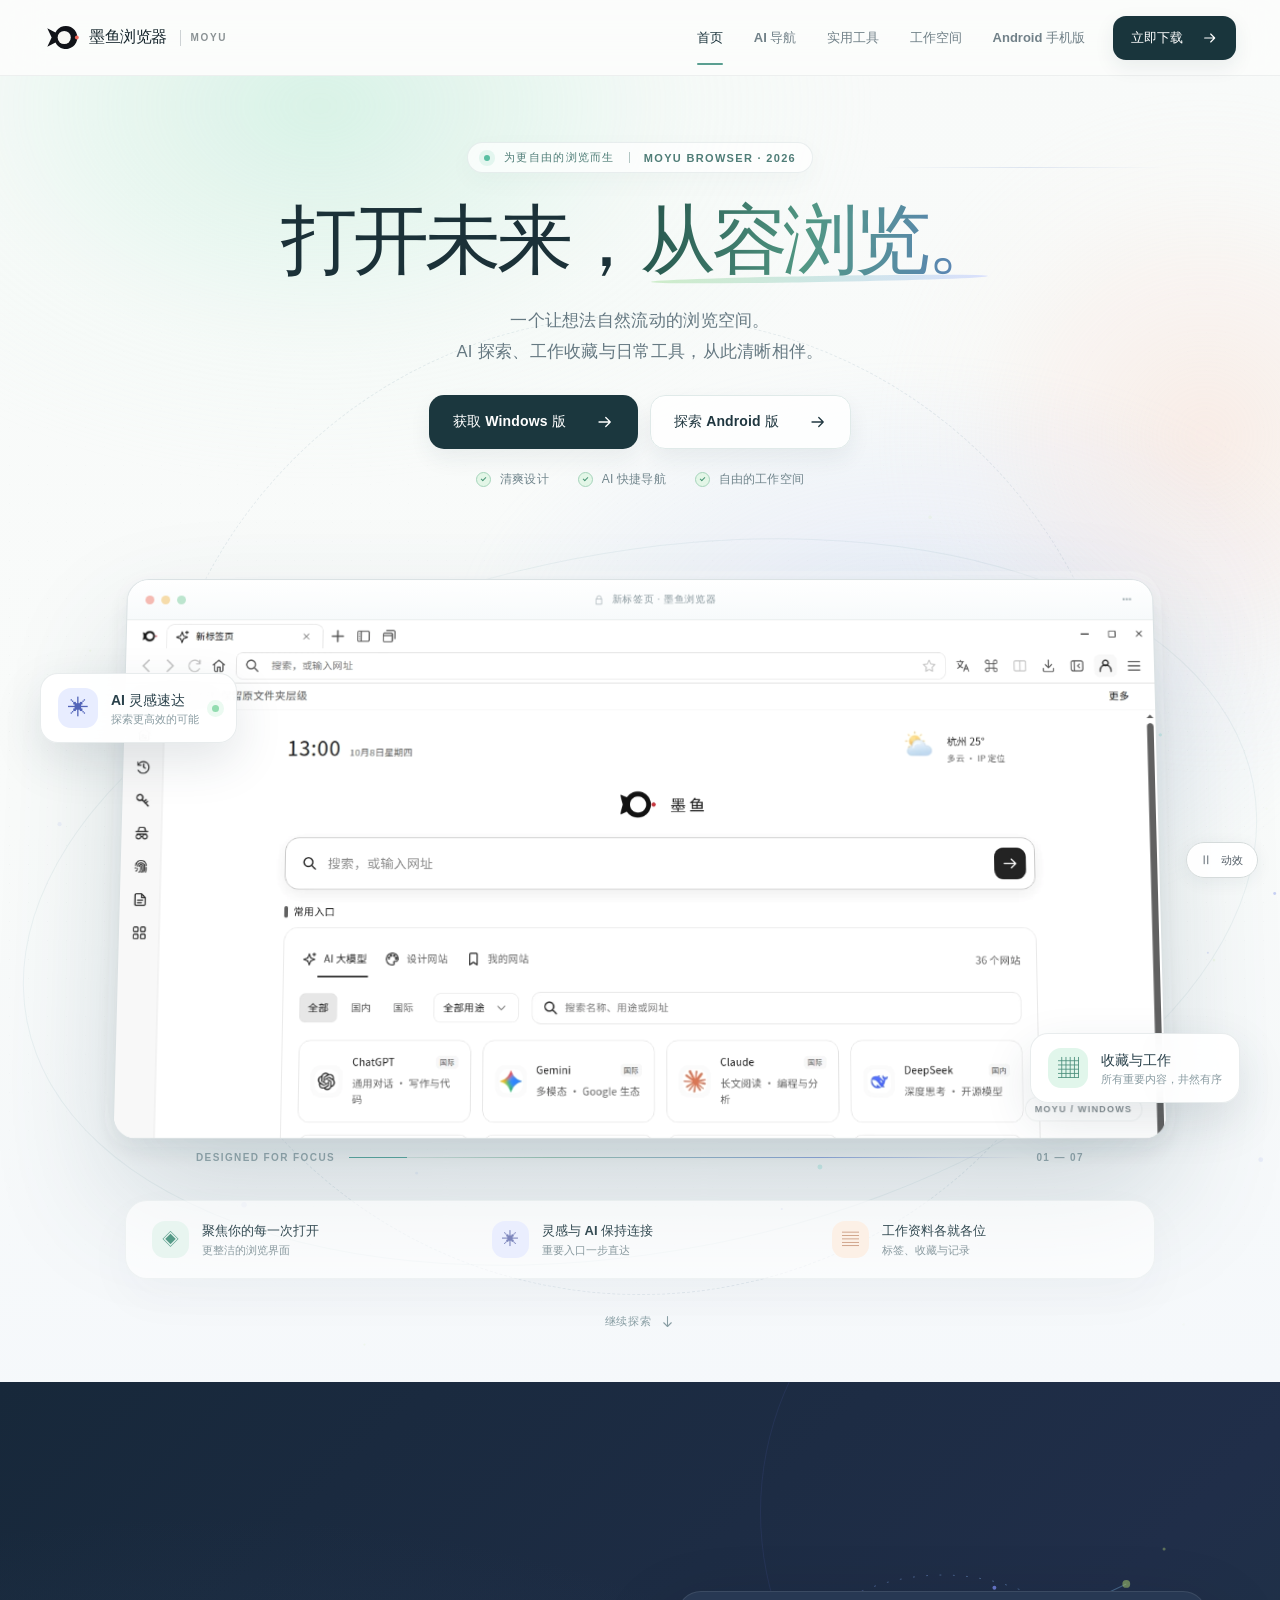
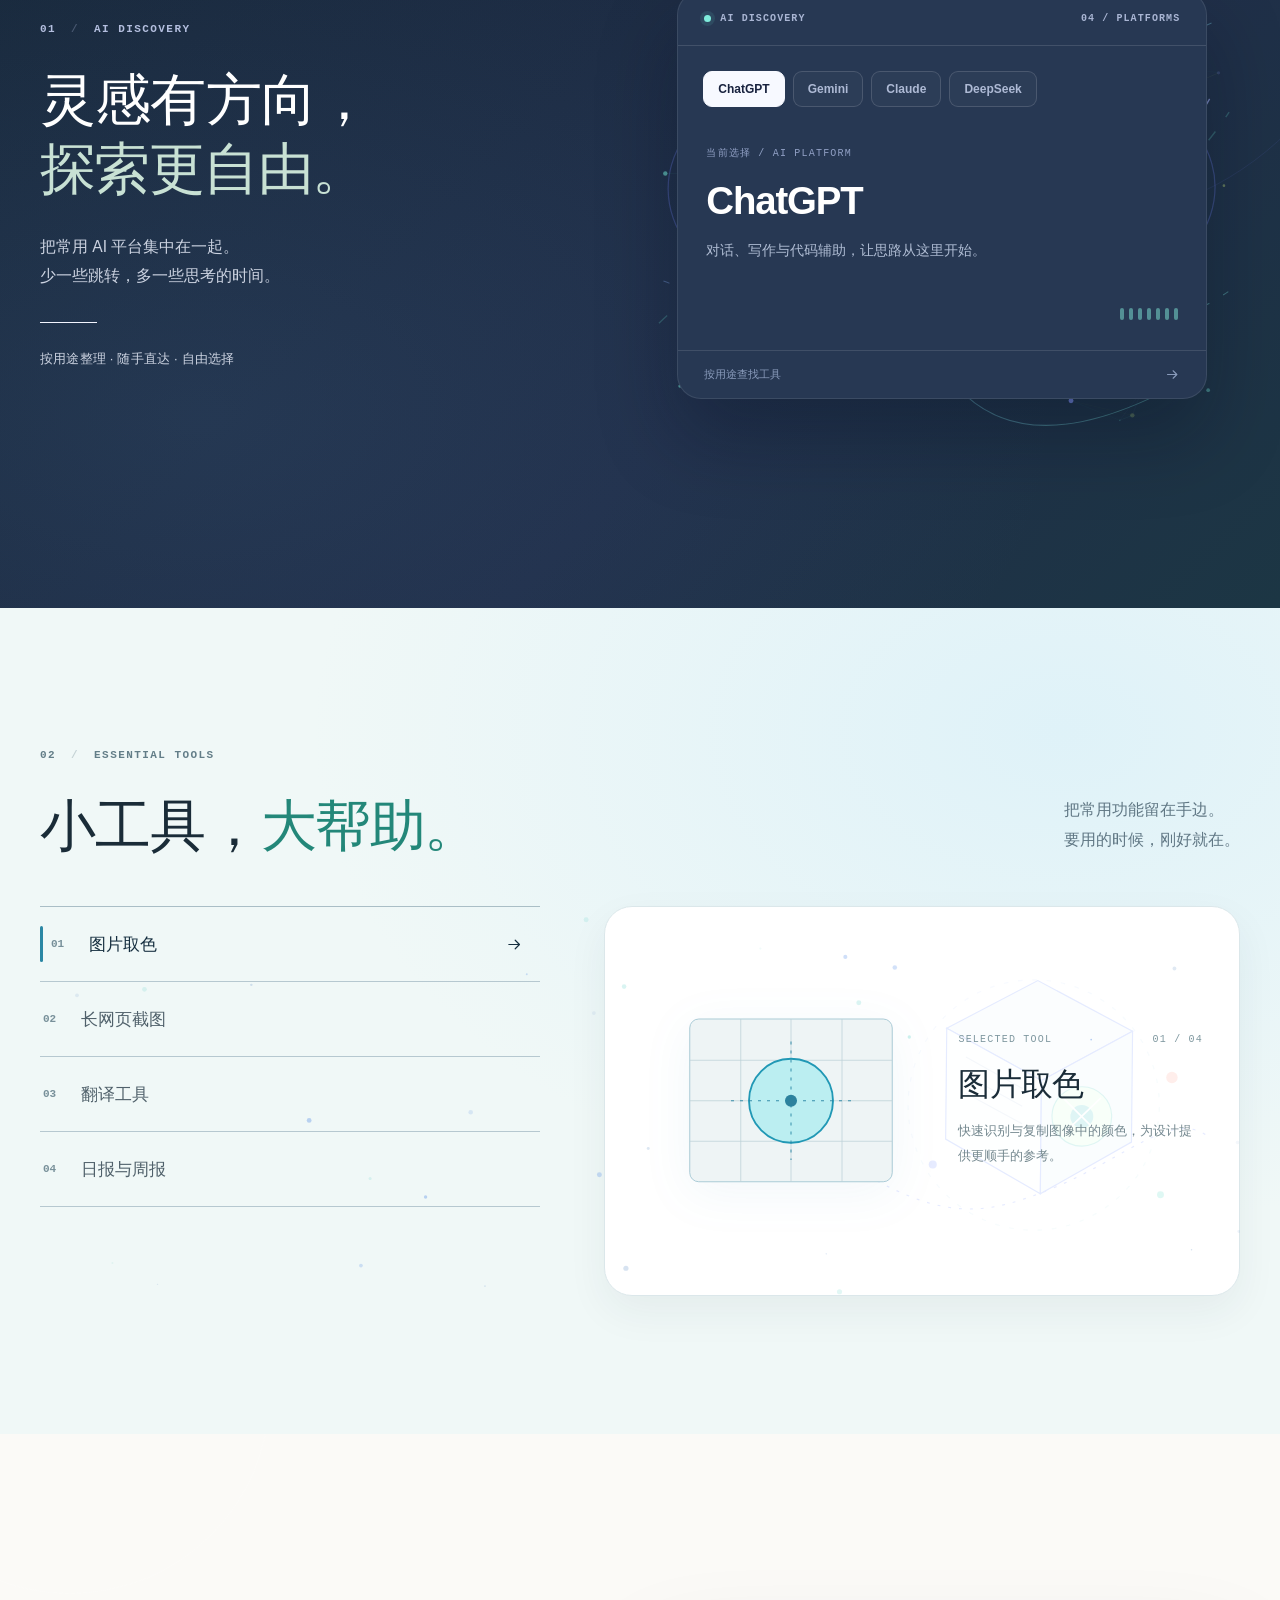
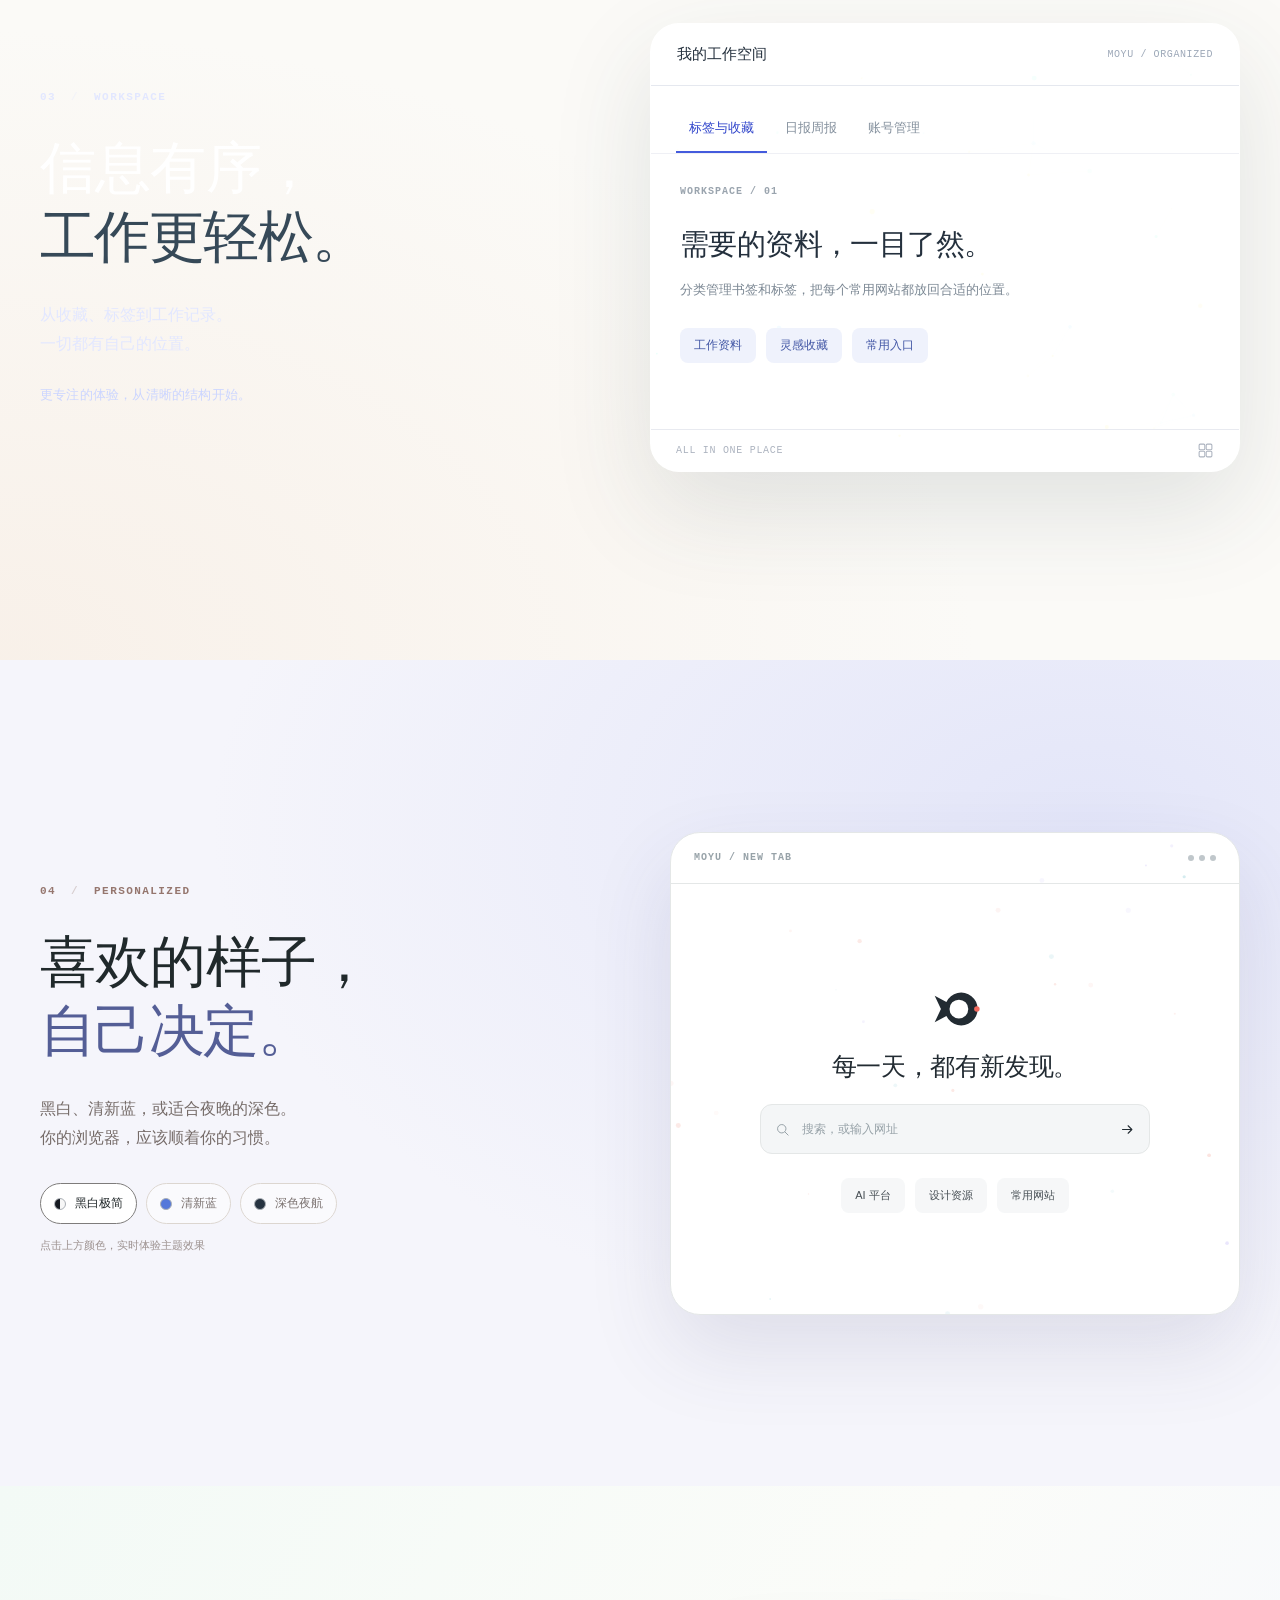
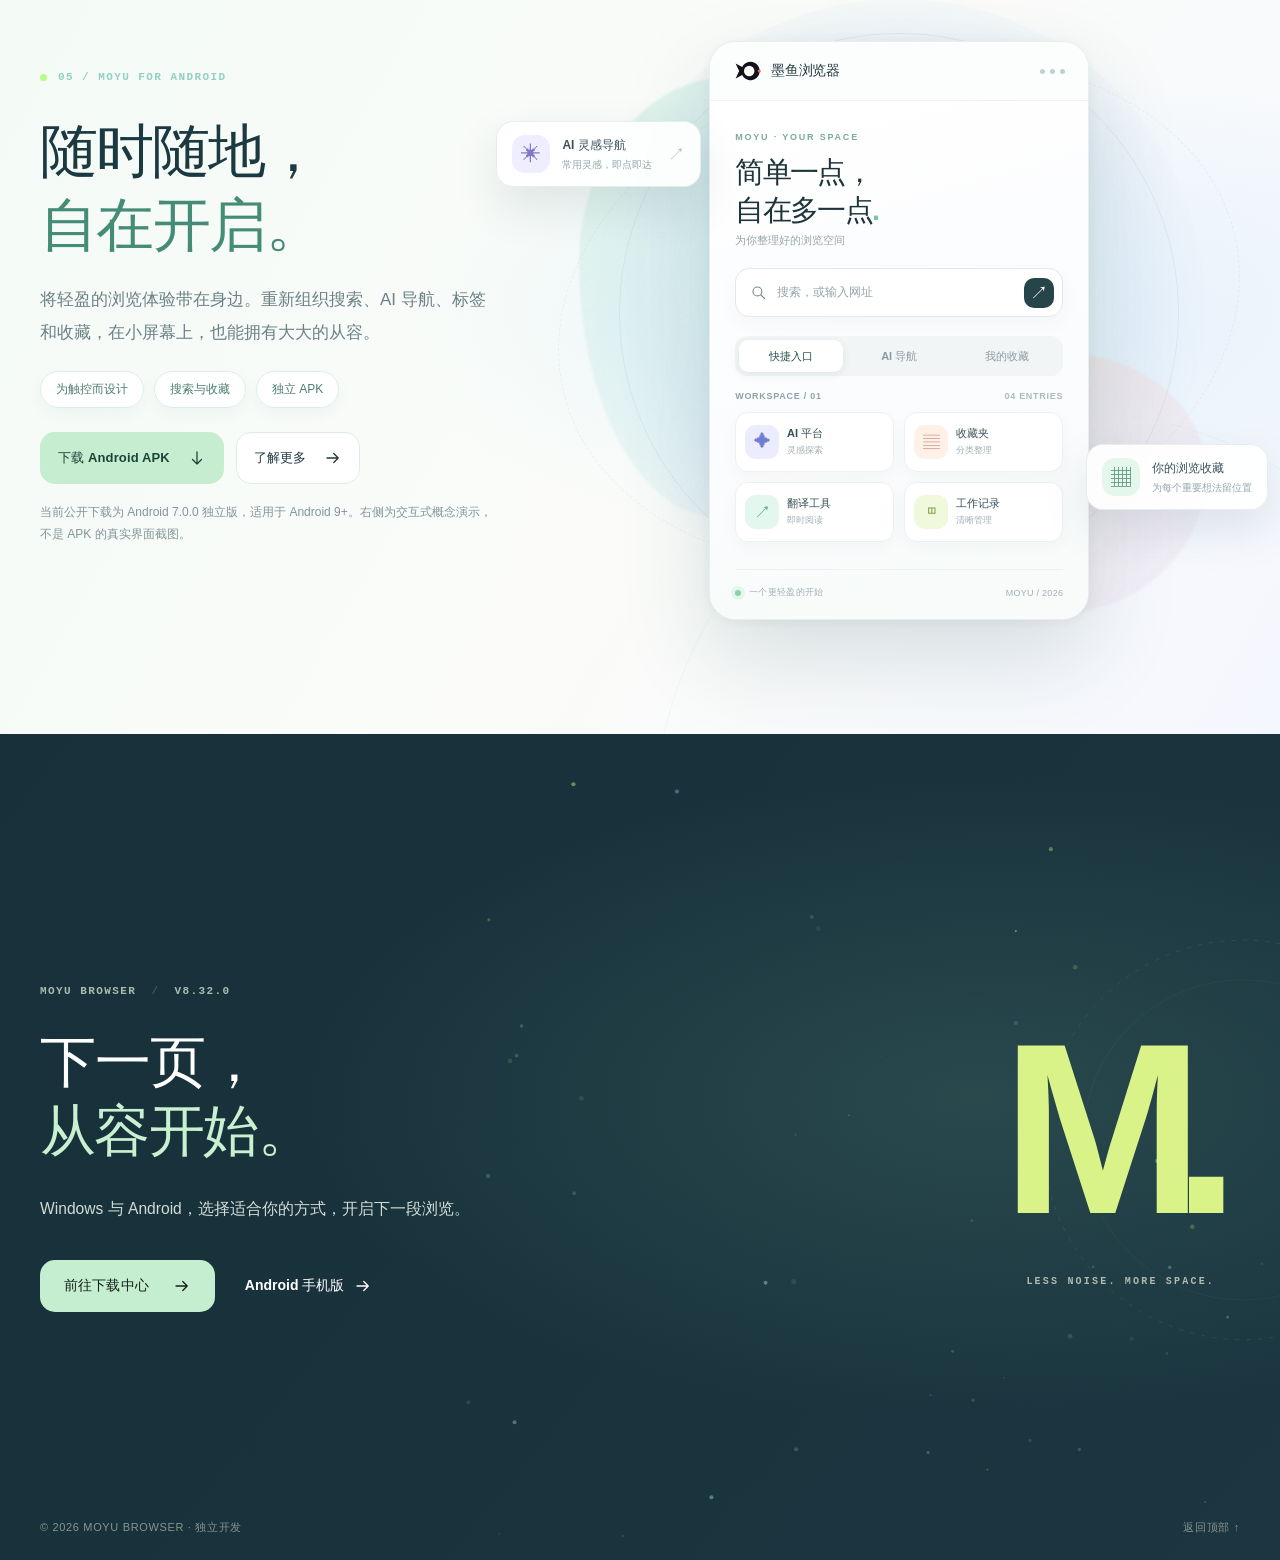
<file: index.html>
<!DOCTYPE html>

<html lang="zh-CN">
<head>
<meta charset="utf-8"/><meta content="width=device-width,initial-scale=1,viewport-fit=cover" name="viewport"/>
<meta content="#f8f9f6" name="theme-color"/><meta content="墨鱼浏览器 Windows 8.32.0 与 Android 7.0 官网。探索 AI 导航、实用工具、标签与工作空间。全新 SVG 矢量插画与轻量粒子动效。" name="description"/>
<title>墨鱼浏览器 · 更从容的 Windows 与 Android 浏览体验</title>
<link href="assets/moyu-mark.svg" rel="icon" type="image/svg+xml"/><link as="image" href="assets/browser-real-8.32.webp" rel="preload"/>
<link href="styles.css?v=11.0.0" rel="stylesheet"/><script defer="" src="app.js?v=11.0.0"></script>
<link href="theme-v11.css?v=11.0.0" rel="stylesheet"/><script src="motion-v11.js?v=11.0.0" defer></script></head>
<body data-page="home">
<a class="skip-link" href="#main">跳转到主要内容</a>
<svg aria-hidden="true" class="icons" focusable="false"><defs>
<symbol id="i-arrow" viewbox="0 0 24 24"><path d="M4 12h15m-6-6 6 6-6 6" fill="none" stroke="currentColor" stroke-linecap="round" stroke-linejoin="round" stroke-width="1.7"></path></symbol>
<symbol id="i-down" viewbox="0 0 24 24"><path d="M12 4v16m-6-6 6 6 6-6" fill="none" stroke="currentColor" stroke-linecap="round" stroke-linejoin="round" stroke-width="1.7"></path></symbol>
<symbol id="i-external" viewbox="0 0 24 24"><path d="M5 19 19 5M8 5h11v11" fill="none" stroke="currentColor" stroke-linecap="round" stroke-linejoin="round" stroke-width="1.7"></path></symbol>
<symbol id="i-search" viewbox="0 0 24 24"><circle cx="10.8" cy="10.8" fill="none" r="6.7" stroke="currentColor" stroke-width="1.6"></circle><path d="m16 16 5 5" stroke="currentColor" stroke-linecap="round" stroke-width="1.6"></path></symbol>
<symbol id="i-grid" viewbox="0 0 24 24"><rect fill="none" height="8" rx="1.5" stroke="currentColor" stroke-width="1.5" width="8" x="3" y="3"></rect><rect fill="none" height="8" rx="1.5" stroke="currentColor" stroke-width="1.5" width="8" x="13" y="3"></rect><rect fill="none" height="8" rx="1.5" stroke="currentColor" stroke-width="1.5" width="8" x="3" y="13"></rect><rect fill="none" height="8" rx="1.5" stroke="currentColor" stroke-width="1.5" width="8" x="13" y="13"></rect></symbol>
<symbol id="i-book" viewbox="0 0 24 24"><path d="M5 3.5h13a2 2 0 0 1 2 2V21l-8-5-8 5V5.5a2 2 0 0 1 2-2Z" fill="none" stroke="currentColor" stroke-linejoin="round" stroke-width="1.6"></path></symbol>
<symbol id="i-wand" viewbox="0 0 24 24"><path d="m4 20 12-12 4 4L8 24M13 3l.7 2.4L16 6l-2.3.6L13 9l-.7-2.4L10 6l2.3-.6L13 3Zm7 0 .5 1.5L22 5l-1.5.5L20 7l-.5-1.5L18 5l1.5-.5L20 3Z" fill="none" stroke="currentColor" stroke-linecap="round" stroke-linejoin="round" stroke-width="1.4"></path></symbol>
</defs></svg>
<div aria-hidden="true" class="top-progress"><span id="page-progress"></span></div>
<header class="site-header" id="top">
<div class="header-inner">
<a aria-label="墨鱼浏览器官网首页" class="brand" href="./"><img alt="" height="34" src="assets/moyu-mark.svg" width="34"/><span class="brand-name">墨鱼浏览器</span><span class="brand-separator"></span><span class="brand-en">MOYU</span></a>
<nav aria-label="主导航" class="desktop-nav"><a class="active" data-nav="intro" href="#intro">首页</a><a data-nav="ai" href="#ai">AI 导航</a><a data-nav="tools" href="#tools">实用工具</a><a data-nav="workspace" href="#workspace">工作空间</a><a href="#android">Android 手机版</a></nav>
<a class="nav-download" href="download.html">立即下载 <svg aria-hidden="true"><use href="#i-arrow"></use></svg></a>
<button aria-controls="mobile-menu" aria-expanded="false" aria-label="打开导航菜单" class="menu-toggle" id="menu-toggle" type="button"><span></span><span></span></button>
</div>
<nav aria-label="移动端导航" class="mobile-menu" hidden="" id="mobile-menu"><a href="#intro">首页</a><a href="#ai">AI 导航</a><a href="#tools">实用工具</a><a href="#workspace">工作空间</a><a href="#personalize">个性化</a><a href="download.html">下载中心</a><a href="#android">Android 手机版</a></nav>
</header>
<main id="main">
<!-- 01 / Immersive centered introduction -->
<section aria-labelledby="intro-title" class="chapter chapter-hero chapter-hero-v11" data-chapter="01" id="intro">
  <div class="hero-ambient ambient-mint" aria-hidden="true"></div><div class="hero-ambient ambient-peach" aria-hidden="true"></div><div class="hero-ambient ambient-violet" aria-hidden="true"></div>
  <div class="hero-grain" aria-hidden="true"></div>
  <div class="container hero-container-v11">
    <div class="chapter-copy hero-copy hero-copy-v11">
      <p class="hero-kicker-v11" data-reveal><span class="kicker-light"></span> 为更自由的浏览而生 <span class="hero-kicker-divider"></span> MOYU BROWSER · 2026</p>
      <h1 class="headline hero-title-v11" data-reveal id="intro-title">打开未来，<span class="hero-gradient-word">从容浏览。</span></h1>
      <p class="copy-lead hero-lead-v11" data-reveal>一个让想法自然流动的浏览空间。<br class="hero-desktop-break">AI 探索、工作收藏与日常工具，从此清晰相伴。</p>
      <div class="actions hero-actions-v11" data-reveal><a class="button button-dark button-hero-primary" href="download.html"><span>获取 Windows 版</span><svg aria-hidden="true"><use href="#i-arrow"></use></svg></a><a class="button button-soft button-hero-secondary" href="android.html"><span>探索 Android 版</span><svg aria-hidden="true"><use href="#i-arrow"></use></svg></a></div>
      <div class="hero-trust" data-reveal><span><i></i>清爽设计</span><span><i></i>AI 快捷导航</span><span><i></i>自由的工作空间</span></div>
    </div>
    <div class="hero-visual hero-visual-v11" aria-label="墨鱼浏览器 Windows 界面展示，采用浏览器截图" data-reveal>
      <div class="hero-light-plane" aria-hidden="true"></div><div class="hero-outline hero-outline-one" aria-hidden="true"></div><div class="hero-outline hero-outline-two" aria-hidden="true"></div>
      <canvas class="motion-particles" data-particles="hero" aria-hidden="true"></canvas>
      <div class="hero-floating-card hero-float-left" aria-hidden="true"><span class="floating-glyph floating-glyph-blue">✳</span><span><strong>AI 灵感速达</strong><small>探索更高效的可能</small></span><span class="floating-bubble"></span></div>
      <div class="hero-floating-card hero-float-right" aria-hidden="true"><span class="floating-glyph floating-glyph-mint">▦</span><span><strong>收藏与工作</strong><small>所有重要内容，井然有序</small></span></div>
      <div class="hero-window-frame">
        <div class="hero-window-top"><div class="hero-window-dots"><i></i><i></i><i></i></div><span class="hero-window-address"><svg viewBox="0 0 24 24" fill="none" aria-hidden="true"><path d="M8 10V8a4 4 0 0 1 8 0v2M7 10h10v10H7z" stroke="currentColor" stroke-width="1.4" stroke-linecap="round" stroke-linejoin="round"/></svg> 新标签页 · 墨鱼浏览器</span><span class="hero-window-menu">⋯</span></div>
        <div class="hero-window-screen"><img alt="墨鱼浏览器 Windows 8.32.0 实际新标签页截图：AI 导航、搜索与常用网址" width="1440" height="1120" src="assets/browser-real-8.32.webp" fetchpriority="high"></div>
        <span class="hero-window-corner" aria-hidden="true">MOYU  /  WINDOWS</span>
      </div>
      <div class="hero-bottom-ruler" aria-hidden="true"><span>DESIGNED FOR FOCUS</span><div class="hero-flow-line"><i></i></div><span>01 — 07</span></div>
    </div>
    <div class="hero-experience-bar" data-reveal><div><span class="experience-icon">◈</span><span><b>聚焦你的每一次打开</b><small>更整洁的浏览界面</small></span></div><div><span class="experience-icon">✳</span><span><b>灵感与 AI 保持连接</b><small>重要入口一步直达</small></span></div><div><span class="experience-icon">▤</span><span><b>工作资料各就各位</b><small>标签、收藏与记录</small></span></div></div>
  </div>
  <a aria-label="继续了解 AI 导航" class="scroll-next scroll-next-v11" href="#ai"><span>继续探索</span><svg aria-hidden="true"><use href="#i-down"></use></svg></a>
</section>
<!-- 02 / AI -->
<section aria-labelledby="ai-title" class="chapter chapter-ai" data-chapter="02" id="ai">
<div class="container chapter-grid ai-grid">
<div class="chapter-copy"><p class="kicker" data-reveal="">01 <span class="kicker-slash">/</span> AI DISCOVERY</p><h2 class="headline" data-reveal="" id="ai-title">灵感有方向，<br/><span class="emphasis">探索更自由。</span></h2><p class="copy-lead" data-reveal="">把常用 AI 平台集中在一起。<br/>少一些跳转，多一些思考的时间。</p><div class="section-divider" data-reveal=""></div><p class="copy-mini" data-reveal="">按用途整理 · 随手直达 · 自由选择</p></div>
<div class="ai-showcase" data-reveal=""><img alt="" aria-hidden="true" class="scene-illustration ai-illustration" loading="lazy" src="assets/ai-constellation.svg"/><canvas aria-hidden="true" class="motion-particles" data-particles="ai"></canvas>
<svg aria-hidden="true" class="ai-backdrop" viewbox="0 0 640 480"><circle class="ai-halo-ring" cx="320" cy="238" r="183"></circle><circle class="ai-halo-ring inner" cx="320" cy="238" r="138"></circle><path class="ai-signal" d="M35 354C175 172 420 486 614 124"></path><path class="ai-signal secondary" d="M15 378C190 205 426 448 628 151"></path></svg>
<div class="ai-panel"><div class="panel-topline"><span><i class="status-dot"></i> AI DISCOVERY</span><span>04 / PLATFORMS</span></div>
<div aria-label="选择 AI 平台" class="ai-tabs" role="group"><button aria-pressed="true" class="ai-tab is-selected" data-ai="0" type="button">ChatGPT</button><button aria-pressed="false" class="ai-tab" data-ai="1" type="button">Gemini</button><button aria-pressed="false" class="ai-tab" data-ai="2" type="button">Claude</button><button aria-pressed="false" class="ai-tab" data-ai="3" type="button">DeepSeek</button></div>
<div aria-live="polite" class="ai-content"><span class="panel-eyebrow">当前选择 / AI PLATFORM</span><h3 id="ai-model">ChatGPT</h3><p id="ai-description">对话、写作与代码辅助，让思路从这里开始。</p><div aria-hidden="true" class="ai-equalizer"><i></i><i></i><i></i><i></i><i></i><i></i><i></i></div></div>
<div class="panel-footerline"><span>按用途查找工具</span><svg aria-hidden="true"><use href="#i-arrow"></use></svg></div>
</div>
</div>
</div>
</section>
<!-- 03 / tools -->
<section aria-labelledby="tools-title" class="chapter chapter-tools" data-chapter="03" id="tools"><div class="container">
<div class="section-top"><div><p class="kicker" data-reveal="">02 <span class="kicker-slash">/</span> ESSENTIAL TOOLS</p><h2 class="headline" data-reveal="" id="tools-title">小工具，<span class="emphasis">大帮助。</span></h2></div><p class="copy-lead" data-reveal="">把常用功能留在手边。<br/>要用的时候，刚好就在。</p></div>
<div class="tools-layout" data-reveal="">
<div aria-label="体验工具介绍" class="tool-options" role="group"><button aria-pressed="true" class="tool-choice is-selected" data-tool="0" type="button"><span class="tool-number">01</span><span>图片取色</span><svg aria-hidden="true"><use href="#i-arrow"></use></svg></button><button aria-pressed="false" class="tool-choice" data-tool="1" type="button"><span class="tool-number">02</span><span>长网页截图</span><svg aria-hidden="true"><use href="#i-arrow"></use></svg></button><button aria-pressed="false" class="tool-choice" data-tool="2" type="button"><span class="tool-number">03</span><span>翻译工具</span><svg aria-hidden="true"><use href="#i-arrow"></use></svg></button><button aria-pressed="false" class="tool-choice" data-tool="3" type="button"><span class="tool-number">04</span><span>日报与周报</span><svg aria-hidden="true"><use href="#i-arrow"></use></svg></button></div>
<div aria-live="polite" class="tool-display" data-variant="0"><img alt="" aria-hidden="true" class="scene-illustration tools-illustration" loading="lazy" src="assets/geometry-tools.svg"/><canvas aria-hidden="true" class="motion-particles" data-particles="tools"></canvas><svg aria-hidden="true" class="tool-graphic" viewbox="0 0 400 260"><rect class="tool-grid-back" height="217" rx="12" width="270" x="65" y="20"></rect><path class="tool-grid-lines" d="M65 75H335M65 129H335M65 183H335M133 20V237M200 20V237M268 20V237"></path><circle class="tool-target" cx="200" cy="129" r="56"></circle><circle class="tool-target-inner" cx="200" cy="129" r="8"></circle><path class="tool-cross" d="M200 50V208M120 129H280"></path></svg><div class="tool-display-info"><span class="panel-eyebrow">SELECTED TOOL <span id="tool-count">01 / 04</span></span><h3 id="tool-name">图片取色</h3><p id="tool-description">快速识别与复制图像中的颜色，为设计提供更顺手的参考。</p></div></div>
</div>
</div></section>
<!-- 04 / workflow -->
<section aria-labelledby="work-title" class="chapter chapter-work" data-chapter="04" id="workspace"><div class="container chapter-grid work-grid">
<div class="chapter-copy"><p class="kicker" data-reveal="">03 <span class="kicker-slash">/</span> WORKSPACE</p><h2 class="headline" data-reveal="" id="work-title">信息有序，<br/><span class="emphasis">工作更轻松。</span></h2><p class="copy-lead" data-reveal="">从收藏、标签到工作记录。<br/>一切都有自己的位置。</p><p class="copy-mini" data-reveal="">更专注的体验，从清晰的结构开始。</p></div>
<div class="work-window" data-reveal=""><canvas aria-hidden="true" class="motion-particles" data-particles="work"></canvas><div class="work-toolbar"><span class="work-brand">我的工作空间</span><span class="work-time">MOYU / ORGANIZED</span></div><div aria-label="工作空间功能" class="work-tabs" role="tablist"><button aria-controls="work-panel" aria-selected="true" class="is-selected" data-work="0" id="work-tab-0" role="tab" tabindex="0" type="button">标签与收藏</button><button aria-controls="work-panel" aria-selected="false" data-work="1" id="work-tab-1" role="tab" tabindex="-1" type="button">日报周报</button><button aria-controls="work-panel" aria-selected="false" data-work="2" id="work-tab-2" role="tab" tabindex="-1" type="button">账号管理</button></div>
<div aria-labelledby="work-tab-0" class="work-panel" id="work-panel" role="tabpanel"><p class="work-kicker">WORKSPACE / 01</p><h3 id="work-panel-title">需要的资料，一目了然。</h3><p id="work-panel-description">分类管理书签和标签，把每个常用网站都放回合适的位置。</p><div class="work-chips" id="work-panel-chips"><span>工作资料</span><span>灵感收藏</span><span>常用入口</span></div></div>
<div class="work-window-bottom"><span>ALL IN ONE PLACE</span><svg aria-hidden="true"><use href="#i-grid"></use></svg></div>
</div>
</div></section>
<!-- 05 / personal theme -->
<section aria-labelledby="personal-title" class="chapter chapter-personal" data-chapter="05" id="personalize"><div class="container chapter-grid personal-grid">
<div class="chapter-copy"><p class="kicker" data-reveal="">04 <span class="kicker-slash">/</span> PERSONALIZED</p><h2 class="headline" data-reveal="" id="personal-title">喜欢的样子，<br/><span class="emphasis">自己决定。</span></h2><p class="copy-lead" data-reveal="">黑白、清新蓝，或适合夜晚的深色。<br/>你的浏览器，应该顺着你的习惯。</p><div aria-label="体验主题颜色" class="theme-choices" data-reveal="" role="group"><button aria-pressed="true" class="theme-choice is-selected" data-theme="neutral" type="button"><span class="theme-dot neutral"></span>黑白极简</button><button aria-pressed="false" class="theme-choice" data-theme="blue" type="button"><span class="theme-dot blue"></span>清新蓝</button><button aria-pressed="false" class="theme-choice" data-theme="night" type="button"><span class="theme-dot night"></span>深色夜航</button></div><p class="demo-hint" data-reveal="">点击上方颜色，实时体验主题效果</p></div>
<div class="personal-preview" data-reveal="" data-theme-active="neutral"><canvas aria-hidden="true" class="motion-particles" data-particles="personal"></canvas><div class="preview-top"><span>MOYU / NEW TAB</span><div><i></i><i></i><i></i></div></div><div class="preview-center"><div class="preview-emblem"><svg aria-hidden="true" viewbox="0 0 64 64"><path d="M6 15 21 23a21 21 0 1 1 0 18L6 49l8-17Z" fill="currentColor"></path><circle cx="37" cy="32" fill="var(--preview-paper)" r="12"></circle><circle cx="60" cy="32" fill="#f36a5f" r="3.5"></circle></svg></div><h3>每一天，都有新发现。</h3><div class="preview-search"><svg aria-hidden="true"><use href="#i-search"></use></svg><span>搜索，或输入网址</span><svg aria-hidden="true"><use href="#i-arrow"></use></svg></div><div class="preview-shortcuts"><span>AI 平台</span><span>设计资源</span><span>常用网站</span></div></div></div>
</div></section>
<!-- 06 / Android showcase - no phone frame -->
<section aria-labelledby="android-title" class="chapter chapter-android chapter-android-v11" data-chapter="06" id="android">
  <div class="container android-grid-v11">
    <div class="chapter-copy android-copy-v11">
      <p class="kicker" data-reveal><span class="kicker-dot"></span> 05 / MOYU FOR ANDROID</p>
      <h2 class="headline" data-reveal id="android-title">随时随地，<br><span class="emphasis">自在开启。</span></h2>
      <p class="copy-lead" data-reveal>将轻盈的浏览体验带在身边。重新组织搜索、AI 导航、标签和收藏，在小屏幕上，也能拥有大大的从容。</p>
      <div class="android-feature-chips" data-reveal><span>为触控而设计</span><span>搜索与收藏</span><span>独立 APK</span></div>
      <div class="actions" data-reveal><a class="button button-mint" download href="downloads/MoyuBrowser_7.0.0_Android.apk">下载 Android APK <svg aria-hidden="true"><use href="#i-down"></use></svg></a><a class="button button-soft" href="android.html">了解更多 <svg aria-hidden="true"><use href="#i-arrow"></use></svg></a></div>
      <p class="android-note" data-reveal>当前公开下载为 Android 7.0.0 独立版，适用于 Android 9+。右侧为交互式概念演示，不是 APK 的真实界面截图。</p>
    </div>
    <div class="android-v11-stage" data-reveal><div class="moyu-app-scene" data-mobile-demo>
  <div class="demo-atmosphere demo-atmosphere-a" aria-hidden="true"></div>
  <div class="demo-atmosphere demo-atmosphere-b" aria-hidden="true"></div>
  <div class="demo-orbit demo-orbit-a" aria-hidden="true"></div><div class="demo-orbit demo-orbit-b" aria-hidden="true"></div>
  <div class="demo-float demo-float-ai" aria-hidden="true"><span class="demo-float-icon">✳</span><span><b>AI 灵感导航</b><small>常用灵感，即点即达</small></span><span class="demo-floating-arrow">↗</span></div>
  <div class="demo-float demo-float-book" aria-hidden="true"><span class="demo-float-book-icon">▦</span><span><b>你的浏览收藏</b><small>为每个重要想法留位置</small></span></div>
  <div class="demo-main-window" aria-label="墨鱼浏览器 Android 交互式概念展示，非真实应用截图">
    <div class="demo-window-head"><span class="demo-brand"><img src="assets/moyu-mark.svg" alt="" width="28" height="28"><b>墨鱼浏览器</b></span><span class="demo-window-actions"><i></i><i></i><i></i></span></div>
    <div class="demo-window-inner"><div class="demo-greeting"><span>MOYU · YOUR SPACE</span><h3>简单一点，<br>自在多一点<span class="demo-accent-dot">.</span></h3><p>为你整理好的浏览空间</p></div>
      <div class="demo-search" aria-label="浏览器搜索框概念展示"><svg viewBox="0 0 24 24" fill="none" aria-hidden="true"><circle cx="10.5" cy="10.5" r="6.3" stroke="currentColor" stroke-width="1.6"/><path d="m15.5 15.5 5 5" stroke="currentColor" stroke-width="1.6" stroke-linecap="round"/></svg><span>搜索，或输入网址</span><span class="demo-search-submit">↗</span></div>
      <div class="demo-switcher" role="tablist" aria-label="切换 Android 功能展示"><button type="button" class="is-active" role="tab" aria-selected="true" tabindex="0" data-demo-tab="0">快捷入口</button><button type="button" role="tab" aria-selected="false" tabindex="-1" data-demo-tab="1">AI 导航</button><button type="button" role="tab" aria-selected="false" tabindex="-1" data-demo-tab="2">我的收藏</button></div>
      <div class="demo-content" role="tabpanel" aria-live="polite"><div class="demo-content-title"><span data-demo-label>WORKSPACE / 01</span><span class="demo-content-count" data-demo-count>04 ENTRIES</span></div><div class="demo-tile-grid" data-demo-tiles>
        <div class="demo-tile"><span class="demo-tile-symbol sym-iris">✦</span><strong>AI 平台</strong><small>灵感探索</small></div>
        <div class="demo-tile"><span class="demo-tile-symbol sym-coral">▤</span><strong>收藏夹</strong><small>分类整理</small></div>
        <div class="demo-tile"><span class="demo-tile-symbol sym-mint">↗</span><strong>翻译工具</strong><small>即时阅读</small></div>
        <div class="demo-tile"><span class="demo-tile-symbol sym-lime">◫</span><strong>工作记录</strong><small>清晰管理</small></div>
      </div></div>
      <div class="demo-window-bottom"><span><i class="demo-status-dot"></i> 一个更轻盈的开始</span><span>MOYU / 2026</span></div>
    </div>
  </div>
  <div class="demo-ribbon" aria-hidden="true"><i></i><span>SIMPLER. SMARTER. CALMER.</span></div>
</div></div>
  </div>
</section><section aria-labelledby="release-title" class="chapter chapter-final" data-chapter="07" id="release"><canvas aria-hidden="true" class="motion-particles final-particles" data-particles="final"></canvas><svg aria-hidden="true" class="final-art" viewbox="0 0 1200 720"><circle class="final-ring ring1" cx="888" cy="350" r="282"></circle><circle class="final-ring ring2" cx="888" cy="350" r="226"></circle><path class="final-arc" d="M550 590C800 120 1070 110 1290 372"></path></svg><div class="container final-layout"><div class="chapter-copy"><p class="kicker" data-reveal="">MOYU BROWSER <span class="kicker-slash">/</span> V8.32.0</p><h2 class="headline" data-reveal="" id="release-title">下一页，<br/><span class="emphasis">从容开始。</span></h2><p class="copy-lead" data-reveal="">Windows 与 Android，选择适合你的方式，开启下一段浏览。</p><div class="actions" data-reveal=""><a class="button button-lime" href="download.html">前往下载中心 <svg aria-hidden="true"><use href="#i-arrow"></use></svg></a><a class="link-text final-android-link" href="android.html">Android 手机版 <svg aria-hidden="true"><use href="#i-arrow"></use></svg></a></div></div><div aria-hidden="true" class="final-mark"><span class="final-mono">M.</span><p>LESS NOISE. MORE SPACE.</p></div></div><footer class="site-footer container"><span>© 2026 MOYU BROWSER · 独立开发</span><a href="#intro">返回顶部 ↑</a></footer></section>
</main>
<button aria-label="暂停背景动效" aria-pressed="true" class="motion-toggle" id="motion-toggle" title="暂停背景动效" type="button"><span aria-hidden="true" class="motion-icon">Ⅱ</span><span class="motion-label">动效</span></button></body></html>
</file>
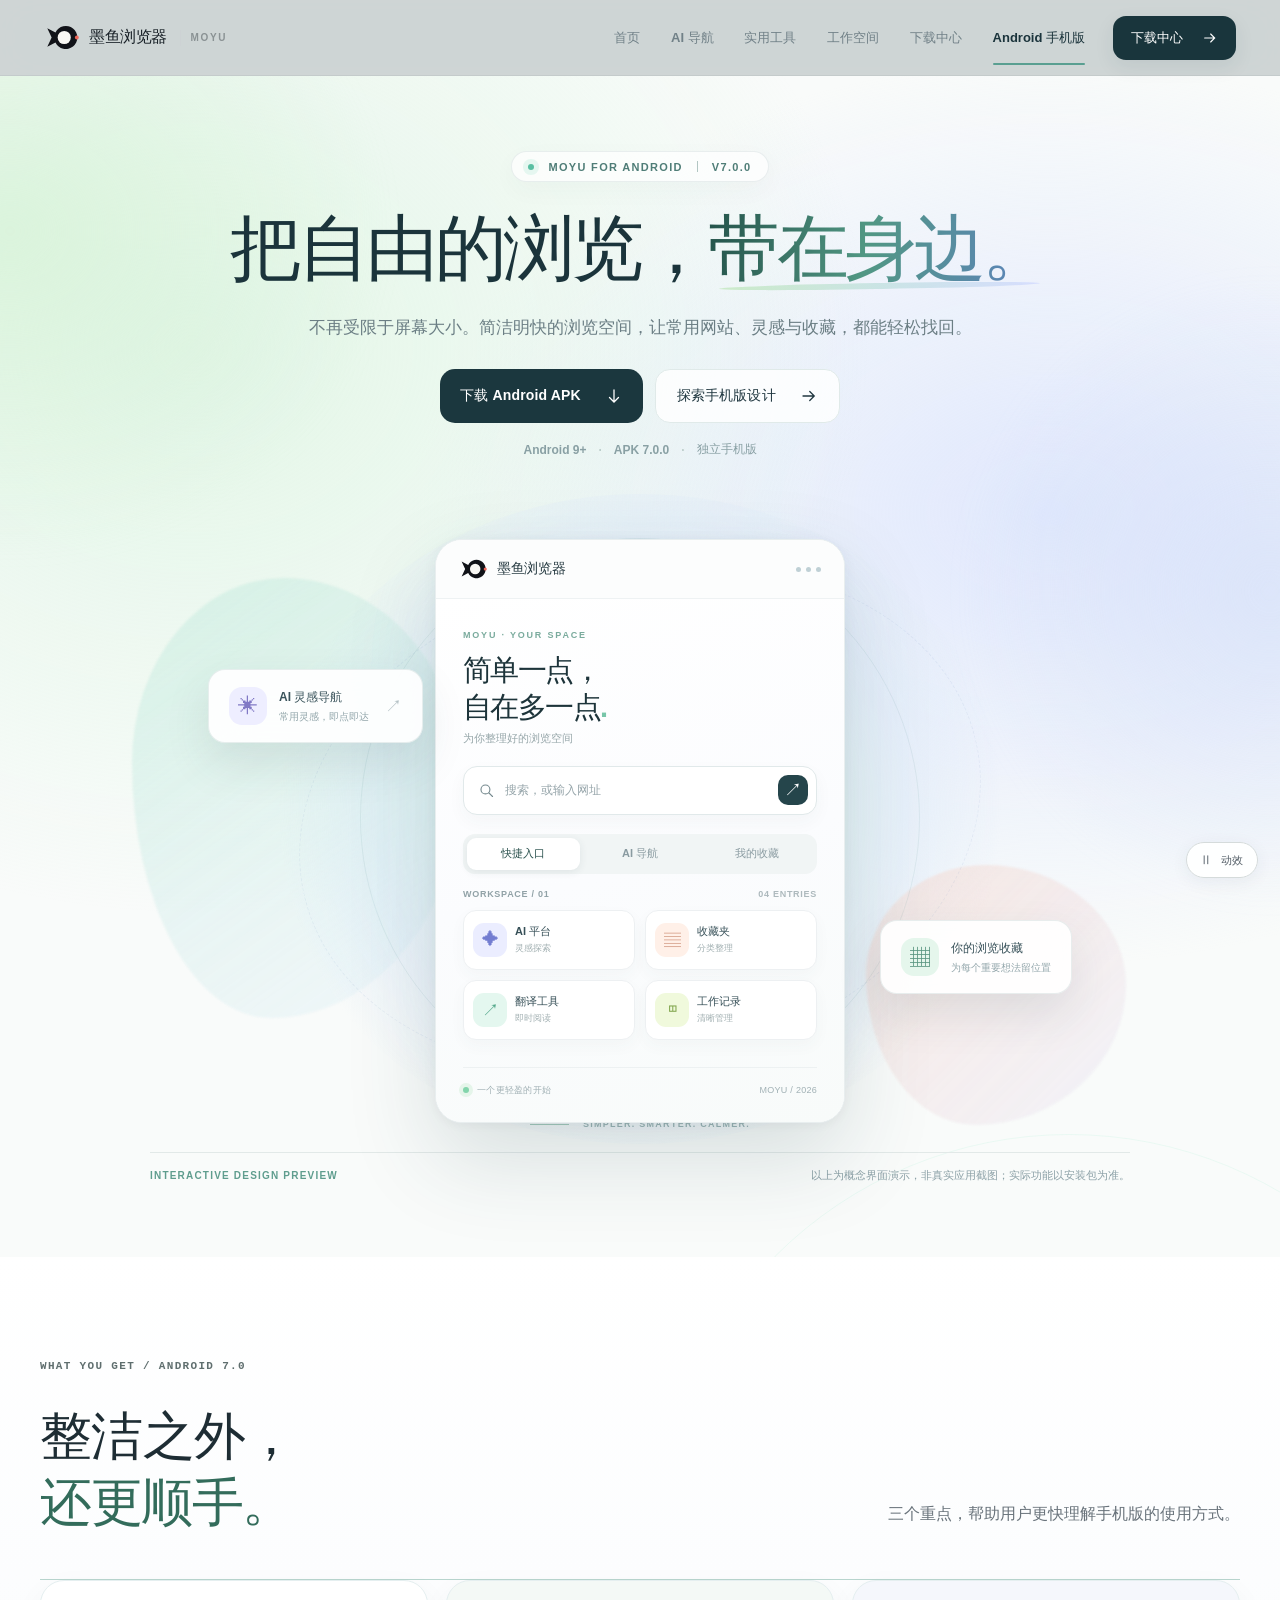
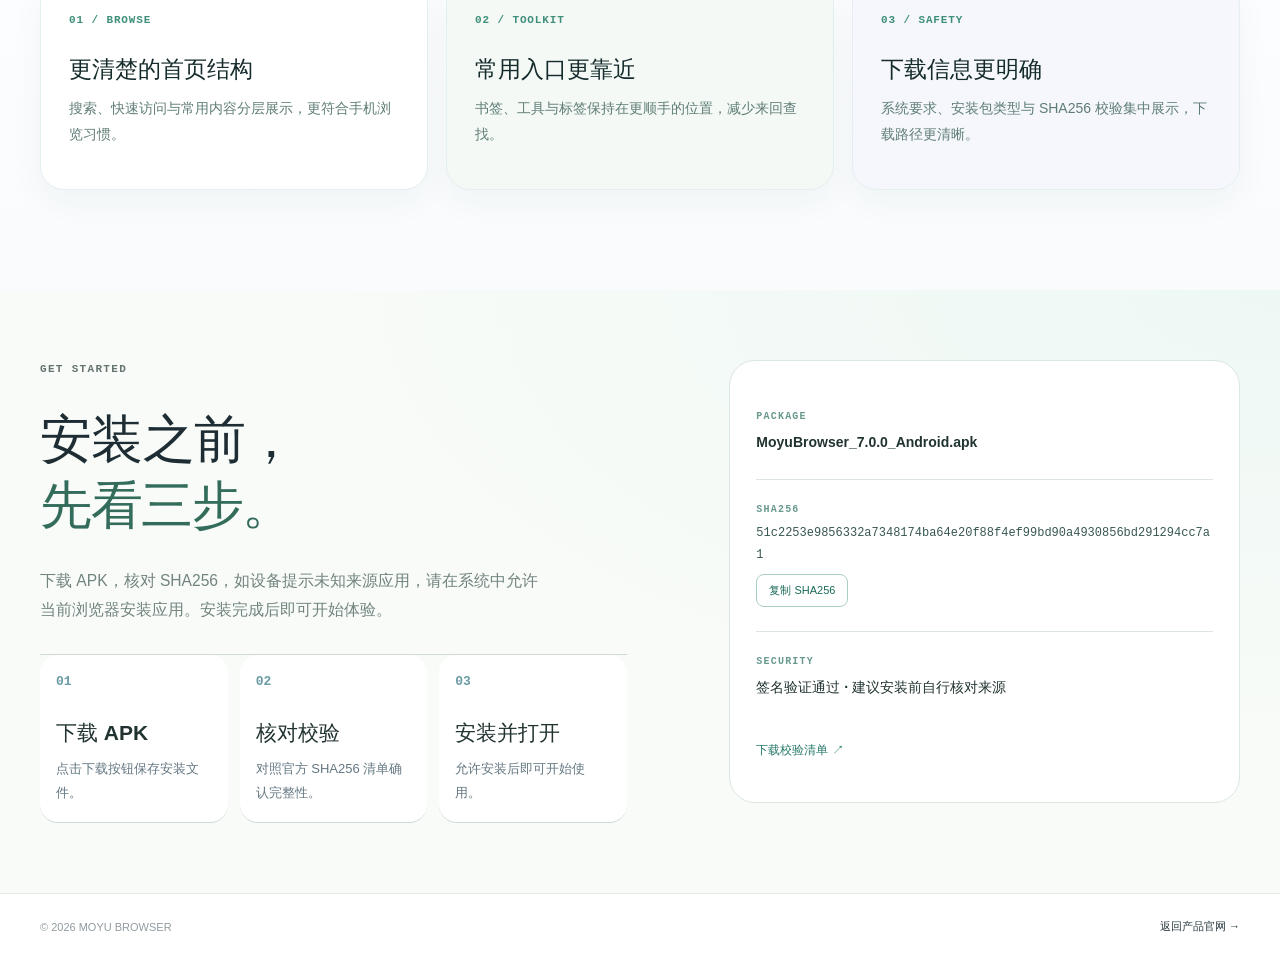
<file: android.html>
<!DOCTYPE html>
<html lang="zh-CN"><head>
<meta charset="utf-8"/><meta content="width=device-width,initial-scale=1,viewport-fit=cover" name="viewport"/><meta content="#f7f8f6" name="theme-color"/><meta content="墨鱼浏览器 Android 7.0.0 手机版官方下载。更整洁的移动界面，提供原生 APK、系统要求与 SHA256 校验。" name="description"/><title>墨鱼浏览器 Android 手机版 · 更整洁的移动浏览体验</title>
<link href="assets/moyu-mark.svg" rel="icon" type="image/svg+xml"/><link href="styles.css?v=11.0.0" rel="stylesheet"/><script defer="" src="app.js?v=11.0.0"></script><link href="theme-v11.css?v=11.0.0" rel="stylesheet"/><script src="motion-v11.js?v=11.0.0" defer></script></head>
<body data-page="android"><a class="skip-link" href="#android-content">跳转到主要内容</a><svg aria-hidden="true" class="icons"><defs><symbol id="i-arrow" viewbox="0 0 24 24"><path d="M4 12h15m-6-6 6 6-6 6" fill="none" stroke="currentColor" stroke-linecap="round" stroke-width="1.7"></path></symbol><symbol id="i-down" viewbox="0 0 24 24"><path d="M12 4v16m-6-6 6 6 6-6" fill="none" stroke="currentColor" stroke-linecap="round" stroke-width="1.7"></path></symbol></defs></svg>
<header class="site-header" id="top"><div class="header-inner"><a aria-label="墨鱼浏览器官网首页" class="brand" href="./"><img alt="" height="34" src="assets/moyu-mark.svg" width="34"/><span class="brand-name">墨鱼浏览器</span><span class="brand-separator"></span><span class="brand-en">MOYU</span></a><nav aria-label="主导航" class="desktop-nav"><a href="./">首页</a><a href="./#ai">AI 导航</a><a href="./#tools">实用工具</a><a href="./#workspace">工作空间</a><a href="download.html">下载中心</a><a class="active" href="#android-content">Android 手机版</a></nav><a class="nav-download" href="download.html">下载中心 <svg aria-hidden="true"><use href="#i-arrow"></use></svg></a><button aria-controls="mobile-menu" aria-expanded="false" aria-label="打开导航菜单" class="menu-toggle" id="menu-toggle" type="button"><span></span><span></span></button></div><nav aria-label="移动端导航" class="mobile-menu" hidden="" id="mobile-menu"><a href="./">首页</a><a href="./#ai">AI 导航</a><a href="download.html">下载中心</a><a href="#android-content">Android 手机版</a></nav></header>
<main id="android-content">
<section class="android-landing android-landing-v11" id="android-hero">
  <div class="android-ambient android-ambient-a" aria-hidden="true"></div><div class="android-ambient android-ambient-b" aria-hidden="true"></div>
  <div class="container android-landing-container-v11">
    <div class="android-top-copy">
      <p class="hero-kicker-v11" data-reveal><span class="kicker-light"></span> MOYU FOR ANDROID <span class="hero-kicker-divider"></span> V7.0.0</p>
      <h1 class="headline" data-reveal>把自由的浏览，<span class="hero-gradient-word">带在身边。</span></h1>
      <p class="copy-lead" data-reveal>不再受限于屏幕大小。简洁明快的浏览空间，让常用网站、灵感与收藏，都能轻松找回。</p>
      <div class="actions" data-reveal><a class="button button-dark button-hero-primary" download href="downloads/MoyuBrowser_7.0.0_Android.apk">下载 Android APK <svg aria-hidden="true"><use href="#i-down"></use></svg></a><a class="button button-soft" href="#android-details">探索手机版设计 <svg aria-hidden="true"><use href="#i-arrow"></use></svg></a></div>
      <p class="android-quicknote" data-reveal>Android 9+ <span>·</span> APK 7.0.0 <span>·</span> 独立手机版</p>
    </div>
    <div class="android-page-scene" data-reveal><div class="moyu-app-scene" data-mobile-demo>
  <div class="demo-atmosphere demo-atmosphere-a" aria-hidden="true"></div>
  <div class="demo-atmosphere demo-atmosphere-b" aria-hidden="true"></div>
  <div class="demo-orbit demo-orbit-a" aria-hidden="true"></div><div class="demo-orbit demo-orbit-b" aria-hidden="true"></div>
  <div class="demo-float demo-float-ai" aria-hidden="true"><span class="demo-float-icon">✳</span><span><b>AI 灵感导航</b><small>常用灵感，即点即达</small></span><span class="demo-floating-arrow">↗</span></div>
  <div class="demo-float demo-float-book" aria-hidden="true"><span class="demo-float-book-icon">▦</span><span><b>你的浏览收藏</b><small>为每个重要想法留位置</small></span></div>
  <div class="demo-main-window" aria-label="墨鱼浏览器 Android 交互式概念展示，非真实应用截图">
    <div class="demo-window-head"><span class="demo-brand"><img src="assets/moyu-mark.svg" alt="" width="28" height="28"><b>墨鱼浏览器</b></span><span class="demo-window-actions"><i></i><i></i><i></i></span></div>
    <div class="demo-window-inner"><div class="demo-greeting"><span>MOYU · YOUR SPACE</span><h3>简单一点，<br>自在多一点<span class="demo-accent-dot">.</span></h3><p>为你整理好的浏览空间</p></div>
      <div class="demo-search" aria-label="浏览器搜索框概念展示"><svg viewBox="0 0 24 24" fill="none" aria-hidden="true"><circle cx="10.5" cy="10.5" r="6.3" stroke="currentColor" stroke-width="1.6"/><path d="m15.5 15.5 5 5" stroke="currentColor" stroke-width="1.6" stroke-linecap="round"/></svg><span>搜索，或输入网址</span><span class="demo-search-submit">↗</span></div>
      <div class="demo-switcher" role="tablist" aria-label="切换 Android 功能展示"><button type="button" class="is-active" role="tab" aria-selected="true" tabindex="0" data-demo-tab="0">快捷入口</button><button type="button" role="tab" aria-selected="false" tabindex="-1" data-demo-tab="1">AI 导航</button><button type="button" role="tab" aria-selected="false" tabindex="-1" data-demo-tab="2">我的收藏</button></div>
      <div class="demo-content" role="tabpanel" aria-live="polite"><div class="demo-content-title"><span data-demo-label>WORKSPACE / 01</span><span class="demo-content-count" data-demo-count>04 ENTRIES</span></div><div class="demo-tile-grid" data-demo-tiles>
        <div class="demo-tile"><span class="demo-tile-symbol sym-iris">✦</span><strong>AI 平台</strong><small>灵感探索</small></div>
        <div class="demo-tile"><span class="demo-tile-symbol sym-coral">▤</span><strong>收藏夹</strong><small>分类整理</small></div>
        <div class="demo-tile"><span class="demo-tile-symbol sym-mint">↗</span><strong>翻译工具</strong><small>即时阅读</small></div>
        <div class="demo-tile"><span class="demo-tile-symbol sym-lime">◫</span><strong>工作记录</strong><small>清晰管理</small></div>
      </div></div>
      <div class="demo-window-bottom"><span><i class="demo-status-dot"></i> 一个更轻盈的开始</span><span>MOYU / 2026</span></div>
    </div>
  </div>
  <div class="demo-ribbon" aria-hidden="true"><i></i><span>SIMPLER. SMARTER. CALMER.</span></div>
</div></div>
    <div class="android-demo-caption"><span>INTERACTIVE DESIGN PREVIEW</span><span>以上为概念界面演示，非真实应用截图；实际功能以安装包为准。</span></div>
  </div>
</section>
<section class="android-details android-details-v9" id="android-details"><div class="container"><div class="section-top compact"><div><p class="kicker">WHAT YOU GET / ANDROID 7.0</p><h2 class="headline">整洁之外，<br/><span class="emphasis">还更顺手。</span></h2></div><p class="copy-lead">三个重点，帮助用户更快理解手机版的使用方式。</p></div><div class="android-features v9"><article><span>01 / BROWSE</span><h3>更清楚的首页结构</h3><p>搜索、快速访问与常用内容分层展示，更符合手机浏览习惯。</p></article><article><span>02 / TOOLKIT</span><h3>常用入口更靠近</h3><p>书签、工具与标签保持在更顺手的位置，减少来回查找。</p></article><article><span>03 / SAFETY</span><h3>下载信息更明确</h3><p>系统要求、安装包类型与 SHA256 校验集中展示，下载路径更清晰。</p></article></div></div></section>
<section class="android-install android-install-v9" id="install"><div class="container android-install-grid"><div><p class="kicker">GET STARTED</p><h2 class="headline">安装之前，<br/><span class="emphasis">先看三步。</span></h2><p class="copy-lead">下载 APK，核对 SHA256，如设备提示未知来源应用，请在系统中允许当前浏览器安装应用。安装完成后即可开始体验。</p><div class="steps-row android-steps"><article><span class="step-counter">01</span><h3>下载 APK</h3><p>点击下载按钮保存安装文件。</p></article><article><span class="step-counter">02</span><h3>核对校验</h3><p>对照官方 SHA256 清单确认完整性。</p></article><article><span class="step-counter">03</span><h3>安装并打开</h3><p>允许安装后即可开始使用。</p></article></div></div><div class="android-checks clean"><div><span>PACKAGE</span><strong>MoyuBrowser_7.0.0_Android.apk</strong></div><div><span>SHA256</span><code>51c2253e9856332a7348174ba64e20f88f4ef99bd90a4930856bd291294cc7a1</code><button class="copy-checksum" data-copy="51c2253e9856332a7348174ba64e20f88f4ef99bd90a4930856bd291294cc7a1" type="button">复制 SHA256</button></div><div><span>SECURITY</span><strong>签名验证通过 · 建议安装前自行核对来源</strong></div><a download="" href="downloads/SHA256SUMS_Android_7.0.0.txt">下载校验清单 ↗</a></div></div></section></main><footer class="download-bottom"><div class="container"><span>© 2026 MOYU BROWSER</span><a href="./">返回产品官网 →</a></div></footer>
<button aria-label="暂停背景动效" aria-pressed="true" class="motion-toggle" id="motion-toggle" title="暂停背景动效" type="button"><span aria-hidden="true" class="motion-icon">Ⅱ</span><span class="motion-label">动效</span></button></body></html>
</file>
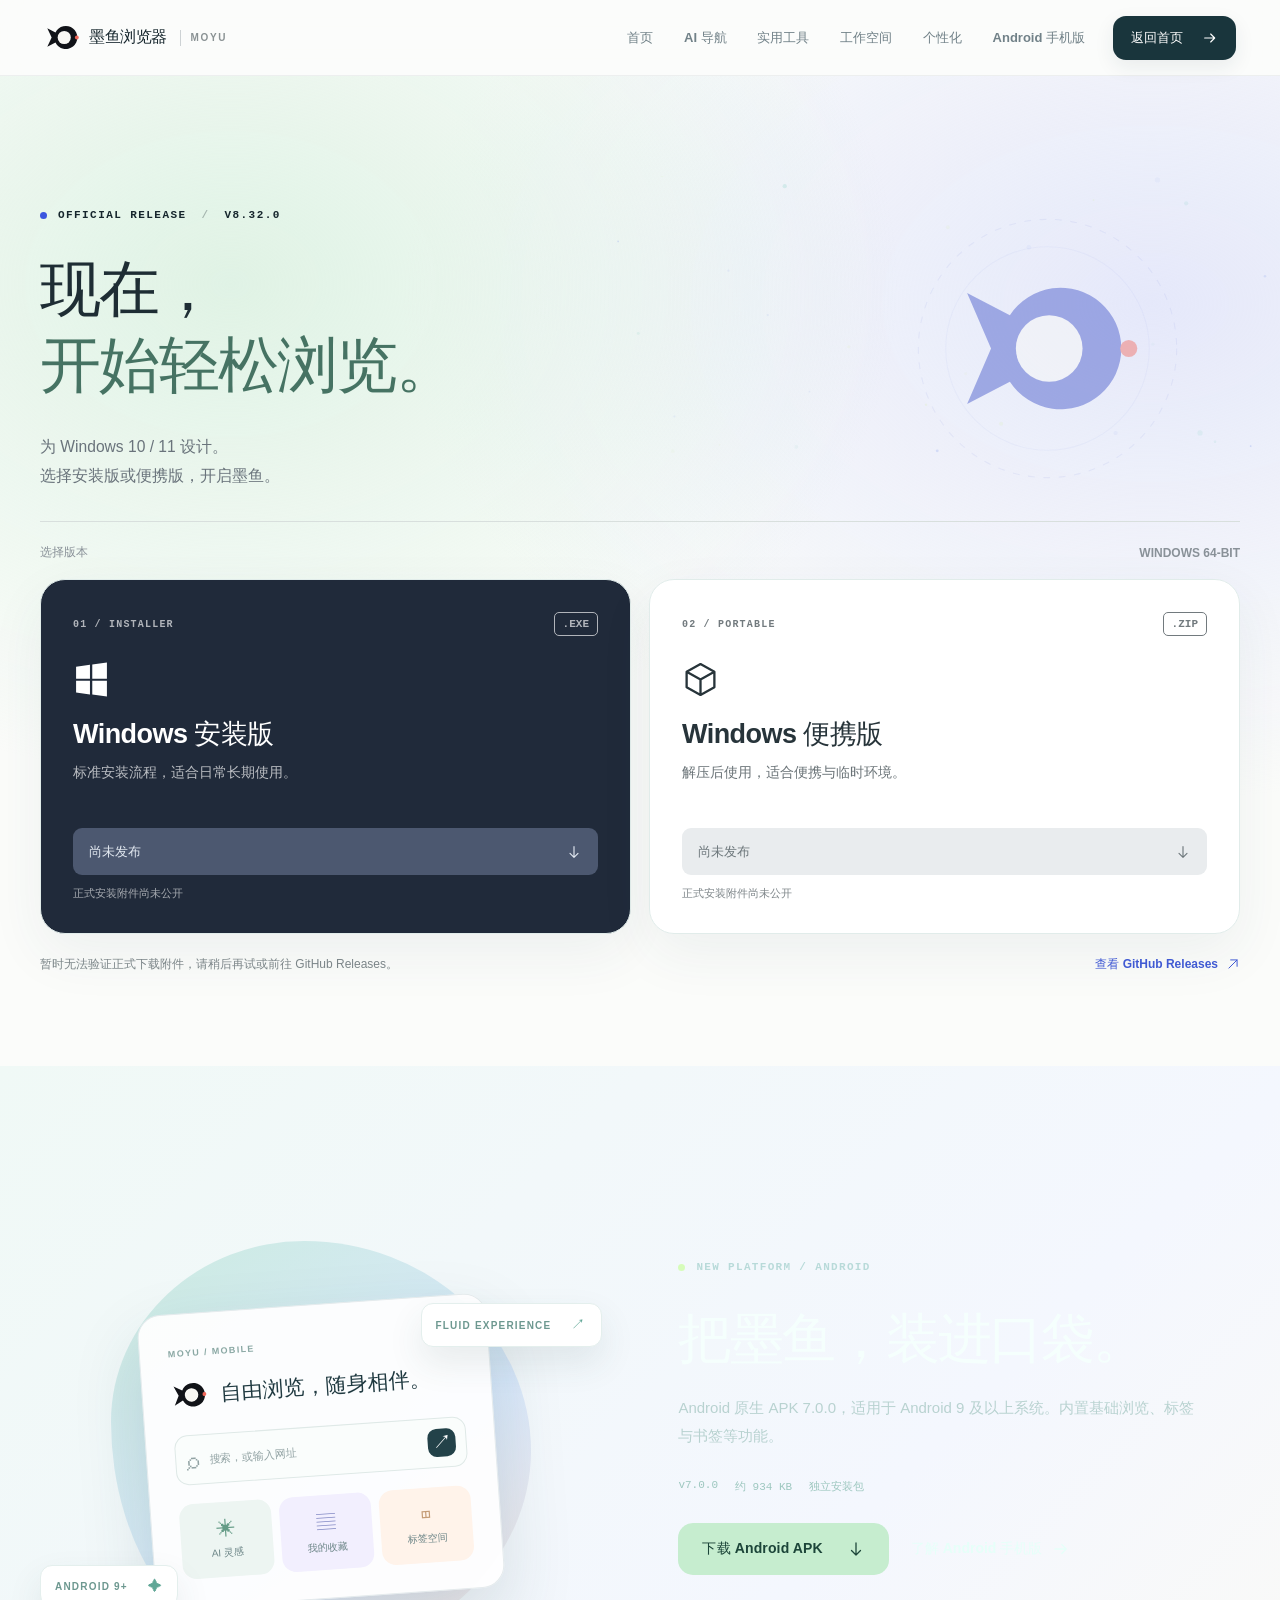
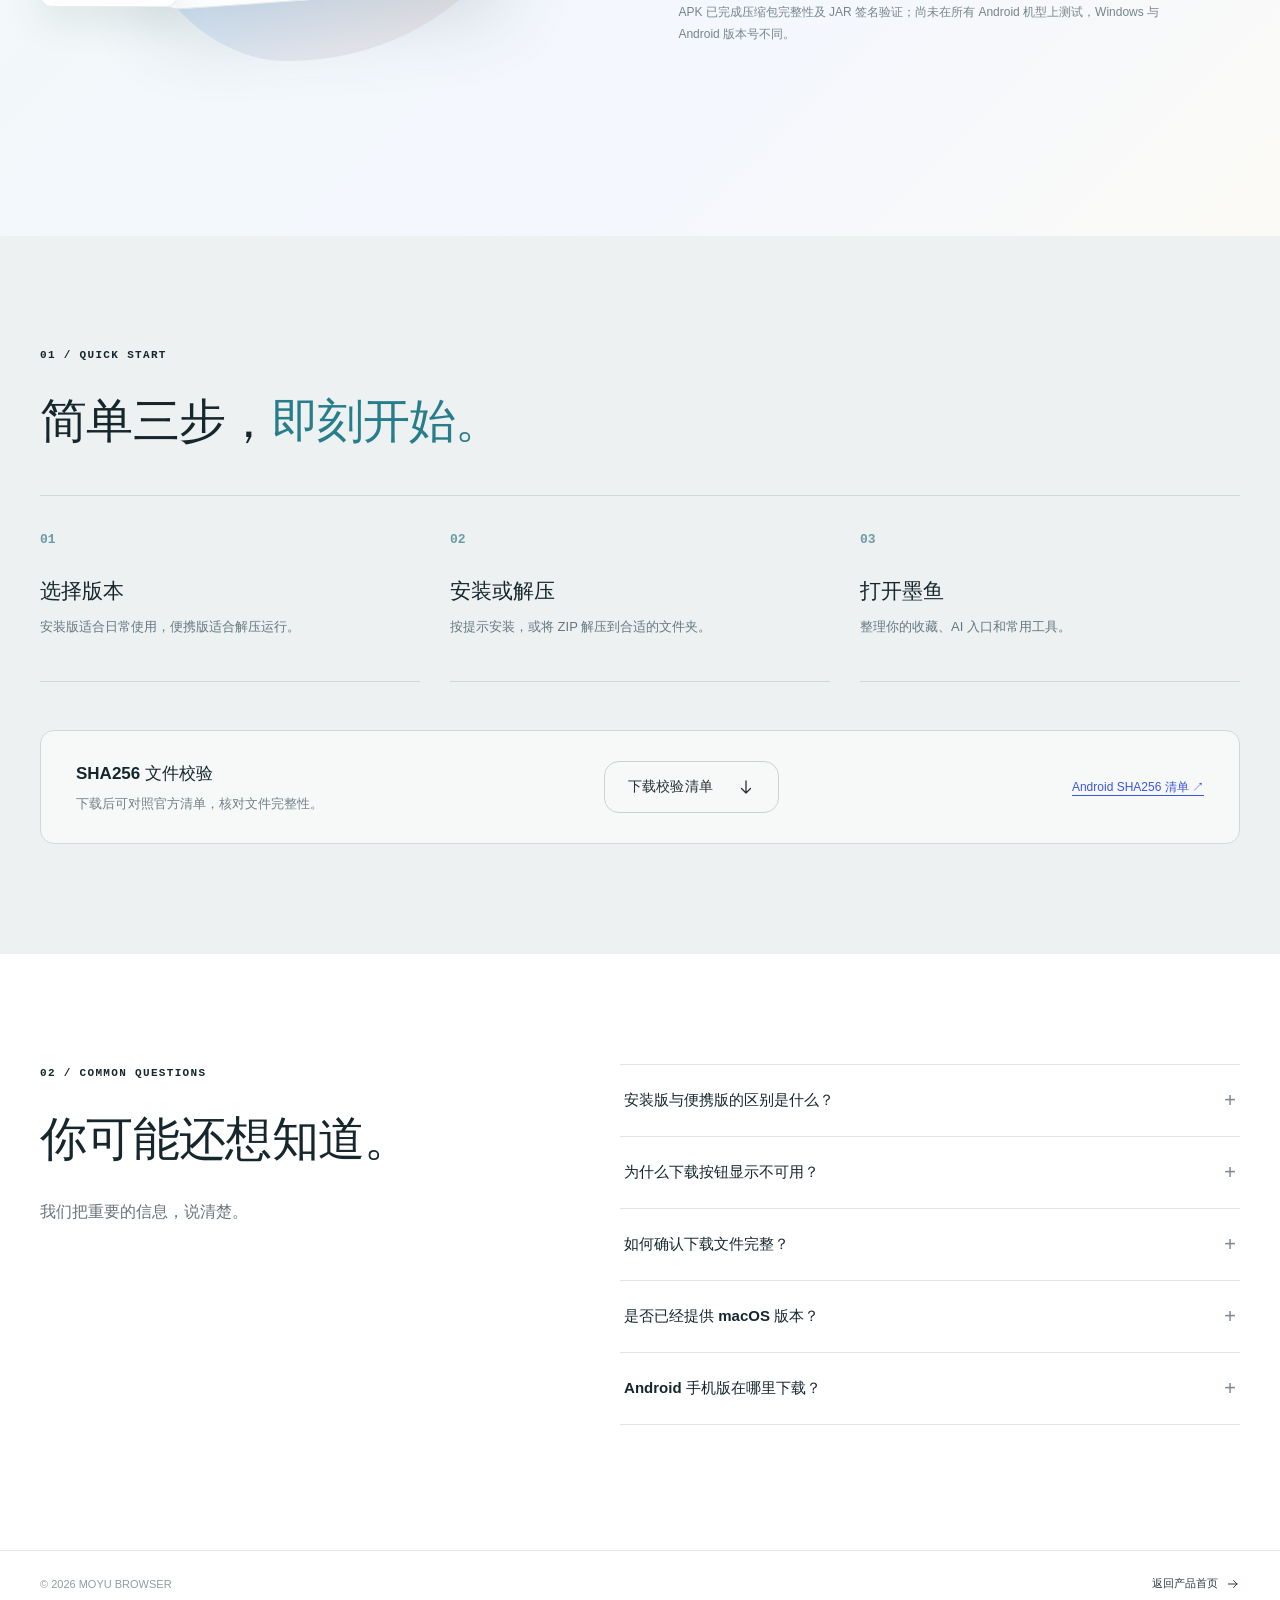
<file: download.html>
<!DOCTYPE html>

<html lang="zh-CN">
<head><meta charset="utf-8"/><meta content="width=device-width,initial-scale=1,viewport-fit=cover" name="viewport"/><meta content="#f8f9f6" name="theme-color"/><meta content="下载墨鱼浏览器：Windows 安装/便携版 8.32.0，Android APK 7.0.0。提供 SHA256 校验与明确系统要求。" name="description"/><title>下载墨鱼浏览器 · Windows 8.32.0 / Android 7.0.0</title>
<link href="assets/moyu-mark.svg" rel="icon" type="image/svg+xml"/><link href="styles.css?v=11.0.0" rel="stylesheet"/><script defer="" src="app.js?v=11.0.0"></script><link href="theme-v11.css?v=11.0.0" rel="stylesheet"/><script src="motion-v11.js?v=11.0.0" defer></script></head>
<body data-page="download"><a class="skip-link" href="#main">跳转到主要内容</a>
<svg aria-hidden="true" class="icons" focusable="false"><defs><symbol id="i-arrow" viewbox="0 0 24 24"><path d="M4 12h15m-6-6 6 6-6 6" fill="none" stroke="currentColor" stroke-linecap="round" stroke-linejoin="round" stroke-width="1.7"></path></symbol><symbol id="i-down" viewbox="0 0 24 24"><path d="M12 4v16m-6-6 6 6 6-6" fill="none" stroke="currentColor" stroke-linecap="round" stroke-linejoin="round" stroke-width="1.7"></path></symbol><symbol id="i-external" viewbox="0 0 24 24"><path d="M5 19 19 5M8 5h11v11" fill="none" stroke="currentColor" stroke-linecap="round" stroke-linejoin="round" stroke-width="1.7"></path></symbol></defs></svg>
<div aria-hidden="true" class="top-progress"><span id="page-progress"></span></div>
<header class="site-header" id="top"><div class="header-inner"><a aria-label="返回墨鱼浏览器官网" class="brand" href="./"><img alt="" height="34" src="assets/moyu-mark.svg" width="34"/><span class="brand-name">墨鱼浏览器</span><span class="brand-separator"></span><span class="brand-en">MOYU</span></a><nav aria-label="主导航" class="desktop-nav"><a href="./">首页</a><a href="./#ai">AI 导航</a><a href="./#tools">实用工具</a><a href="./#workspace">工作空间</a><a href="./#personalize">个性化</a><a href="android.html">Android 手机版</a></nav><a class="nav-download" href="./">返回首页 <svg aria-hidden="true"><use href="#i-arrow"></use></svg></a><button aria-controls="mobile-menu" aria-expanded="false" aria-label="打开导航菜单" class="menu-toggle" id="menu-toggle" type="button"><span></span><span></span></button></div><nav aria-label="移动端导航" class="mobile-menu" hidden="" id="mobile-menu"><a href="./">首页</a><a href="./#ai">AI 导航</a><a href="./#tools">实用工具</a><a href="./#workspace">工作空间</a><a href="./#personalize">个性化</a><a href="android.html">Android 手机版</a></nav></header>
<main id="main">
<section aria-labelledby="download-title" class="download-hero" id="download"><div class="container"><div class="download-heading"><div class="download-intro"><p class="kicker" data-reveal=""><span class="kicker-dot"></span> OFFICIAL RELEASE <span class="kicker-slash">/</span> V8.32.0</p><h1 class="headline" data-reveal="" id="download-title">现在，<br/><span class="emphasis">开始轻松浏览。</span></h1><p class="copy-lead" data-reveal="">为 Windows 10 / 11 设计。<br/>选择安装版或便携版，开启墨鱼。</p></div><svg aria-hidden="true" class="download-emblem" viewbox="0 0 440 380"><circle class="download-orbit" cx="220" cy="190" r="151"></circle><circle class="download-orbit inner" cx="220" cy="190" r="119"></circle><path d="M126 125 176 151a71 71 0 1 1 0 78l-50 26 28-65Z" fill="currentColor"></path><circle cx="222" cy="190" fill="#f8f9f6" r="39"></circle><circle cx="315" cy="190" fill="#f36a5f" r="10"></circle></svg><canvas aria-hidden="true" class="motion-particles download-particles" data-particles="download"></canvas></div>
<div class="release-overline" data-reveal=""><span>选择版本</span><span>WINDOWS 64-BIT</span></div>
<div class="download-options" data-reveal="">
<article class="download-option download-primary"><div class="download-option-header"><span class="download-option-kicker">01 / INSTALLER</span><span class="option-chip">.EXE</span></div><div aria-hidden="true" class="download-option-icon"><svg fill="currentColor" viewbox="0 0 24 24"><path d="M2 3.8 11 2.5v9H2ZM12.5 2.3 22 1v10.5h-9.5ZM2 12.8h9v9l-9-1.4Zm10.5 0H22v10.3l-9.5-1.4Z"></path></svg></div><h2>Windows 安装版</h2><p>标准安装流程，适合日常长期使用。</p><button class="download-action" data-file="installer" disabled="" type="button"><span>正在核对文件</span><svg aria-hidden="true"><use href="#i-down"></use></svg></button><p class="download-status" id="installer-status">正在检查正式发布附件</p></article>
<article class="download-option download-secondary"><div class="download-option-header"><span class="download-option-kicker">02 / PORTABLE</span><span class="option-chip">.ZIP</span></div><div aria-hidden="true" class="download-option-icon"><svg fill="none" stroke="currentColor" stroke-width="1.5" viewbox="0 0 24 24"><path d="m12 2 9 5-9 5-9-5 9-5Zm-9 5v10l9 5 9-5V7m-9 5v10" stroke-linejoin="round"></path></svg></div><h2>Windows 便携版</h2><p>解压后使用，适合便携与临时环境。</p><button class="download-action" data-file="portable" disabled="" type="button"><span>正在核对文件</span><svg aria-hidden="true"><use href="#i-down"></use></svg></button><p class="download-status" id="portable-status">正在检查正式发布附件</p></article>
</div>
<div class="release-feedback" data-reveal=""><p aria-live="polite" id="release-status" role="status">正在检查 GitHub 正式发布文件…</p><a href="https://github.com/suwiner/BPB01/releases" rel="noopener noreferrer" target="_blank">查看 GitHub Releases <svg aria-hidden="true"><use href="#i-external"></use></svg></a></div>
</div></section>
<section aria-labelledby="dl-android-title" class="download-android" id="android-download">
<div class="container download-android-layout">
<div class="download-v11-scene" aria-hidden="true"><div class="download-card-surface"><span class="download-card-mini-eyebrow">MOYU / MOBILE</span><div class="download-card-brand"><img src="assets/moyu-mark.svg" alt="" width="35" height="35"><strong>自由浏览，随身相伴。</strong></div><div class="download-card-search"><span>⌕</span> 搜索，或输入网址 <b>↗</b></div><div class="download-card-apps"><span>✳<small>AI 灵感</small></span><span>▤<small>我的收藏</small></span><span>◫<small>标签空间</small></span></div></div><div class="download-side-chip chip-top">FLUID EXPERIENCE <span>↗</span></div><div class="download-side-chip chip-bottom">ANDROID 9+ <span>✦</span></div></div>
<div class="download-android-copy"><p class="kicker"><span class="kicker-dot"></span> NEW PLATFORM / ANDROID</p><h2 id="dl-android-title">把墨鱼，装进口袋。</h2><p>Android 原生 APK 7.0.0，适用于 Android 9 及以上系统。内置基础浏览、标签与书签等功能。</p>
<div class="android-down-meta"><span>v7.0.0</span><span>约 934 KB</span><span>独立安装包</span></div>
<div class="android-download-actions"><a class="button button-mint" download="" href="downloads/MoyuBrowser_7.0.0_Android.apk">下载 Android APK <svg aria-hidden="true"><use href="#i-down"></use></svg></a><a class="link-text" href="android.html">了解 Android 手机版 <svg aria-hidden="true"><use href="#i-arrow"></use></svg></a></div>
<p class="android-download-safe">APK 已完成压缩包完整性及 JAR 签名验证；尚未在所有 Android 机型上测试，Windows 与 Android 版本号不同。</p>
</div>
</div></section>
<section aria-labelledby="guide-title" class="download-info" id="guide"><div class="container"><div class="section-top compact"><div><p class="kicker" data-reveal="">01 / QUICK START</p><h2 class="headline" data-reveal="" id="guide-title">简单三步，<span class="emphasis">即刻开始。</span></h2></div></div><div class="steps-row" data-reveal=""><article><span class="step-counter">01</span><h3>选择版本</h3><p>安装版适合日常使用，便携版适合解压运行。</p></article><article><span class="step-counter">02</span><h3>安装或解压</h3><p>按提示安装，或将 ZIP 解压到合适的文件夹。</p></article><article><span class="step-counter">03</span><h3>打开墨鱼</h3><p>整理你的收藏、AI 入口和常用工具。</p></article></div><div class="checksum-row" data-reveal=""><div><strong>SHA256 文件校验</strong><p>下载后可对照官方清单，核对文件完整性。</p></div><a class="button button-outline" download="" href="downloads/SHA256SUMS.txt">下载校验清单 <svg aria-hidden="true"><use href="#i-down"></use></svg></a><a class="apk-checksum-link" download="" href="downloads/SHA256SUMS_Android_7.0.0.txt">Android SHA256 清单 ↗</a></div></div></section>
<section aria-labelledby="faq-title" class="download-faq" id="faq"><div class="container faq-grid"><div><p class="kicker" data-reveal="">02 / COMMON QUESTIONS</p><h2 class="headline" data-reveal="" id="faq-title">你可能还想知道。</h2><p class="copy-lead" data-reveal="">我们把重要的信息，说清楚。</p></div><div class="faq-items" data-reveal=""><details><summary>安装版与便携版的区别是什么？<span aria-hidden="true">+</span></summary><p>安装版提供常规安装流程；便携版解压后运行。两者均面向 Windows 10/11 64 位。</p></details><details><summary>为什么下载按钮显示不可用？<span aria-hidden="true">+</span></summary><p>官网会核对公开 GitHub Release 中的文件名、大小以及可用的校验摘要。若没有匹配的正式附件，按钮不会提供无效链接。</p></details><details><summary>如何确认下载文件完整？<span aria-hidden="true">+</span></summary><p>使用 Windows 系统工具计算文件的 SHA256，再与本页面的校验清单比较。</p></details><details><summary>是否已经提供 macOS 版本？<span aria-hidden="true">+</span></summary><p>当前下载中心只列出 Windows 10/11 64 位版本。其他系统版本如正式发布，会另行提供。</p></details><details><summary>Android 手机版在哪里下载？<span aria-hidden="true">+</span></summary><p>已新增 Android 7.0.0 独立 APK 下载入口，支持 Android 9 及以上。它与 Windows 8.32.0 是不同版本，安装前请自行核对兼容性及 SHA256 校验值。</p></details></div></div></section>
</main><footer class="download-bottom"><div class="container"><span>© 2026 MOYU BROWSER</span><a href="./">返回产品首页 <svg aria-hidden="true"><use href="#i-arrow"></use></svg></a></div></footer>
</body></html>
</file>
<file: styles.css>
/* MOYU BROWSER / V7 - deliberately restrained visual system */
:root{font-family:-apple-system,BlinkMacSystemFont,"Segoe UI","PingFang SC","Microsoft YaHei","Noto Sans CJK SC",sans-serif;color:#182027;background:#f7f8f6;font-synthesis:none;-webkit-font-smoothing:antialiased;text-rendering:optimizeLegibility;--page:#f7f8f6;--ink:#182027;--muted:#69737b;--line:#dbe0dd;--cobalt:#3f57e8;--aqua:#44dbc0;--ease:cubic-bezier(.22,1,.36,1);--container:1220px}
*,*::before,*::after{box-sizing:border-box}html{scroll-behavior:smooth;scroll-padding-top:76px}body{margin:0;min-width:320px;overflow-x:clip}img,svg{max-width:100%}svg{display:block}button,a{font:inherit}button{cursor:pointer}a{color:inherit;text-decoration:none}button:disabled{cursor:not-allowed}h1,h2,h3,p{margin-top:0}::selection{background:#d2f1b8;color:#14202a}.icons{position:absolute;width:0;height:0;overflow:hidden;pointer-events:none}.container{width:min(var(--container),calc(100% - 104px));margin:0 auto}.skip-link{position:fixed;z-index:1000;top:-100px;left:16px;border-radius:10px;padding:12px 16px;background:#fff;color:#171c24;box-shadow:0 5px 25px #0002}.skip-link:focus{top:14px}a:focus-visible,button:focus-visible,summary:focus-visible{outline:3px solid #47a8fb;outline-offset:4px}
/* Header: one surface, one rhythm, no overlay cards */
.top-progress{position:fixed;inset:0 0 auto;height:2px;background:transparent;z-index:80}.top-progress span{display:block;height:100%;width:0;background:var(--cobalt);transition:width .08s linear}.site-header{position:sticky;top:0;height:76px;z-index:50;background:rgba(250,251,249,.96);border-bottom:1px solid rgba(35,45,44,.09);-webkit-backdrop-filter:blur(14px);backdrop-filter:blur(14px)}.header-inner{width:min(1380px,calc(100% - 76px));height:100%;margin:auto;display:flex;align-items:center;gap:32px}.brand{display:flex;gap:10px;align-items:center;white-space:nowrap;flex-shrink:0}.brand img{width:33px;height:33px}.brand-name{font-size:17px;font-weight:650;letter-spacing:-.02em}.brand-separator{height:16px;width:1px;background:#cdd2d4;margin-left:3px}.brand-en{font-size:11px;letter-spacing:.11em;font-weight:700;color:#8a9294}.desktop-nav{margin-left:auto;display:flex;align-items:center;gap:clamp(20px,2.3vw,39px);height:100%}.desktop-nav a{font-size:13px;font-weight:550;color:#727a7d;transition:color .25s ease;position:relative;white-space:nowrap}.desktop-nav a:hover,.desktop-nav a.active{color:#131920}.desktop-nav a::after{content:"";position:absolute;height:2px;bottom:-9px;left:50%;right:50%;background:var(--cobalt);transition:left .25s var(--ease),right .25s var(--ease)}.desktop-nav a.active::after,.desktop-nav a:hover::after{left:0;right:0}.nav-download{display:flex;align-items:center;justify-content:center;gap:19px;background:#20252a;color:#fff;padding:12px 17px 12px 20px;border-radius:11px;font-size:13px;font-weight:650;white-space:nowrap;transition:transform .32s var(--ease),background .2s ease}.nav-download:hover{background:#384fdd;transform:translateY(-2px)}.nav-download svg{width:16px;height:16px}.menu-toggle{display:none;width:42px;height:42px;border:0;background:transparent;border-radius:10px;align-items:center;justify-content:center;flex-direction:column;gap:6px}.menu-toggle span{height:2px;width:21px;background:#172127;transition:transform .2s ease}.menu-toggle[aria-expanded=true] span:first-child{transform:translateY(4px) rotate(45deg)}.menu-toggle[aria-expanded=true] span:last-child{transform:translateY(-4px) rotate(-45deg)}.mobile-menu[hidden]{display:none!important}.mobile-menu{position:absolute;top:76px;left:0;right:0;background:#fafbf9;padding:12px 28px 28px;border-bottom:1px solid #dee3e2;box-shadow:0 20px 40px #18202d13}.mobile-menu a{display:block;padding:14px 8px;border-bottom:1px solid #e6e8e6;font-size:15px;font-weight:570}
/* Shared components / stable scale and legible Chinese leading */
.chapter{position:relative;isolation:isolate;min-height:max(720px,calc(100svh - 76px));display:flex;align-items:center;padding:104px 0;overflow:hidden;scroll-margin-top:76px}.chapter-grid{display:grid;grid-template-columns:minmax(0,.94fr) minmax(0,1.06fr);align-items:center;column-gap:clamp(52px,6vw,110px)}.chapter-copy{position:relative;z-index:2;min-width:0}.kicker{font-family:ui-monospace,"SFMono-Regular",Consolas,monospace;display:flex;align-items:center;gap:11px;flex-wrap:wrap;font-size:11px;line-height:1.7;letter-spacing:.12em;font-weight:600;text-transform:uppercase;margin:0 0 27px;color:inherit;opacity:.68}.kicker-dot{display:inline-block;width:7px;height:7px;background:var(--cobalt);border-radius:50%;flex:none}.kicker-slash{opacity:.3;margin:0 4px}.headline{font-size:clamp(43px,4.55vw,74px);font-weight:620;line-height:1.26;letter-spacing:-.034em;margin:0 0 28px;overflow-wrap:normal;word-break:keep-all;text-wrap:balance}.headline .emphasis{color:var(--cobalt);font-weight:650;white-space:normal}.copy-lead{font-size:clamp(15px,1.12vw,17px);line-height:2.02;letter-spacing:.014em;font-weight:400;color:var(--muted);margin:0;max-width:440px}.copy-mini{font-size:13px;line-height:1.9;letter-spacing:.015em;margin:24px 0 0;opacity:.55}.actions{display:flex;flex-wrap:wrap;align-items:center;gap:30px;margin-top:37px}.button{min-height:51px;border-radius:12px;padding:0 23px;display:inline-flex;gap:24px;align-items:center;justify-content:space-between;font-weight:630;font-size:14px;border:1px solid transparent;transition:transform .35s var(--ease),background .25s ease,box-shadow .35s ease}.button svg,.link-text svg{width:18px;height:18px;flex:none;transition:transform .35s var(--ease)}.button:hover{transform:translateY(-3px)}.button:hover svg,.link-text:hover svg{transform:translateX(4px)}.button-dark{background:#1c2227;color:white}.button-dark:hover{background:#4156e9;box-shadow:0 12px 30px #3546cc27}.button-lime{background:#d9f47b;color:#16221b}.button-lime:hover{background:#edffa8}.button-outline{border-color:#cbd3d3;color:#253035;background:transparent}.button-outline:hover{border-color:#7485a6}.link-text{display:inline-flex;align-items:center;gap:10px;font-size:14px;font-weight:570;transition:color .2s ease}.link-text:hover{color:var(--cobalt)}.section-divider{width:57px;height:1px;background:currentColor;opacity:.22;margin-top:31px}.section-top{display:flex;align-items:end;justify-content:space-between;gap:50px;margin-bottom:45px}.section-top .headline{margin-bottom:0}.section-top .copy-lead{padding-bottom:7px;margin-left:auto}.section-top.compact{margin-bottom:44px}
/* Hero - the single real product screenshot carries the visual story */
.chapter-hero{background:#f7f8f6;color:#19232a}.hero-grid{grid-template-columns:minmax(0,.89fr) minmax(0,1.11fr)}.chapter-hero::before{content:"";position:absolute;right:-16vw;top:-30vw;width:65vw;height:65vw;border:1px solid rgba(45,69,220,.06);border-radius:50%;pointer-events:none}.hero-copy{padding-bottom:16px}.hero-copy .headline{font-size:clamp(49px,5vw,79px);margin-bottom:31px}.hero-meta{display:flex;flex-wrap:wrap;gap:23px;margin-top:42px;font-size:11px;font-weight:610;letter-spacing:.06em;color:#929a9b}.hero-meta span+span:before{content:"";display:inline-block;height:4px;width:4px;margin:0 23px 2px 0;background:#b4bbbd;border-radius:50%}.hero-visual{height:540px;position:relative;display:flex;align-items:center;justify-content:center;perspective:1200px}.hero-orbits{position:absolute;inset:-9% -6%;width:112%;height:118%;overflow:visible;color:#4259ed;opacity:.75}.orbit{fill:none;stroke:#7891ef;stroke-width:1;transform-origin:380px 325px}.orbit-one{stroke-opacity:.36;stroke-dasharray:14 15;animation:orbit-rotate 48s linear infinite}.orbit-two{stroke-opacity:.27;animation:orbit-rotate 72s linear reverse infinite}.orbit-sweep{fill:none;stroke:#445ae8;stroke-width:2.7;stroke-linecap:round;stroke-dasharray:1200;stroke-dashoffset:1200;animation:trace-on 3.2s var(--ease) .2s forwards}.orbit-dot{fill:#465ae9;animation:slow-pulse 3.5s ease-in-out infinite}.product-window{width:min(100%,630px);position:relative;z-index:2;box-shadow:0 35px 75px #293b511c,0 3px 18px #10182014;background:white;border:1px solid #e6e8eb;border-radius:18px;overflow:hidden;transform:rotateY(-5deg) rotateX(2deg) translateY(0);transition:transform .55s var(--ease),box-shadow .55s ease;animation:product-float 8s ease-in-out infinite}.product-window:hover{box-shadow:0 50px 90px #293b5126;transform:rotateY(0) rotateX(0) translateY(-4px)}.window-toolbar{height:45px;display:flex;align-items:center;gap:20px;background:#f9fafb;border-bottom:1px solid #e9ecee;padding:0 18px}.traffic{display:flex;gap:6px;align-items:center}.traffic i{display:block;width:8px;height:8px;border-radius:50%;background:#dae1e5}.traffic i:first-child{background:#f3a49a}.traffic i:nth-child(2){background:#ebcf8c}.traffic i:nth-child(3){background:#a1ceb0}.window-url{flex:1;background:#eff2f4;border:1px solid #e7eaec;display:flex;justify-content:center;align-items:center;height:27px;border-radius:7px;color:#8b969c;font-size:10px;letter-spacing:.02em}.window-url svg{height:12px;width:12px;margin-right:8px}.window-kebab{font-size:21px;color:#9ba7ae;letter-spacing:2px;margin-top:-10px}.product-window>img{display:block;width:100%;height:auto;max-height:405px;object-fit:cover;object-position:top;aspect-ratio:1440/1000}.preview-footnote{position:absolute;z-index:3;right:26px;bottom:12px;display:flex;align-items:center;gap:11px;font-family:ui-monospace,monospace;font-size:10px;letter-spacing:.12em;color:#8d989d}.preview-dot{width:6px;height:6px;background:#5fd4c4;border-radius:50%}.scroll-next{position:absolute;bottom:31px;left:max(52px,calc((100% - var(--container))/2));display:flex;align-items:center;gap:12px;font-size:11px;letter-spacing:.05em;color:#879196}.scroll-next svg{height:16px;width:16px;animation:small-bounce 2.6s ease-in-out infinite}
/* AI - dramatic color swap, one contained interaction */
.chapter-ai{background:#151c32;color:#fff}.chapter-ai::before{content:"";position:absolute;top:-180px;right:-100px;width:620px;height:620px;border:1px solid #7183ff18;border-radius:50%}.chapter-ai .kicker{color:#b4bfdf}.chapter-ai .headline .emphasis{color:#a2b2ff}.chapter-ai .copy-lead{color:#aab5cd}.chapter-ai .copy-mini{color:#93a0c0}.ai-showcase{position:relative;min-height:500px;display:flex;align-items:center;justify-content:center}.ai-backdrop{position:absolute;inset:0;width:100%;height:100%;pointer-events:none;overflow:visible}.ai-halo-ring{fill:none;stroke:#7987e1;stroke-opacity:.32;stroke-width:1.15;stroke-dasharray:5 12;transform-origin:center;animation:orbit-rotate 52s linear infinite}.ai-halo-ring.inner{stroke-opacity:.17;stroke-dasharray:none;animation-direction:reverse}.ai-signal{fill:none;stroke:#a3b1fa;stroke-opacity:.6;stroke-width:1.5;stroke-dasharray:12 12;animation:signal-move 9s linear infinite}.ai-signal.secondary{stroke:#6cddcf;stroke-opacity:.25;stroke-dasharray:7 17;animation-duration:12s;animation-direction:reverse}.ai-panel{position:relative;z-index:1;width:92%;max-width:530px;border:1px solid #66708d72;border-radius:20px;background:#1e2942e8;box-shadow:0 30px 80px #0308193d;overflow:hidden}.panel-topline{display:flex;align-items:center;justify-content:space-between;gap:14px;border-bottom:1px solid #ffffff20;padding:21px 26px;color:#aab6d4;font-family:ui-monospace,monospace;font-size:10px;font-weight:600;letter-spacing:.11em}.panel-topline span:first-child{display:flex;align-items:center;gap:9px}.status-dot{width:7px;height:7px;border-radius:50%;background:#7fecdc;box-shadow:0 0 0 4px #6fe8d11a}.ai-tabs{padding:25px 25px 0;display:flex;gap:8px;flex-wrap:wrap}.ai-tab{color:#aebad5;background:#ffffff07;border:1px solid #ffffff24;padding:10px 14px;border-radius:9px;font-size:12px;font-weight:560;transition:background .3s ease,color .3s ease,transform .3s var(--ease)}.ai-tab:hover{transform:translateY(-2px);color:#fff}.ai-tab.is-selected{background:#f7f9ff;color:#18223e;border-color:#f7f9ff}.ai-content{min-height:243px;padding:39px 28px 24px;position:relative;overflow:hidden}.panel-eyebrow{font-family:ui-monospace,monospace;font-size:10px;letter-spacing:.12em;color:#91a0c5;display:flex;justify-content:space-between}.ai-content h3{font-size:clamp(32px,3vw,44px);letter-spacing:-.03em;line-height:1.25;margin:17px 0 12px;font-weight:620;color:#fff}.ai-content p{font-size:14px;line-height:1.9;color:#b0bdd4;max-width:360px;margin:0}.ai-equalizer{position:absolute;right:28px;bottom:30px;display:flex;align-items:end;gap:5px;height:38px;opacity:.5}.ai-equalizer i{width:4px;height:12px;border-radius:3px;background:#7fe7d6;animation:eq-wave 1.3s ease-in-out infinite alternate}.ai-equalizer i:nth-child(2n){animation-delay:-.7s}.ai-equalizer i:nth-child(3n){animation-delay:-.25s}.panel-footerline{padding:16px 26px;display:flex;align-items:center;justify-content:space-between;border-top:1px solid #ffffff1e;font-size:11px;color:#899bbb}.panel-footerline svg{height:15px;width:15px}
/* Tools - one active choice, one active preview */
.chapter-tools{background:#e9f1f4;color:#1a2c38}.chapter-tools .headline .emphasis{color:#1f7b94}.chapter-tools .kicker{color:#637e88}.chapter-tools .copy-lead{color:#607784}.tools-layout{display:grid;grid-template-columns:minmax(270px,.44fr) minmax(0,.56fr);gap:clamp(32px,5vw,80px);align-items:stretch}.tool-options{display:flex;flex-direction:column;gap:0;border-top:1px solid #aabec6}.tool-choice{position:relative;width:100%;display:flex;align-items:center;gap:25px;min-height:75px;padding:10px 17px 10px 3px;border:0;border-bottom:1px solid #b6c8d0;background:transparent;text-align:left;color:#50616b;font-size:17px;font-weight:570;transition:color .25s ease,padding-left .35s var(--ease)}.tool-choice:hover,.tool-choice.is-selected{color:#152e3f;padding-left:11px}.tool-choice.is-selected::before{content:"";position:absolute;left:0;top:19px;bottom:19px;width:3px;border-radius:2px;background:#2b87a4}.tool-number{font-size:11px;font-family:ui-monospace,monospace;color:#78909a;flex:none}.tool-choice>span:nth-child(2){flex:1}.tool-choice svg{width:17px;height:17px;opacity:0;transform:translateX(-6px);transition:opacity .25s ease,transform .35s var(--ease)}.tool-choice.is-selected svg,.tool-choice:hover svg{opacity:1;transform:translateX(0)}.tool-display{min-height:390px;border-radius:22px;background:#fff;border:1px solid #dbe7ea;box-shadow:0 18px 45px #437b9511;display:grid;grid-template-columns:1fr minmax(170px,.8fr);align-items:center;gap:12px;padding:36px;overflow:hidden}.tool-graphic{width:100%;max-width:300px;filter:none}.tool-grid-back{fill:#eef4f5;stroke:#a8cad5;stroke-width:1.3}.tool-grid-lines{fill:none;stroke:#bdd1d7;stroke-width:1}.tool-target{fill:#bbeef1;stroke:#2198b5;stroke-width:2.5;transform-origin:200px 129px;animation:tool-ring 4.7s ease-in-out infinite}.tool-target-inner{fill:#2d819d}.tool-cross{fill:none;stroke:#2884a3;stroke-width:1.2;stroke-dasharray:4 8;animation:signal-move 6s linear infinite}.tool-display[data-variant="1"] .tool-target{fill:#c7cef9;stroke:#4c68d3;rx:12}.tool-display[data-variant="2"] .tool-target{fill:#eaf1b6;stroke:#a2b23c}.tool-display[data-variant="3"] .tool-target{fill:#ffe6d8;stroke:#d99464}.tool-display-info{min-width:0}.tool-display-info .panel-eyebrow{color:#7e979f}.tool-display-info h3{font-size:clamp(24px,2.5vw,34px);font-weight:650;letter-spacing:-.028em;margin:18px 0 12px}.tool-display-info p{font-size:13px;line-height:1.9;color:#74888f;margin:0}
/* Workspace - cobalt editorial surface */
.chapter-work{background:#445bdd;color:#fff}.chapter-work::before{content:"";position:absolute;width:400px;height:400px;border:1px solid #ffffff25;border-radius:50%;top:-240px;left:-130px}.chapter-work .kicker{color:#e2e7ff}.chapter-work .headline .emphasis{color:#f7facb}.chapter-work .copy-lead{color:#e2e7ff}.chapter-work .copy-mini{color:#cbd5ff}.work-grid{grid-template-columns:minmax(0,.8fr) minmax(0,1.2fr)}.work-window{position:relative;max-width:590px;background:#fff;color:#24303d;border-radius:20px;overflow:hidden;box-shadow:0 28px 70px #11247e40;justify-self:end;width:100%;border:1px solid #ffffff66;transform:translateY(0)}.work-toolbar{height:62px;padding:0 26px;display:flex;align-items:center;justify-content:space-between;border-bottom:1px solid #e5e8ef}.work-brand{font-size:15px;font-weight:650}.work-time{font-family:ui-monospace,monospace;font-size:10px;letter-spacing:.06em;color:#9da8b8}.work-tabs{display:flex;gap:5px;padding:21px 25px 0;border-bottom:1px solid #eff0f5}.work-tabs button{padding:12px 13px 14px;font-size:13px;font-weight:570;color:#84909d;border:0;background:transparent;border-bottom:2px solid transparent;transition:color .2s,border-color .2s;white-space:nowrap}.work-tabs button:hover{color:#4056de}.work-tabs button.is-selected{border-bottom-color:#445bdd;color:#3146cb}.work-panel{min-height:275px;padding:32px 29px 24px}.work-kicker{font:600 10px ui-monospace,monospace;letter-spacing:.1em;color:#9aa4ae;margin-bottom:26px}.work-panel h3{font-size:clamp(24px,2.3vw,32px);font-weight:630;letter-spacing:-.02em;line-height:1.45;margin:0 0 13px}.work-panel>p:not(.work-kicker){font-size:13px;line-height:1.9;color:#7c8894;max-width:410px}.work-chips{display:flex;flex-wrap:wrap;gap:10px;margin-top:25px}.work-chips span{padding:9px 14px;background:#eff2fc;border-radius:8px;color:#4458a6;font-size:12px;font-weight:540}.work-window-bottom{height:42px;border-top:1px solid #e8eaf0;padding:0 25px;display:flex;align-items:center;justify-content:space-between;color:#acb3bf;font:10px ui-monospace,monospace;letter-spacing:.07em}.work-window-bottom svg{height:17px;width:17px}
/* Personalization - calm warm art-direction, not many ornaments */
.chapter-personal{background:#f5eee7;color:#20292b}.chapter-personal .headline .emphasis{color:#d26854}.chapter-personal .copy-lead{color:#756b68}.chapter-personal .kicker{color:#95766e}.theme-choices{display:flex;flex-wrap:wrap;gap:9px;margin-top:31px}.theme-choice{display:flex;align-items:center;gap:9px;background:#ffffff80;color:#7c7371;border:1px solid #dcd6d0;border-radius:999px;padding:11px 13px;white-space:nowrap;font-size:12px;font-weight:560;transition:border-color .25s,background .25s,transform .25s var(--ease)}.theme-choice:hover{transform:translateY(-2px)}.theme-choice.is-selected{border-color:#7e7c7b;background:#fff;color:#22292b}.theme-dot{width:12px;height:12px;border-radius:50%;display:block;border:1px solid #aaafb5}.theme-dot.neutral{background:linear-gradient(90deg,#151a21 50%,#f7f7f7 50%)}.theme-dot.blue{background:#5578da}.theme-dot.night{background:#263341}.demo-hint{font-size:11px;color:#9d9290;margin-top:14px}.personal-preview{justify-self:end;width:min(100%,570px);aspect-ratio:1.18;background:var(--preview-paper);border:1px solid var(--preview-border);border-radius:22px;color:var(--preview-ink);box-shadow:0 26px 65px #9279641d;position:relative;overflow:hidden;transition:background .55s ease,border-color .55s,color .55s,box-shadow .55s ease;--preview-paper:#fff;--preview-ink:#222b32;--preview-muted:#97a2a8;--preview-border:#e4e7e7;--preview-field:#f4f6f7}.personal-preview[data-theme-active="blue"]{--preview-paper:#edf5ff;--preview-ink:#28639a;--preview-border:#cbdfee;--preview-field:#fff}.personal-preview[data-theme-active="night"]{--preview-paper:#242e39;--preview-ink:#ebf0f4;--preview-muted:#9ca8b8;--preview-border:#415466;--preview-field:#324352;box-shadow:0 24px 55px #19191d2d}.preview-top{height:51px;padding:0 23px;border-bottom:1px solid var(--preview-border);display:flex;align-items:center;justify-content:space-between;color:var(--preview-muted);font:600 10px ui-monospace,monospace;letter-spacing:.1em}.preview-top div{display:flex;gap:5px}.preview-top i{height:6px;width:6px;border-radius:50%;background:var(--preview-muted);opacity:.6}.preview-center{display:flex;align-items:center;justify-content:center;flex-direction:column;height:calc(100% - 51px);padding:30px}.preview-emblem{width:50px;height:50px;margin-bottom:16px}.preview-emblem svg{width:100%;height:100%}.preview-center h3{font-size:clamp(18px,2vw,25px);font-weight:600;letter-spacing:-.015em;margin:0 0 21px}.preview-search{height:50px;width:min(100%,390px);border:1px solid var(--preview-border);background:var(--preview-field);display:flex;align-items:center;gap:12px;padding:0 14px;border-radius:12px;color:var(--preview-muted);font-size:12px;transition:background .4s}.preview-search span{flex:1}.preview-search svg{height:15px;width:15px}.preview-search svg:last-child{color:var(--preview-ink)}.preview-shortcuts{display:flex;flex-wrap:wrap;justify-content:center;gap:10px;margin-top:24px}.preview-shortcuts span{background:var(--preview-field);border-radius:8px;padding:10px 14px;color:var(--preview-ink);font-size:11px;opacity:.83}
/* Final - big uncomplicated CTA */
.chapter-final{background:#181e25;color:#fff;min-height:670px}.chapter-final .headline .emphasis{color:#daf38f}.chapter-final .copy-lead{color:#b8c3bf}.chapter-final .kicker{color:#acbbaf}.final-art{position:absolute;top:50%;left:48%;width:min(850px,73vw);height:auto;transform:translateY(-50%);color:#d5ee8a;opacity:.6;pointer-events:none}.final-ring{fill:none;stroke:#cfe887;stroke-width:1;stroke-opacity:.23;stroke-dasharray:6 10;transform-origin:888px 350px;animation:orbit-rotate 48s linear infinite}.final-ring.ring2{stroke-dasharray:none;stroke-opacity:.12;animation-direction:reverse}.final-arc{fill:none;stroke:#d8ee8e;stroke-width:2.3;stroke-dasharray:900;stroke-dashoffset:900;animation:trace-on 5s var(--ease) infinite alternate}.final-layout{display:grid;grid-template-columns:1fr .7fr;align-items:center;gap:60px;min-height:500px}.final-mark{position:relative;z-index:1;justify-self:end;text-align:center}.final-mono{display:block;color:#d9f389;font-weight:550;font-size:clamp(140px,19vw,270px);line-height:1;letter-spacing:-.13em;padding-right:.13em}.final-mark p{font:600 10px ui-monospace,monospace;letter-spacing:.22em;color:#aebbae;margin:25px 0 0}.site-footer{position:absolute;bottom:25px;left:50%;transform:translateX(-50%);display:flex;justify-content:space-between;gap:24px;font-size:11px;letter-spacing:.06em;color:#87948e}.site-footer a:hover{text-decoration:underline}
/* Download center */
body[data-page="download"]{background:#f7f8f6}.download-hero{padding:100px 0 92px;background:#f7f8f6;min-height:730px;overflow:hidden}.download-heading{position:relative;display:grid;grid-template-columns:1fr .7fr;gap:40px;align-items:center;min-height:345px}.download-intro .headline{font-size:clamp(44px,4.6vw,70px);max-width:750px}.download-intro .copy-lead{max-width:470px}.download-emblem{justify-self:end;max-height:325px;width:min(100%,385px);color:#4154c9}.download-orbit{fill:none;stroke:currentColor;stroke-opacity:.15;stroke-width:1.3;stroke-dasharray:8 10;transform-origin:220px 190px;animation:orbit-rotate 50s linear infinite}.download-orbit.inner{stroke-dasharray:none;stroke-opacity:.085;animation-direction:reverse}.release-overline{border-top:1px solid #d8dfdd;padding:22px 0 18px;display:flex;align-items:center;justify-content:space-between;gap:15px;font-size:12px;font-weight:600;color:#899198}.download-options{display:grid;grid-template-columns:1fr 1fr;gap:20px}.download-option{padding:32px;border:1px solid #dce2e2;border-radius:18px;background:#fff;min-height:355px;display:flex;flex-direction:column;transition:transform .35s var(--ease),box-shadow .35s ease}.download-option:hover{transform:translateY(-4px);box-shadow:0 18px 50px #23374812}.download-primary{background:#202a3a;color:#fff;border-color:#202a3a}.download-secondary{background:#fff;color:#27343a}.download-option-header{display:flex;justify-content:space-between;gap:20px;align-items:center}.download-option-kicker{font:600 10px ui-monospace,monospace;letter-spacing:.12em;opacity:.65}.option-chip{border:1px solid currentColor;border-radius:5px;padding:5px 8px;font:600 11px ui-monospace,monospace;opacity:.65}.download-option-icon{width:37px;height:37px;margin-top:25px}.download-option-icon svg{width:100%;height:100%}.download-option h2{font-size:27px;letter-spacing:-.02em;font-weight:620;margin:18px 0 8px}.download-option>p:not(.download-status){font-size:14px;line-height:1.8;margin:0;color:inherit;opacity:.69}.download-action{display:flex;align-items:center;justify-content:space-between;margin-top:auto;min-height:47px;width:100%;border:0;border-radius:9px;padding:0 16px;font-size:13px;font-weight:650;background:#556173;color:#e2e7ea}.download-primary .download-action{background:#4c5870;color:#e3e9f1}.download-secondary .download-action{background:#e9ecee;color:#6d777b}.download-action.available{background:#daf385;color:#23302d;cursor:pointer;transition:background .2s,transform .2s}.download-action.available:hover{background:#eaffab;transform:translateY(-2px)}.download-secondary .download-action.available{background:#26313f;color:#fff}.download-secondary .download-action.available:hover{background:#435dd7}.download-action svg{width:16px;height:16px}.download-status{font-size:11px;opacity:.6;margin:11px 0 0!important}.release-feedback{margin-top:20px;display:flex;align-items:center;justify-content:space-between;gap:20px;color:#7b8588;font-size:12px;line-height:1.7}.release-feedback p{margin:0}.release-feedback a{display:inline-flex;align-items:center;gap:8px;white-space:nowrap;font-weight:570;color:#405ad3}.release-feedback a svg{width:14px;height:14px}.download-info{padding:110px 0;background:#edf1f1}.download-info .headline,.download-faq .headline{font-size:clamp(34px,3.7vw,55px)}.download-info .headline .emphasis{color:#287d8b}.steps-row{display:grid;grid-template-columns:repeat(3,1fr);gap:30px;border-top:1px solid #cfdad8}.steps-row article{padding:33px 20px 42px 0;border-bottom:1px solid #cfdad8}.step-counter{font:600 13px ui-monospace,monospace;color:#6b9ba4}.steps-row h3{font-size:21px;font-weight:630;margin:30px 0 10px}.steps-row p{font-size:13px;line-height:1.9;max-width:290px;color:#647782;margin:0}.checksum-row{display:flex;align-items:center;justify-content:space-between;gap:35px;margin-top:48px;padding:30px 35px;border:1px solid #cfdad8;border-radius:14px;background:#f7f9f8}.checksum-row strong{font-size:17px;font-weight:650}.checksum-row p{font-size:13px;color:#708087;margin:10px 0 0}.checksum-row .button{white-space:nowrap}.download-faq{padding:110px 0 125px;background:#fff}.faq-grid{display:grid;grid-template-columns:minmax(0,.75fr) minmax(0,1fr);gap:clamp(50px,9vw,135px);align-items:start}.download-faq .copy-lead{margin-top:18px}.faq-items{border-top:1px solid #e0e4e3}.faq-items details{border-bottom:1px solid #e0e4e3}.faq-items summary{display:flex;align-items:center;justify-content:space-between;gap:16px;font-size:15px;font-weight:600;padding:24px 4px;cursor:pointer;list-style:none}.faq-items summary::-webkit-details-marker{display:none}.faq-items summary span{font-size:20px;font-weight:350;color:#7c8590;transition:transform .25s}.faq-items details[open] summary span{transform:rotate(45deg)}.faq-items details>p{margin:0;padding:0 30px 24px 4px;font-size:13px;line-height:2;color:#758084}.download-bottom{background:#fff;border-top:1px solid #e4e8e7;padding:25px 0}.download-bottom .container{display:flex;justify-content:space-between;gap:30px;align-items:center;color:#929ba0;font-size:11px}.download-bottom a{display:inline-flex;align-items:center;gap:8px;color:#293940}.download-bottom svg{height:14px;width:14px}
/* Motion: entrances are controlled by visibility; background motion is always vector based */
.motion-ready [data-reveal]{opacity:0;transform:translate3d(0,24px,0);transition:opacity .7s ease,transform .85s var(--ease)}.motion-ready [data-reveal].is-visible{opacity:1;transform:translate3d(0,0,0)}.motion-ready .chapter-copy [data-reveal]:nth-child(2){transition-delay:.08s}.motion-ready .chapter-copy [data-reveal]:nth-child(3){transition-delay:.16s}.motion-ready .chapter-copy [data-reveal]:nth-child(4){transition-delay:.21s}.motion-ready .chapter-copy [data-reveal]:nth-child(5){transition-delay:.25s}@keyframes orbit-rotate{to{transform:rotate(360deg)}}@keyframes trace-on{to{stroke-dashoffset:0}}@keyframes signal-move{to{stroke-dashoffset:-240}}@keyframes eq-wave{0%{height:8px}100%{height:29px}}@keyframes slow-pulse{50%{opacity:.3;transform:scale(.8)}}@keyframes small-bounce{50%{transform:translateY(5px)}}@keyframes product-float{50%{transform:rotateY(-4deg) rotateX(1deg) translateY(-8px)}}@keyframes work-float{50%{transform:translateY(-7px)}}@keyframes tool-ring{50%{transform:scale(.91)}}
@media(max-width:1120px){.container{width:calc(100% - 76px)}.header-inner{width:calc(100% - 54px);gap:22px}.desktop-nav{gap:17px}.brand-en,.brand-separator{display:none}.chapter-grid{column-gap:45px}.hero-visual{height:460px}.headline{font-size:clamp(41px,4.65vw,62px)}.hero-copy .headline{font-size:clamp(45px,5.25vw,66px)}.ai-showcase{min-height:420px}.tool-display{padding:24px}.tool-display-info h3{font-size:25px}}
@media(max-width:860px){html{scroll-padding-top:70px}.site-header{height:70px}.header-inner{width:calc(100% - 48px)}.desktop-nav{display:none}.nav-download{margin-left:auto}.menu-toggle{display:flex}.mobile-menu{top:70px}.chapter{min-height:unset;padding:100px 0 100px;scroll-margin-top:70px}.chapter-grid{grid-template-columns:1fr;gap:57px}.container{width:calc(100% - 72px)}.headline{font-size:clamp(43px,6.5vw,61px);line-height:1.31}.hero-copy .headline{font-size:clamp(45px,7vw,67px)}.hero-visual{height:auto;min-height:445px;max-width:660px;margin:auto;width:100%}.hero-orbits{width:115%;left:-7.5%}.product-window{width:min(95%,590px)}.scroll-next{display:none}.section-top{align-items:start;gap:18px;flex-direction:column}.section-top .copy-lead{margin:0}.ai-showcase{width:100%;max-width:600px;margin:auto;min-height:465px}.tools-layout{gap:30px}.work-window,.personal-preview{justify-self:center}.work-grid{gap:48px}.personal-grid{gap:48px}.final-layout{grid-template-columns:1fr .7fr}.final-art{left:32%;width:90%}.download-heading{grid-template-columns:1fr .45fr}.download-emblem{opacity:.7}}
@media(max-width:650px){.container{width:calc(100% - 44px)}.site-header,.mobile-menu{height:auto}.site-header{height:66px}.header-inner{width:calc(100% - 32px);height:66px;gap:12px}.brand img{width:29px;height:29px}.brand-name{font-size:15px}.nav-download{font-size:12px;padding:10px 13px;gap:8px;min-height:38px}.nav-download svg{height:14px;width:14px}.menu-toggle{width:38px}.mobile-menu{top:66px}.chapter{padding:85px 0 83px;scroll-margin-top:66px}.chapter-grid{gap:45px}.kicker{font-size:10px;letter-spacing:.08em;gap:7px;margin-bottom:21px}.headline,.hero-copy .headline{font-size:clamp(37px,8.1vw,51px);line-height:1.34;letter-spacing:-.023em;margin-bottom:21px}.copy-lead{font-size:14px;line-height:1.95}.copy-lead br{display:none}.actions{gap:19px;margin-top:26px}.button{font-size:13px;min-height:49px;padding:0 17px;gap:16px}.link-text{font-size:13px}.hero-meta{margin-top:29px;gap:9px;font-size:10px}.hero-meta span+span:before{margin:0 8px 2px 0}.hero-visual{min-height:270px;max-height:340px;padding:0 6px}.product-window{border-radius:11px;width:100%}.window-toolbar{height:33px;padding:0 12px;gap:10px}.traffic i{width:6px;height:6px}.window-url{height:20px;font-size:8px}.window-kebab{font-size:15px}.product-window>img{max-height:255px}.preview-footnote{font-size:8px;bottom:-8px;right:7px}.hero-orbits{top:-5%;height:110%}.chapter-ai .chapter-grid{gap:27px}.ai-showcase{min-height:390px}.ai-panel{width:96%;border-radius:14px}.panel-topline{padding:17px;font-size:9px}.ai-tabs{padding:16px 16px 0;gap:6px}.ai-tab{font-size:11px;padding:9px 10px}.ai-content{min-height:219px;padding:28px 18px 17px}.ai-content h3{font-size:32px}.ai-content p{font-size:12px}.ai-equalizer{bottom:17px}.panel-footerline{padding:14px 17px}.chapter-tools .section-top{margin-bottom:26px}.tools-layout{grid-template-columns:1fr;gap:26px}.tool-choice{min-height:59px;font-size:15px}.tool-display{min-height:298px;grid-template-columns:minmax(0,1fr) minmax(0,.8fr);padding:20px 17px;gap:8px;border-radius:15px}.tool-display-info h3{font-size:22px}.tool-display-info p{font-size:12px;line-height:1.75}.tool-graphic{width:100%}.work-tabs{padding:13px 12px 0;gap:0}.work-tabs button{font-size:11px;padding:10px 8px 12px}.work-toolbar{height:53px;padding:0 17px}.work-time{font-size:8px}.work-brand{font-size:13px}.work-panel{min-height:250px;padding:26px 18px}.work-panel h3{font-size:22px}.work-panel>p:not(.work-kicker){font-size:12px}.work-chips{gap:7px}.work-chips span{padding:8px;font-size:11px}.work-window-bottom{padding:0 17px}.personal-preview{aspect-ratio:1.08;border-radius:16px}.preview-center{padding:17px}.preview-center h3{font-size:17px}.preview-shortcuts{margin-top:17px;gap:6px}.preview-shortcuts span{padding:8px;font-size:10px}.theme-choices{gap:8px}.theme-choice{padding:9px;font-size:11px}.chapter-final{min-height:720px}.final-layout{grid-template-columns:1fr;gap:0;min-height:500px}.final-mark{justify-self:end;margin-top:-15px;opacity:.2}.final-mono{font-size:155px}.final-mark p{display:none}.final-art{left:12%;width:120%;opacity:.3}.site-footer{bottom:22px;font-size:9px;flex-wrap:wrap}.download-hero{padding:75px 0 65px;min-height:unset}.download-heading{grid-template-columns:1fr;min-height:unset;gap:0}.download-emblem{position:absolute;top:0;right:0;width:210px;opacity:.12;pointer-events:none}.download-intro{position:relative;z-index:1}.download-intro .headline{font-size:clamp(38px,8.1vw,51px);max-width:450px}.release-overline{margin-top:52px}.download-options{grid-template-columns:1fr;gap:15px}.download-option{padding:24px;min-height:309px}.download-option-icon{margin-top:15px}.download-option h2{font-size:24px;margin:13px 0 7px}.release-feedback{flex-direction:column;align-items:flex-start}.download-info,.download-faq{padding:85px 0}.download-info .headline,.download-faq .headline{font-size:clamp(35px,7vw,47px)}.steps-row{grid-template-columns:1fr;gap:0}.steps-row article{padding:20px 0 23px}.steps-row h3{margin:15px 0 7px;font-size:18px}.steps-row p{max-width:unset}.checksum-row{align-items:flex-start;flex-direction:column;padding:23px 19px;gap:21px}.faq-grid{grid-template-columns:1fr;gap:39px}.faq-items summary{font-size:13px;padding:20px 4px}.faq-items details>p{font-size:12px}.download-bottom .container{font-size:10px}}
@media(max-width:385px){.container{width:calc(100% - 34px)}.brand-name{font-size:14px}.header-inner{width:calc(100% - 20px)}.nav-download{padding:9px 10px;font-size:11px}.headline,.hero-copy .headline{font-size:35px}.tool-display{grid-template-columns:.88fr 1.12fr;padding:14px}.tool-display-info h3{font-size:20px}.work-tabs button{padding-inline:5px;font-size:10px}.ai-panel{width:100%}.ai-tab{padding:7px 8px;font-size:10px}}
@media(prefers-reduced-motion:reduce){*,*::before,*::after{animation-duration:.01ms!important;animation-iteration-count:1!important;transition-duration:.01ms!important;scroll-behavior:auto!important}.motion-ready [data-reveal]{opacity:1!important;transform:none!important}.orbit-sweep,.final-arc{stroke-dashoffset:0}}

/* ===========================================================
   MOYU MOTION ATLAS V8.0 — Editorial rhythm, vector illustrations,
   controlled particles, and a native Android edition.
   =========================================================== */
:root{--container:1240px;--cobalt:#3b55df;--ease:cubic-bezier(.23,1,.32,1)}
.chapter{overflow:hidden}
.chapter-copy{z-index:5}
.headline{font-weight:610;letter-spacing:-.026em;line-height:1.33;word-break:keep-all;text-wrap:balance}
.headline .emphasis{font-weight:640;letter-spacing:-.027em}
.copy-lead{font-weight:400;line-height:1.95;max-width:455px;letter-spacing:.018em}
.hero-copy .headline{font-size:clamp(42px,4.9vw,77px);line-height:1.28;letter-spacing:-.029em;max-width:660px}
.chapter-hero{background:#f8faf7}
.chapter-hero::after{content:"";position:absolute;right:9%;top:7%;width:22%;height:1px;background:linear-gradient(90deg,transparent,#a7b9dc55,transparent);z-index:1}
.chapter-ai{background:#101830}
.chapter-tools{background:#ecf5f7}
.chapter-work{background:#344bd1}
.chapter-personal{background:#fcf2e8}
.chapter-final{background:#151d21}
/* Four small editorial art coordinates: no title-overlay or decorative clutter. */
.hero-visual,.ai-showcase,.tool-display,.work-window,.personal-preview,.android-stage,.download-heading{isolation:isolate}
.motion-particles{position:absolute;inset:0;width:100%;height:100%;display:block;pointer-events:none;z-index:0;opacity:.82;filter:none}
.hero-visual .motion-particles{inset:-12% -14%;width:128%;height:124%;opacity:.73}
.hero-visual > .product-window{z-index:4}
.hero-visual > .hero-orbits{z-index:1}
.hero-visual>.art-badge{position:absolute;z-index:5;pointer-events:none;display:flex;align-items:center;gap:7px;border:1px solid #e0e5ee;background:rgba(255,255,255,.94);box-shadow:0 16px 38px #203b5720;border-radius:12px;padding:10px 14px;font-size:11px;color:#43566d;letter-spacing:.035em;backdrop-filter:blur(3px)}
.hero-visual>.art-badge b{font-family:ui-monospace,Consolas,monospace;font-size:17px;letter-spacing:-.03em;color:#394dde}
.hero-visual>.badge-one{top:5%;right:2%;transform:rotate(6deg)}
.hero-visual>.badge-two{bottom:13%;left:-3%;transform:rotate(-6deg)}
/* SVG art stays behind a single interactive surface in each scene */
.scene-illustration{position:absolute;pointer-events:none;z-index:0;user-select:none;max-width:none}
.ai-illustration{width:118%;left:-9%;top:-5%;height:110%;object-fit:contain;opacity:.72}
.ai-showcase>.motion-particles{z-index:1}
.ai-showcase>.ai-panel{position:relative;z-index:3}
.ai-showcase>.ai-backdrop{z-index:1;position:absolute}
.tools-illustration{width:68%;height:100%;right:-14%;top:-2%;object-fit:contain;opacity:.22;mix-blend-mode:multiply}
.tool-display>.motion-particles{opacity:.46}
.tool-display>*:not(.motion-particles):not(.scene-illustration){position:relative;z-index:2}
.work-window>.motion-particles{opacity:.23}
.work-window>*:not(.motion-particles){position:relative;z-index:2}
.personal-preview>.motion-particles{opacity:.33}
.personal-preview>*:not(.motion-particles){position:relative;z-index:2}
.final-particles{inset:5% 0 1% auto;width:65%;height:94%;opacity:.54}
.chapter-final .chapter-copy{z-index:4}
/* Full-resolution illustrations, but visual anchor remains readable and quiet. */
.hero-orbits .orbit-one{stroke-width:1.3;stroke-opacity:.46}
.hero-orbits .orbit-two{stroke-width:1.2;stroke-opacity:.3}
.product-window{box-shadow:0 38px 80px #263a6027,0 2px 14px #1823310d;animation:product-float 8s ease-in-out infinite}
@keyframes floating-label{50%{translate:0 -8px}}
.art-badge{animation:floating-label 7s ease-in-out infinite}
.badge-two{animation-delay:-3s}
.ai-panel{box-shadow:0 24px 78px #060d2360}
/* Animated vector accents never move text or interactive controls */
@keyframes accent-orbit{to{stroke-dashoffset:-700}}
.chapter-ai .ai-signal{stroke-dasharray:12 19;animation:accent-orbit 36s linear infinite}
.tool-display .tool-graphic{filter:drop-shadow(0 10px 24px #1b679e0e)}
/* A built-in, unobtrusive option to stop visual motion */
.motion-toggle{position:fixed;bottom:22px;right:22px;z-index:90;display:flex;align-items:center;justify-content:center;gap:8px;min-height:36px;min-width:72px;padding:5px 12px;border:1px solid #d5dbdb;background:#ffffffec;color:#56616a;box-shadow:0 4px 17px #26384b10;border-radius:999px;font-size:11px;letter-spacing:.03em;transition:background .25s ease,transform .25s ease}
.motion-toggle:hover{background:#eef7ff;transform:translateY(-2px)}
.motion-icon{font-size:12px;font-weight:700}
html[data-motion=off] *,html[data-motion=off] *::before,html[data-motion=off] *::after{animation-play-state:paused!important;transition-duration:.01ms!important}
html[data-motion=off] [data-reveal]{opacity:1!important;transform:none!important}
html[data-motion=off] .motion-particles{opacity:0!important}
/* ================ 07 / ANDROID EDITION =================== */
.chapter-android,.android-landing{position:relative;isolation:isolate;background:#092428;color:#f4fff9;overflow:hidden}
.chapter-android{min-height:max(760px,calc(100svh - 76px))}
.chapter-android::before,.android-landing::before{content:"";position:absolute;right:-16%;bottom:-60%;width:65%;aspect-ratio:1;border:1px solid #7de8be20;border-radius:50%;pointer-events:none}
.chapter-android .kicker,.android-landing .kicker{color:#93cfc3}
.chapter-android .kicker-dot{background:#b7fd85}
.chapter-android .headline,.android-landing .headline{font-size:clamp(44px,4.25vw,69px);line-height:1.31;letter-spacing:-.026em}
.chapter-android .emphasis,.android-landing .emphasis{color:#c3f68f}
.chapter-android .copy-lead,.android-landing .copy-lead{color:#b1d1ce}
.android-meta{display:flex;align-items:center;flex-wrap:wrap;gap:9px;margin-top:32px}
.android-meta span{font-size:11px;font-weight:620;letter-spacing:.035em;color:#c1f2e6;border:1px solid #53827a72;padding:8px 11px;border-radius:999px}
.android-copy .actions{gap:25px;margin-top:31px}
.button-mint{background:#cbff94;color:#0b352a;box-shadow:0 13px 29px #031b191e}
.button-mint:hover{background:#e3ffb7;box-shadow:0 17px 42px #081b1d40}
.chapter-android .link-text,.android-landing .link-text{color:#cae9e3}
.chapter-android .link-text:hover{color:#e7ffae}
.android-note{margin-top:28px;color:#8aada8;font-size:11px;line-height:1.9;max-width:438px}
.android-grid{grid-template-columns:minmax(0,.9fr) minmax(0,1.1fr);gap:clamp(40px,5vw,92px)}
.android-stage{position:relative;min-height:640px;display:flex;align-items:center;justify-content:center;perspective:1100px}
.android-stage>.motion-particles{opacity:.72;inset:4% -5%;width:110%;height:95%}
.android-ribbon{position:absolute;z-index:1;inset:-7% -14%;width:128%;height:117%;object-fit:contain;pointer-events:none}
.android-phone{position:relative;z-index:3;width:286px;height:573px;flex:none;border-radius:43px;border:9px solid #081218;background:#f7f9f6;color:#1a2b2d;box-shadow:0 33px 80px #0009,0 0 0 1px #86ffd548,inset 0 0 0 2px #a9b8b649;overflow:hidden;transform:rotate(-7deg) rotateY(-4deg);animation:android-float 9s ease-in-out infinite}
.android-phone::after{content:"";position:absolute;inset:0;border-radius:34px;border:1px solid #fff9;pointer-events:none;z-index:10}
.phone-sensor{position:absolute;z-index:10;top:9px;left:50%;translate:-50% 0;width:77px;height:22px;background:#081218;border-radius:16px}
.phone-top{display:flex;justify-content:space-between;align-items:center;margin:0 20px;padding:13px 5px 9px;font-size:11px;font-weight:700;color:#3a4d54}
.phone-status-dots{letter-spacing:2px;font-size:9px;color:#556363}
.phone-content{padding:36px 18px 0}
.phone-brand{display:flex;align-items:center;justify-content:center;gap:6px;margin:5px 0 31px;font-size:18px;font-weight:700;letter-spacing:.01em}
.phone-brand img{width:38px;height:38px}
.phone-search{border:1px solid #e3e8e7;border-radius:12px;background:#fff;min-height:48px;padding:8px 9px 8px 15px;display:flex;align-items:center;justify-content:space-between;gap:8px;box-shadow:0 6px 16px #142b2c0b;font-size:10px;color:#9bacae}
.search-arrow{display:grid;place-items:center;background:#263d37;color:#fff;width:29px;height:29px;border-radius:8px;font-size:14px}
.phone-section-title{display:flex;align-items:center;justify-content:space-between;margin-top:26px;font-size:10px;font-weight:750;color:#567074}
.phone-section-title span{color:#899c9f;font-size:17px;font-weight:400}
.phone-app-grid{display:grid;grid-template-columns:repeat(4,1fr);gap:5px;text-align:center;margin-top:13px}
.phone-app-grid>div{display:grid;justify-items:center;gap:8px;min-width:0}
.phone-app-grid small{font-size:9px;color:#7d8d90;white-space:nowrap}
.app-glyph{width:43px;height:43px;display:grid;place-items:center;font-size:16px;border-radius:13px;font-weight:710;box-shadow:0 5px 12px #133a3015}
.glyph-cobalt{background:#e9edff;color:#4b5ce7}.glyph-mint{background:#d8f7ec;color:#2c9d79}.glyph-coral{background:#ffe7e2;color:#db785f}.glyph-dark{background:#e6eef2;color:#456574}
.phone-news{display:flex;align-items:center;gap:12px;margin-top:29px;border-radius:14px;background:#e5eee9;padding:14px 13px}
.phone-news-symbol{font-size:19px;color:#2f9973}.phone-news>span:nth-child(2){font-size:10px;line-height:1.5;font-weight:700}.phone-news small{display:block;font-size:9px;color:#7b9391;font-weight:400}.phone-news b{margin-left:auto;font-size:15px;color:#83a29a}
.phone-bottom{position:absolute;bottom:24px;left:0;right:0;height:43px;border-top:1px solid #e0e8e8;display:flex;align-items:center;justify-content:space-around;background:#fff;font-size:16px;color:#819395}
.phone-bottom-focus{background:#daf6e9;color:#216a52;border-radius:50%;width:31px;height:31px;display:grid;place-items:center}
.phone-home-indicator{position:absolute;z-index:10;bottom:8px;left:50%;translate:-50% 0;background:#213538;width:82px;height:3px;border-radius:9px}
.android-stage-caption{position:absolute;z-index:3;bottom:11px;right:4%;font-size:10px;letter-spacing:.14em;color:#8dacaa}
@keyframes android-float{50%{transform:rotate(-4deg) rotateY(0deg) translateY(-10px)}}
/* ================ Download Android banner ================= */
.download-heading>.download-particles{left:auto;right:-8%;width:62%;height:100%;opacity:.4}
.download-android{background:#0a2829;color:#f5fffd;overflow:hidden;position:relative}
.download-android-layout{display:grid;grid-template-columns:minmax(240px,.67fr) minmax(0,1fr);align-items:center;gap:clamp(35px,7vw,105px);padding:83px 0;min-height:520px}
.download-android-art{height:365px;position:relative;display:grid;place-items:center}
.download-android-art img{position:absolute;inset:-15%;width:130%;height:130%;object-fit:contain;opacity:.76}
.android-symbol{position:relative;display:grid;place-items:center;width:176px;height:176px;background:#c9ff9c;color:#17483b;border-radius:39px;box-shadow:0 22px 55px #081a1c75;transform:rotate(-11deg);animation:android-float 8s ease-in-out infinite}
.android-symbol svg{width:89px;height:89px}
.download-android-copy{position:relative;z-index:2}
.download-android-copy .kicker{color:#9dcdc9}
.download-android-copy .kicker-dot{background:#c9ff9c}
.download-android-copy h2{font-size:clamp(37px,3.9vw,62px);line-height:1.3;font-weight:620;letter-spacing:-.03em;margin:0 0 22px}
.download-android-copy>p:not(.kicker){font-size:15px;line-height:1.92;color:#b8d2d0;max-width:530px}
.android-down-meta{display:flex;flex-wrap:wrap;gap:17px;margin:29px 0;color:#9dc7bf;font-family:ui-monospace,monospace;font-size:11px}
.android-download-actions{display:flex;align-items:center;flex-wrap:wrap;gap:22px}
.download-android-copy .link-text{color:#e6fff9}
.download-android-copy p.android-download-safe{margin:26px 0 0;max-width:500px;color:#7ba59e;font-size:11px}
.apk-checksum-link{display:inline-flex;align-items:center;white-space:nowrap;font-size:12px;color:#3b55df;margin-left:12px;text-decoration:underline;text-underline-offset:4px}
/* ================ Android dedicated page ================ */
body[data-page="android"]{background:#092428;color:#fff}
.android-landing{padding:98px 0 80px;min-height:calc(100svh - 76px);display:flex;align-items:center}
.android-details{background:#e8f4ee;color:#152b2b;padding:115px 0 120px}
.android-details .headline{font-size:clamp(37px,4vw,61px)}
.android-details .headline .emphasis{color:#15826b}
.android-features{display:grid;grid-template-columns:repeat(3,minmax(0,1fr));margin-top:68px;border-top:1px solid #b8d5ce;gap:26px}
.android-features article{padding:28px 10px 26px 0;border-bottom:1px solid #b8d5ce}
.android-features article>span{font:650 11px ui-monospace,monospace;color:#3f8f7a;letter-spacing:.08em}
.android-features h3{font-size:23px;font-weight:620;margin:27px 0 10px}
.android-features p{line-height:1.86;color:#5f7d76;font-size:14px;max-width:340px}
.android-install{background:#fff;color:#213331;padding:112px 0 129px}
.android-install-grid{display:grid;grid-template-columns:minmax(0,1fr) minmax(0,.87fr);gap:clamp(45px,8vw,125px);align-items:start}
.android-install-grid .headline{font-size:clamp(37px,3.7vw,59px)}
.android-install-grid .headline .emphasis{color:#16826c}
.android-install-grid .copy-lead{margin:23px 0 29px;color:#72847f}
.android-checks{border:1px solid #d8e5df;border-radius:17px;padding:13px 31px;background:#f8fbf8}
.android-checks>div{padding:24px 0;border-bottom:1px solid #dce5e0;display:grid;gap:8px}
.android-checks>div:last-of-type{border:0}
.android-checks span{font:650 10px ui-monospace,monospace;color:#68998e;letter-spacing:.12em}
.android-checks strong{font-size:14px;line-height:1.8;font-weight:560;overflow-wrap:anywhere}
.android-checks code{font:12px/1.8 ui-monospace,Consolas,monospace;overflow-wrap:anywhere;color:#385751}
.android-checks>button,.android-checks button{border:1px solid #a9cfc2;background:#fff;border-radius:8px;padding:8px 12px;font-size:11px;color:#1b6b5a;justify-self:start}
.android-checks>a{display:inline-flex;font-size:12px;font-weight:650;color:#287a6a;padding:17px 0}
/* --------- Mobile choreography: fewer particles and wider breathing --------- */
@media(max-width:1120px){.android-stage{min-height:565px}.android-phone{scale:.9}.art-badge{scale:.85}}
@media(max-width:860px){.android-grid{grid-template-columns:1fr;gap:30px}.chapter-android{padding:88px 0 60px}.android-stage{min-height:550px;max-width:660px;margin:auto;width:100%}.download-android-layout{grid-template-columns:minmax(0,.7fr) minmax(0,1fr);gap:24px}.download-android-art{height:300px}.android-symbol{width:140px;height:140px}.android-symbol svg{width:72px;height:72px}.android-landing{padding:85px 0 60px}.android-landing .android-stage{margin:0 auto}.android-install-grid{grid-template-columns:1fr;gap:35px}}
@media(max-width:650px){.hero-copy .headline{font-size:clamp(34px,8.3vw,48px);line-height:1.37}.android-copy .headline,.android-landing .headline{font-size:clamp(34px,8vw,48px);line-height:1.36}.chapter-android{padding:85px 0 48px}.android-stage{height:540px;min-height:520px;max-height:540px}.android-phone{scale:.82}.android-stage-caption{bottom:8px;right:10%;font-size:9px}.android-ribbon{width:145%;left:-23%;height:110%;top:-6%}.android-meta{gap:7px;margin-top:24px}.android-meta span{font-size:10px;padding:7px 9px}.android-note{font-size:10px;margin-top:18px}.art-badge{display:none!important}.ai-illustration{width:136%;left:-18%;opacity:.43}.tools-illustration{width:78%;right:-21%;opacity:.16}.motion-toggle{min-width:40px;width:40px;height:40px;padding:0;right:13px;bottom:12px}.motion-toggle .motion-label{display:none}.final-particles{width:95%}.download-android-layout{grid-template-columns:1fr;gap:0;padding:65px 0 75px}.download-android-art{height:245px;order:2;margin:16px -4% -25px}.download-android-copy{order:1}.download-android-copy h2{font-size:clamp(33px,8.5vw,46px)}.download-android-copy>p:not(.kicker){font-size:13px}.android-download-actions{gap:19px}.android-details,.android-install{padding:83px 0}.android-features{grid-template-columns:1fr;gap:0;margin-top:34px}.android-features article{padding:25px 0 18px}.android-features h3{font-size:21px;margin:14px 0 7px}.android-checks{padding:9px 19px}.apk-checksum-link{margin:12px 0 0}.android-landing{padding:85px 0 35px}}
@media(max-width:385px){.hero-copy .headline{font-size:clamp(33px,8.4vw,38px)}.android-phone{scale:.76}.android-stage{min-height:487px;max-height:520px}.android-landing .android-stage{min-height:487px}.phone-news{margin-top:22px}.download-android-art{height:220px}.android-install-grid .headline{font-size:35px}}
@media(prefers-reduced-motion:reduce){.motion-particles{opacity:0!important}.art-badge,.android-phone,.android-symbol{animation:none!important}.scene-illustration{animation:none!important}}
/* Final visual QA: readable Android header; Android-style punch-hole; clean tool copy. */
body[data-page="android"] .site-header{color:#182027}
body[data-page="android"] .brand-name{color:#182027}
body[data-page="android"] .mobile-menu{color:#182027}
.android-phone .phone-sensor{width:12px;height:12px;top:12px;border-radius:50%;background:#0a1618}
.tools-illustration{width:42%;height:72%;right:-4%;top:15%;opacity:.14}
@media(max-width:650px){.tools-illustration{width:52%;height:65%;right:-10%;top:18%;opacity:.1}}


/* ===== MOYU V9 / Hero + Android refinement ===== */
:root{--mint:#d8ff6f;--mint-deep:#c8ef63;--paper:#fbfcf8;--soft-blue:#eef4ff;--soft-green:#f0ffe5;--soft-line:rgba(24,32,39,.08);--shadow-xl:0 42px 90px rgba(17,28,39,.10);--shadow-lg:0 26px 62px rgba(17,28,39,.09)}
body{background:linear-gradient(180deg,#f7f8f6 0%,#f5f7f3 100%)}
.button-soft{display:inline-flex;align-items:center;justify-content:center;gap:12px;min-height:54px;padding:0 22px;border-radius:16px;background:rgba(255,255,255,.8);color:#172127;border:1px solid rgba(23,33,39,.08);box-shadow:0 10px 28px rgba(18,28,39,.05);transition:transform .3s var(--ease),box-shadow .3s var(--ease),background .2s ease}
.button-soft:hover{transform:translateY(-2px);background:#fff;box-shadow:0 16px 34px rgba(18,28,39,.08)}
.button-full{width:100%}
.chapter-hero-v9{padding-top:56px;padding-bottom:38px;background:
radial-gradient(circle at 13% 18%, rgba(216,255,111,.18), transparent 22%),
radial-gradient(circle at 91% 18%, rgba(63,87,232,.08), transparent 24%),
linear-gradient(180deg,#f7f8f6 0%,#f8faf5 100%)}
.hero-grid-v9{align-items:center;grid-template-columns:minmax(0,1.02fr) minmax(540px,.98fr);gap:min(6vw,72px)}
.hero-copy-v9{padding-top:14px;max-width:620px}
.hero-title-v9{font-size:clamp(54px,6vw,94px);line-height:.98;letter-spacing:-.055em;max-width:8.1em}
.hero-title-v9 .emphasis{display:inline-block;margin-top:14px;color:#1b252d;position:relative}
.hero-title-v9 .emphasis::after{content:"";position:absolute;left:0;right:0;bottom:.06em;height:.28em;background:rgba(216,255,111,.72);z-index:-1;border-radius:999px}
.hero-lead-v9{max-width:34em;font-size:19px;line-height:1.75;color:#576169}
.hero-actions-v9{margin-top:34px;gap:14px;flex-wrap:wrap}.hero-actions-v9 .button{min-height:56px;border-radius:18px;padding:0 24px}
.hero-meta-v9{display:flex;flex-wrap:wrap;gap:10px;margin-top:22px}.hero-meta-v9 span{padding:10px 14px;border-radius:999px;background:rgba(255,255,255,.75);border:1px solid rgba(23,33,39,.06);font-size:13px;color:#41505b;box-shadow:0 8px 22px rgba(17,28,39,.04)}
.hero-note-line{display:flex;align-items:center;gap:12px;margin-top:20px;color:#6d777f;font-size:13px;letter-spacing:.08em;text-transform:uppercase}.hero-note-line i{display:block;width:20px;height:1px;background:#cad2cd}
.hero-visual-v9{position:relative;min-height:720px;border-radius:38px;padding:34px;background:linear-gradient(180deg,rgba(255,255,255,.9),rgba(246,248,244,.92));border:1px solid rgba(20,30,40,.06);box-shadow:var(--shadow-xl);overflow:hidden}
.hero-visual-v9::before{content:"";position:absolute;inset:0;background:linear-gradient(180deg,rgba(255,255,255,.12),rgba(255,255,255,0));pointer-events:none}
.hero-scene-v9{position:relative;height:100%;min-height:648px;display:flex;align-items:center;justify-content:center}
.hero-soft-illustration{position:absolute;inset:36px;border-radius:34px;overflow:hidden;background:linear-gradient(145deg,#fcfdf9 0%,#eef5ff 55%,#f5f6ef 100%);border:1px solid rgba(18,28,39,.05)}
.illustration-bubble{position:absolute;border-radius:999px;filter:blur(.2px)}
.bubble-a{width:360px;height:360px;background:linear-gradient(145deg,rgba(216,255,111,.54),rgba(216,255,111,.06));left:-78px;top:-54px}
.bubble-b{width:260px;height:260px;background:linear-gradient(145deg,rgba(63,87,232,.14),rgba(63,87,232,.02));right:-40px;top:62px}
.bubble-c{width:320px;height:320px;background:linear-gradient(145deg,rgba(68,219,192,.18),rgba(68,219,192,.03));right:30px;bottom:-98px}
.illustration-wave{position:absolute;border-radius:32px;background:rgba(255,255,255,.62);border:1px solid rgba(255,255,255,.86);backdrop-filter:blur(8px);-webkit-backdrop-filter:blur(8px);box-shadow:0 12px 30px rgba(15,25,36,.05)}
.wave-a{width:58%;height:92px;left:8%;top:15%;transform:rotate(-11deg)}
.wave-b{width:54%;height:84px;right:11%;bottom:17%;transform:rotate(12deg)}
.illustration-card{position:absolute;display:flex;flex-direction:column;gap:8px;padding:18px 18px 16px;border-radius:20px;background:rgba(255,255,255,.92);border:1px solid rgba(20,30,40,.06);box-shadow:0 14px 30px rgba(17,28,39,.07);color:#22303a;max-width:220px}
.left-card{left:44px;bottom:78px}.right-card{right:40px;top:56px}.mini-eyebrow{font-size:11px;letter-spacing:.14em;color:#6e7680}.illustration-card strong{font-size:18px;letter-spacing:-.03em}.illustration-card small{font-size:13px;color:#68727a;line-height:1.6}
.hero-device-shell{position:relative;z-index:2;width:min(92%,660px);padding:36px 0 18px}
.hero-device-halo{position:absolute;inset:28px 24px 0;border-radius:28px;background:radial-gradient(circle at 42% 26%, rgba(216,255,111,.42), transparent 30%), radial-gradient(circle at 82% 42%, rgba(63,87,232,.15), transparent 24%), radial-gradient(circle at 35% 88%, rgba(68,219,192,.18), transparent 27%);filter:blur(10px)}
.hero-window{position:relative;margin:0 auto;border-radius:28px;overflow:hidden;border:1px solid rgba(23,33,39,.07);box-shadow:0 30px 62px rgba(17,28,39,.16)}
.hero-window img{display:block;width:100%;height:auto}
.scene-orbit{position:absolute;border:1px solid rgba(30,48,72,.12);border-radius:999px}.orbit-a{width:660px;height:660px}.orbit-b{width:540px;height:540px}.scene-glow{position:absolute;border-radius:999px;filter:blur(34px);opacity:.78}.glow-a{width:160px;height:160px;background:rgba(216,255,111,.38);top:92px;left:52px}.glow-b{width:132px;height:132px;background:rgba(63,87,232,.14);right:76px;bottom:92px}
.hero-floating-points{position:absolute;inset:0;pointer-events:none}.hero-floating-points span{position:absolute;width:12px;height:12px;border-radius:50%;background:#d8ff6f;box-shadow:0 0 0 7px rgba(216,255,111,.14)}.hero-floating-points span:nth-child(1){left:10%;top:18%}.hero-floating-points span:nth-child(2){right:15%;top:26%;background:#7fead8;box-shadow:0 0 0 7px rgba(127,234,216,.16)}.hero-floating-points span:nth-child(3){right:20%;bottom:18%;background:#9bacff;box-shadow:0 0 0 7px rgba(155,172,255,.16)}
.hero-caption-v9{position:absolute;left:34px;right:34px;bottom:22px;z-index:3;display:flex;justify-content:space-between;gap:12px;flex-wrap:wrap;color:#778089;font-size:11px;letter-spacing:.16em;text-transform:uppercase}
.scroll-next-v9{margin-top:18px}
.chapter-android-v9{padding-top:76px;padding-bottom:76px;background:linear-gradient(180deg,#f6f8f4 0%,#eef6f3 100%)}
.android-grid-v9{align-items:center;grid-template-columns:minmax(0,.92fr) minmax(540px,1.08fr);gap:min(6vw,72px)}
.android-copy-v9{max-width:560px}.android-feature-chips{display:flex;flex-wrap:wrap;gap:10px;margin:22px 0 8px}.android-feature-chips span{padding:10px 14px;border-radius:999px;background:#fff;border:1px solid rgba(20,30,40,.06);font-size:13px;color:#43515b;box-shadow:0 8px 22px rgba(17,28,39,.05)}
.android-stage-v9{position:relative;padding:22px;border-radius:34px;background:linear-gradient(180deg,rgba(255,255,255,.84),rgba(249,251,247,.9));border:1px solid rgba(22,30,39,.06);box-shadow:var(--shadow-lg);overflow:hidden}
.android-stage-shell{position:relative;min-height:710px;display:grid;grid-template-columns:minmax(280px,1fr) minmax(220px,300px);align-items:center;gap:24px;padding:20px 20px 52px}
.android-stage-art{position:absolute;inset:12px;border-radius:28px;background:linear-gradient(145deg,#fbfcf9 0%,#eff8ff 55%,#eef9f2 100%);overflow:hidden}
.art-ribbon{position:absolute;border-radius:999px;opacity:.9}.main-ribbon{width:520px;height:520px;left:-150px;top:-70px;background:radial-gradient(circle at 42% 42%, rgba(216,255,111,.7), rgba(216,255,111,.12) 48%, transparent 70%)}.secondary-ribbon{width:460px;height:460px;right:-110px;bottom:-130px;background:radial-gradient(circle at 45% 45%, rgba(72,226,206,.42), rgba(72,226,206,.06) 46%, transparent 72%)}
.art-node{position:absolute;border-radius:999px;border:1px solid rgba(39,68,88,.1);background:rgba(255,255,255,.72);box-shadow:0 10px 20px rgba(17,28,39,.05)}.node-a{width:140px;height:140px;right:58px;top:50px}.node-b{width:82px;height:82px;left:94px;bottom:118px}.node-c{width:44px;height:44px;right:250px;top:190px}
.android-phone-card,.android-download-card{position:relative;z-index:2}.android-phone-card{display:flex;justify-content:center}
.android-phone{width:312px;max-width:100%;padding:16px 14px 18px;background:linear-gradient(180deg,#16212a,#0e161f);border-radius:34px;box-shadow:0 28px 60px rgba(12,22,32,.26);color:#fff;border:1px solid rgba(255,255,255,.05)}
.phone-sensor{width:106px;height:22px;border-radius:999px;background:#0a1016;margin:0 auto 14px}.phone-top{display:flex;justify-content:space-between;align-items:center;padding:0 8px 12px;font-size:12px;color:#ccd8dd}.phone-content{border-radius:26px;background:linear-gradient(180deg,#f5f8f8,#edf3f1);padding:18px;color:#1d2830;min-height:548px;display:flex;flex-direction:column;gap:14px}.phone-brand{display:flex;align-items:center;gap:10px;font-size:17px;font-weight:700}.phone-brand img{width:36px;height:36px}.phone-search{display:flex;align-items:center;justify-content:space-between;padding:14px 16px;border-radius:18px;background:#fff;border:1px solid rgba(16,28,39,.06);font-size:14px;color:#63707a;box-shadow:0 10px 20px rgba(17,28,39,.04)}.search-arrow{color:#9eb12d;font-size:18px}
.phone-focus-card{padding:18px;border-radius:22px;background:linear-gradient(135deg,#1e2832,#2a3947);color:#fff;box-shadow:0 16px 28px rgba(16,24,32,.20)}.phone-focus-card strong{display:block;font-size:19px;margin-bottom:6px}.phone-focus-card p{margin:0;font-size:13px;line-height:1.65;color:#d5e0e5}
.phone-stack-row{display:grid;grid-template-columns:repeat(3,1fr);gap:10px}.phone-stack-row span{display:flex;align-items:center;justify-content:center;min-height:70px;padding:10px;border-radius:18px;background:#fff;border:1px solid rgba(16,28,39,.06);font-size:13px;color:#2a3841;box-shadow:0 8px 18px rgba(17,28,39,.04)}
.clean-news{margin-top:auto}.phone-news{display:flex;align-items:center;gap:12px;padding:14px 16px;border-radius:20px;background:#fff;border:1px solid rgba(16,28,39,.06);box-shadow:0 10px 20px rgba(17,28,39,.05)}.phone-news span{display:flex;flex-direction:column;font-size:14px;font-weight:600;color:#25323b}.phone-news small{font-size:12px;font-weight:500;color:#6b7780;margin-top:4px}.phone-news-symbol{display:inline-grid;place-items:center;width:34px;height:34px;border-radius:12px;background:#d8ff6f;color:#182027;font-weight:800;flex:0 0 34px}.phone-news b{margin-left:auto;color:#7a858d}.tidy-bottom{display:flex;align-items:center;justify-content:space-between;padding:12px 10px 8px;color:#c9d4d9;font-size:19px}.phone-bottom-focus{color:#d8ff6f}.phone-home-indicator{width:110px;height:5px;border-radius:999px;background:rgba(255,255,255,.7);margin:4px auto 0}
.android-download-card{padding:24px;border-radius:28px;background:rgba(255,255,255,.88);border:1px solid rgba(16,28,39,.07);box-shadow:0 20px 34px rgba(16,28,39,.08);display:flex;flex-direction:column;gap:18px;min-width:0}.android-download-top strong{display:block;font-size:22px;letter-spacing:-.03em;color:#1d2831;margin-top:6px}.android-download-list{list-style:none;padding:0;margin:0;display:grid;gap:12px}.android-download-list li{display:flex;justify-content:space-between;gap:18px;padding:12px 0;border-bottom:1px solid rgba(18,28,39,.08);font-size:14px;color:#55626c}.android-download-list li:last-child{border-bottom:0}.android-download-list b{color:#1a2430;font-size:15px;text-align:right}.card-link{justify-content:center}.android-stage-caption{position:relative;z-index:2;padding:0 6px;color:#758089;font-size:11px;letter-spacing:.16em;text-transform:uppercase}
.android-landing-v9{padding:64px 0 36px;background:linear-gradient(180deg,#f7f8f6 0%,#f3f7f3 100%)}.android-landing-grid-v9{align-items:center;grid-template-columns:minmax(0,.92fr) minmax(540px,1.08fr);gap:min(6vw,72px)}
.android-details-v9 .android-features.v9{margin-top:30px;display:grid;grid-template-columns:repeat(3,minmax(0,1fr));gap:18px}.android-details-v9 .android-features article{padding:28px;border-radius:24px;background:#fff;border:1px solid rgba(18,28,39,.06);box-shadow:0 14px 30px rgba(17,28,39,.05)}
.android-install-v9{padding-top:28px}.android-steps{margin-top:26px}.android-checks.clean{padding:26px;border-radius:26px;background:#fff;border:1px solid rgba(18,28,39,.06);box-shadow:0 14px 30px rgba(17,28,39,.05)}
.chapter-ai,.chapter-tools,.chapter-work,.chapter-personal,.chapter-final,.download-hero,.download-android,.download-info,.download-faq,.android-details,.android-install{position:relative}
@media (max-width: 1180px){.hero-grid-v9,.android-grid-v9,.android-landing-grid-v9{grid-template-columns:1fr;gap:32px}.hero-copy-v9,.android-copy-v9{max-width:none}.hero-visual-v9{min-height:unset}.hero-scene-v9{min-height:600px}.android-stage-shell{grid-template-columns:1fr;justify-items:center;padding-bottom:44px}.android-download-card{width:min(100%,420px)}}
@media (max-width: 800px){.container{width:min(var(--container),calc(100% - 36px))}.hero-title-v9{font-size:clamp(46px,13vw,70px)}.hero-visual-v9{padding:18px;border-radius:28px}.hero-soft-illustration{inset:12px;border-radius:24px}.left-card{left:18px;bottom:58px}.right-card{right:18px;top:32px}.hero-device-shell{width:100%;padding-top:42px}.hero-caption-v9{left:20px;right:20px;bottom:16px;gap:8px}.android-stage-v9{padding:14px}.android-stage-shell{padding:12px 12px 40px}.android-phone{width:min(100%,312px)}.android-details-v9 .android-features.v9{grid-template-columns:1fr}.hero-note-line{flex-wrap:wrap;gap:8px}.hero-note-line i{width:12px}}
@media (max-width: 560px){.chapter-hero-v9{padding-top:34px}.hero-actions-v9 .button,.actions .button-soft,.actions .button-mint,.actions .button-dark{width:100%}.hero-meta-v9 span,.android-feature-chips span{font-size:12px;padding:9px 12px}.hero-scene-v9{min-height:520px}.orbit-a{width:430px;height:430px}.orbit-b{width:340px;height:340px}.illustration-card{max-width:170px;padding:14px 14px 12px}.illustration-card strong{font-size:15px}.illustration-card small{font-size:12px}.wave-a{height:70px}.wave-b{height:64px}.android-download-list li{flex-direction:column;align-items:flex-start}.android-download-list b{text-align:left}.android-stage-caption,.hero-caption-v9{font-size:10px;letter-spacing:.12em}}
/* MOYU V10 - Soft Editorial, a single cohesive visual system. */
:root {
 --v10-paper:#f8faf7;--v10-ink:#1e2d34;--v10-body:#63727a;
 --v10-mint:#d8f6de;--v10-blue:#e7ecfc;--v10-lime:#d6f3a2;
 --v10-coral:#f8e1d8;--v10-ease:cubic-bezier(.22,1,.36,1);
}
html{scroll-padding-top:74px}
body{color:var(--v10-ink);background:var(--v10-paper)}
.container,.header-inner{width:min(1200px,calc(100% - 80px));margin-inline:auto}
.site-header{height:74px;background:rgba(248,250,247,.95);border-bottom:1px solid rgba(33,55,66,.065)}
.header-inner{gap:24px}.header-inner .brand{gap:10px}.brand-name{font-size:16px;letter-spacing:0;font-weight:720}.brand-en{font-size:10px;letter-spacing:.16em}
.desktop-nav{gap:clamp(15px,1.7vw,30px)}.desktop-nav a{font-size:13px;letter-spacing:.01em;color:#66737b}
.nav-download{min-height:42px;background:#1d3035;border-radius:14px;padding:9px 17px;font-size:13px;box-shadow:none}
.nav-download:hover{background:#334850}.mobile-menu{top:74px;border-radius:0 0 22px 22px}
.top-progress span{background:#7db2a0}
.chapter{min-height:min(840px,calc(100svh - 74px));overflow:hidden}
.chapter .kicker,.android-landing .kicker,.download-hero .kicker{font-size:11px;font-weight:760;letter-spacing:.13em}
.headline,.android-landing .headline,.download-hero .headline,.android-details .headline,.android-install .headline{font-size:clamp(38px,4.35vw,62px);font-weight:710;line-height:1.24;letter-spacing:-.014em}
.copy-lead{font-size:clamp(15px,1.22vw,18px);line-height:1.88;letter-spacing:0;max-width:32em}
.copy-mini{line-height:1.8}
.button,.button-soft,.button-dark,.button-mint{border-radius:13px;min-height:52px;font-weight:690;letter-spacing:.01em;transition:transform .24s var(--v10-ease),box-shadow .24s var(--v10-ease),background-color .24s}
.button:hover{transform:translateY(-2px)}.button svg,.button-soft svg{width:18px;height:18px}
.button-dark,.nav-download{background:#20343b;color:#fff}.button-dark:hover{background:#34484e}
.button-soft{background:rgba(255,255,255,.86);border:1px solid #dce5e1;color:#20343b;box-shadow:none}
.button-soft:hover{box-shadow:0 12px 25px rgba(34,55,67,.06)}
.button-mint{background:#cdefa5;color:#21372f;box-shadow:none}
.button-mint:hover{background:#bde894}
.link-text{font-size:14px;font-weight:660}
/* Home: calm split composition, hero illustration is the only ornamental scene. */
body[data-page=home] .chapter-hero-v9{min-height:calc(100svh - 74px);padding:52px 0 36px;background:radial-gradient(ellipse at 9% 32%,#eef7ed 0%,transparent 42%),linear-gradient(110deg,#fafcf8 0%,#f5f8f7 100%)}
body[data-page=home] .hero-grid-v9{display:grid;grid-template-columns:minmax(0,.93fr) minmax(0,1.07fr);align-items:center;gap:clamp(38px,5vw,76px)}
body[data-page=home] .hero-copy-v9{padding:16px 0 30px;max-width:560px}
body[data-page=home] .hero-title-v9{max-width:none;margin:28px 0 24px;font-size:clamp(56px,5.2vw,78px);font-weight:735;letter-spacing:-.018em;line-height:1.26;color:var(--v10-ink)}
body[data-page=home] .hero-title-v9 .emphasis{display:inline;margin:0;color:var(--v10-ink)}
body[data-page=home] .hero-title-v9 .emphasis::after{height:.16em;bottom:.08em;background:#d9f2ce;opacity:.8;border-radius:8px}
body[data-page=home] .hero-lead-v9{max-width:29em;font-size:18px;line-height:1.9;color:#67767d}
body[data-page=home] .hero-actions-v9{display:flex;align-items:center;gap:12px;margin:32px 0 0}
body[data-page=home] .hero-actions-v9 .button{min-height:54px;border-radius:14px;padding:0 20px}
body[data-page=home] .hero-meta-v9{margin-top:24px;display:flex;gap:14px;flex-wrap:wrap}
body[data-page=home] .hero-meta-v9 span{box-shadow:none;background:transparent;border:0;border-right:1px solid #cfd9d7;border-radius:0;padding:0 14px 0 0;color:#78858a;font-size:12px;letter-spacing:.01em}
body[data-page=home] .hero-meta-v9 span:last-child{border-right:0}
body[data-page=home] .hero-visual-v9{height:auto;min-height:600px;border-radius:32px;background:#eff4f2;border:1px solid rgba(37,65,75,.035);padding:22px;box-shadow:0 30px 64px rgba(30,50,63,.07);isolation:isolate;overflow:hidden}
body[data-page=home] .hero-visual-v9::before{display:none}
body[data-page=home] .hero-scene-v9{min-height:555px;display:flex;align-items:center;justify-content:center;isolation:isolate}
body[data-page=home] .hero-soft-illustration{position:absolute;inset:0;border-radius:24px;overflow:hidden;border:0;background:#f5f9f6}
.v10-flat-art,.v10-android-art{width:100%;height:100%;object-fit:cover;display:block;pointer-events:none}
body[data-page=home] .scene-orbit{border-color:rgba(76,114,116,.12);z-index:1}
body[data-page=home] .orbit-a{width:540px;height:540px;animation:v10Orbit 56s linear infinite}
body[data-page=home] .orbit-b{width:410px;height:410px;animation:v10Orbit 71s linear infinite reverse}
body[data-page=home] .scene-glow{display:none}
body[data-page=home] .hero-device-shell{width:94%;max-width:690px;position:relative;z-index:3;padding:30px 0;transform:translateY(4px)}
body[data-page=home] .hero-device-halo{inset:0;border-radius:28px;filter:blur(12px);background:radial-gradient(circle at 50% 54%,rgba(255,255,255,.85),transparent 72%)}
body[data-page=home] .hero-window{max-width:645px;border-radius:18px;background:#fff;border:1px solid rgba(30,53,61,.08);box-shadow:0 32px 70px rgba(24,46,56,.2);transform:perspective(1200px) rotateY(-4deg) rotateX(2deg);transition:transform .75s var(--v10-ease);animation:v10Device 8s ease-in-out infinite}
body[data-page=home] .hero-window:hover{transform:perspective(1200px) rotateY(0) rotateX(0)}
body[data-page=home] .hero-window .window-toolbar{display:none}
body[data-page=home] .hero-window img{width:100%;height:auto;display:block}
body[data-page=home] .hero-visual-v9 .motion-particles{opacity:.54;pointer-events:none;z-index:2}
body[data-page=home] .scroll-next-v9{position:relative;display:flex;align-items:center;gap:10px;justify-content:center;margin:12px auto 0;color:#79868b;font-size:12px}
body[data-page=home] .scroll-next-v9 svg{width:17px;height:17px;animation:v10Arrow 2.3s ease-in-out infinite}
/* Design language continues across the rest of the site. */
.chapter-ai{background:#18253b;color:#f3f5ff}
.chapter-ai .headline{color:#fff}.chapter-ai .headline .emphasis{color:#c8e1d4}
.chapter-ai .copy-lead,.chapter-ai .copy-mini{color:#ccd3e1}
.chapter-ai .ai-panel{border-radius:24px;box-shadow:0 28px 70px rgba(5,14,29,.22);background:#25334a}
.chapter-tools{background:#edf6f5}.chapter-tools .headline .emphasis{color:#238779}
.chapter-tools .tool-display{border-radius:28px;box-shadow:0 16px 42px rgba(28,54,64,.06)}
.chapter-work{background:#fcfaf6}.chapter-work .headline .emphasis{color:#364958}
.chapter-work .work-window{border-radius:26px;box-shadow:0 24px 64px rgba(20,35,51,.09)}
.chapter-personal{background:#f3f3f9}.chapter-personal .headline .emphasis{color:#545e96}
.chapter-personal .personal-preview{border-radius:26px;box-shadow:0 22px 56px rgba(39,44,63,.07)}
.chapter-final{background:#182b31}
.chapter-final .headline{color:#fff}.chapter-final .headline .emphasis{color:#d5efa9}
.chapter-final .copy-lead{color:#d2dcd7}
/* Android: one phone, one CTA cluster, no floating or repeated download cards. */
body[data-page=home] .chapter-android-v9,
body[data-page=android] .android-landing-v9{background:linear-gradient(120deg,#f8faf6,#eef7f1 62%,#f1f7fb);color:var(--v10-ink);padding:74px 0}
body[data-page=home] .android-grid-v9,
body[data-page=android] .android-landing-grid-v9{display:grid;grid-template-columns:minmax(0,.94fr) minmax(0,1.06fr);align-items:center;gap:clamp(36px,5vw,70px)}
body[data-page=android] .android-landing-v9 .android-copy,
body[data-page=home] .chapter-android-v9 .android-copy{max-width:550px;color:var(--v10-ink)}
body[data-page=android] .android-landing-v9 .headline,
body[data-page=home] .chapter-android-v9 .headline{color:var(--v10-ink)!important;font-size:clamp(46px,4.7vw,66px)!important;line-height:1.25!important;letter-spacing:-.016em!important;font-weight:720!important;max-width:10em}
body[data-page=android] .android-landing-v9 .headline .emphasis,
body[data-page=home] .chapter-android-v9 .headline .emphasis{color:#31695c!important}
body[data-page=android] .android-landing-v9 .copy-lead,
body[data-page=home] .chapter-android-v9 .copy-lead{color:#65767a!important;font-size:17px!important;line-height:1.89!important}
body[data-page=android] .android-landing-v9 .kicker,
body[data-page=home] .chapter-android-v9 .kicker{color:#568477!important}
body[data-page=android] .android-landing-v9 .android-note,
body[data-page=home] .chapter-android-v9 .android-note{color:#7b888c!important;font-size:12px!important;line-height:1.85!important;margin-top:24px!important}
body[data-page=home] .android-feature-chips,body[data-page=android] .android-feature-chips{gap:10px;margin:22px 0 24px}
body[data-page=home] .android-feature-chips span,body[data-page=android] .android-feature-chips span{border-radius:999px;background:rgba(255,255,255,.82);border:1px solid #dce8df;box-shadow:none;color:#537469;font-size:12px;padding:9px 15px}
body[data-page=android] .android-landing-v9 .actions,
body[data-page=home] .chapter-android-v9 .actions{display:flex;gap:12px;flex-wrap:wrap}
body[data-page=android] .android-landing-v9 .button-mint,
body[data-page=home] .chapter-android-v9 .button-mint{background:#c6eeb0;color:#213b2d}
body[data-page=android] .android-landing-v9 .button-soft{background:#fff;color:#2f474b}
body[data-page=android] .android-landing-v9 .android-stage,
body[data-page=home] .chapter-android-v9 .android-stage{border-radius:34px;padding:0;min-height:620px;background:linear-gradient(125deg,#f7fbf9,#eef7f3);border:1px solid rgba(34,63,55,.055);box-shadow:0 32px 64px rgba(35,65,55,.075);overflow:hidden}
body[data-page=android] .android-stage-shell,
body[data-page=home] .android-stage-shell{position:relative;display:flex!important;align-items:center;justify-content:center;gap:0;min-height:615px;padding:28px!important;isolation:isolate}
body[data-page=android] .android-stage-art,
body[data-page=home] .chapter-android-v9 .android-stage-art{position:absolute;inset:0;border:0;border-radius:32px;background:#f1f8f3;z-index:0}
body[data-page=android] .android-stage-art img,
body[data-page=home] .chapter-android-v9 .android-stage-art img{width:100%;height:100%;object-fit:cover}
body[data-page=android] .android-phone-card,
body[data-page=home] .chapter-android-v9 .android-phone-card{position:relative;z-index:2;display:flex;justify-content:center;width:100%}
body[data-page=android] .android-phone,
body[data-page=home] .chapter-android-v9 .android-phone{transform:none!important;rotate:0deg!important;position:relative;left:auto;top:auto;right:auto;bottom:auto;width:284px;max-width:88%;padding:13px 12px 15px;border:5px solid #1b2b32;border-radius:41px;background:#162a30;color:#fff;box-shadow:0 24px 64px rgba(14,34,35,.22);animation:v10Phone 7.5s ease-in-out infinite}
body[data-page=android] .android-phone .phone-content,
body[data-page=home] .chapter-android-v9 .phone-content{min-height:435px;gap:10px;padding:14px;border-radius:27px;background:#f5f8f6;color:#193039}
body[data-page=android] .android-phone .phone-sensor,
body[data-page=home] .chapter-android-v9 .phone-sensor{background:#101d22;width:88px;height:14px;margin:0 auto 9px}
body[data-page=android] .phone-search,body[data-page=home] .chapter-android-v9 .phone-search{border-radius:13px;min-height:48px;padding:12px;font-size:12px;box-shadow:none;border:1px solid #e8eeec}
body[data-page=android] .phone-brand,body[data-page=home] .chapter-android-v9 .phone-brand{font-size:16px}
body[data-page=android] .phone-focus-card,
body[data-page=home] .chapter-android-v9 .phone-focus-card{border-radius:18px;background:#2c484a;box-shadow:none;padding:16px}
body[data-page=android] .phone-focus-card strong,body[data-page=home] .chapter-android-v9 .phone-focus-card strong{font-size:17px}
body[data-page=android] .phone-stack-row span,body[data-page=home] .chapter-android-v9 .phone-stack-row span{border-radius:14px;min-height:56px;box-shadow:none;font-size:12px;padding:8px 4px}
body[data-page=android] .clean-news,body[data-page=home] .chapter-android-v9 .clean-news{padding:10px;border-radius:14px;box-shadow:none;min-height:61px}
body[data-page=android] .clean-news .phone-news-symbol,body[data-page=home] .chapter-android-v9 .phone-news-symbol{width:28px;height:28px;flex-basis:28px;border-radius:10px}
body[data-page=android] .phone-news span,body[data-page=home] .chapter-android-v9 .phone-news span{font-size:12px}
body[data-page=android] .phone-news small,body[data-page=home] .chapter-android-v9 .phone-news small{font-size:10px}
body[data-page=android] .phone-bottom,body[data-page=home] .chapter-android-v9 .phone-bottom{display:flex;justify-content:space-around;gap:0;padding:10px 2px 6px;font-size:15px}
body[data-page=android] .phone-home-indicator,body[data-page=home] .chapter-android-v9 .phone-home-indicator{margin:0 auto 2px}
body[data-page=home] .chapter-android-v9 .motion-particles,
body[data-page=android] .android-landing-v9 .motion-particles{z-index:1;opacity:.42;pointer-events:none}
body[data-page=android] .android-details-v9{background:#fff;padding:88px 0}
body[data-page=android] .android-details-v9 .headline,
body[data-page=android] .android-install-v9 .headline{font-size:clamp(36px,4.1vw,54px)!important;color:#1e2d34!important;line-height:1.26!important}
body[data-page=android] .android-details-v9 .headline .emphasis,
body[data-page=android] .android-install-v9 .headline .emphasis{color:#336c5b!important}
body[data-page=android] .android-details-v9 .android-features.v9 article{background:#f8fbf9;border-radius:24px;box-shadow:none;border-color:#e9efec;padding:28px}
body[data-page=android] .android-install-v9{background:#f6f9f6;padding:70px 0}
body[data-page=android] .android-install-v9 .android-checks.clean{box-shadow:none;border-color:#dce7e1}
body[data-page=android] .android-install-v9 .android-steps{gap:12px;grid-template-columns:repeat(3,minmax(0,1fr))}
body[data-page=android] .android-install-v9 .android-steps article{padding:16px;background:#fff;border-radius:18px}
body[data-page=android] .android-install-v9 .android-checks code{overflow-wrap:anywhere}
/* Downloads: one meaningful choice at a time, aligned release cards. */
body[data-page=download] .download-hero{background:#f8faf7}
body[data-page=download] .download-heading{align-items:center}
body[data-page=download] .download-hero .headline{color:#1e2d34;font-size:clamp(44px,4.75vw,64px);line-height:1.25}
body[data-page=download] .download-hero .headline .emphasis{color:#467363}
body[data-page=download] .download-emblem{opacity:.45}
body[data-page=download] .download-options{gap:18px}
body[data-page=download] .download-option{border-radius:25px;box-shadow:0 14px 30px rgba(27,53,61,.055)}
body[data-page=download] .download-android{background:#f1f8f4;padding:76px 0}
body[data-page=download] .download-android-layout{align-items:center;gap:clamp(36px,5vw,78px)}
body[data-page=download] .download-android-art{border-radius:30px;background:#f3f8f4;overflow:hidden;box-shadow:none;border:1px solid #e2ece5;min-height:380px}
body[data-page=download] .download-android-copy h2{font-size:clamp(38px,4.2vw,56px);line-height:1.26;letter-spacing:-.015em}
body[data-page=download] .download-android-copy p{line-height:1.85}
body[data-page=download] .download-android-safe,body[data-page=download] .android-download-safe{font-size:12px;line-height:1.7;color:#768688}
/* Lightweight motion in the art only. Accessibility is preserved. */
@keyframes v10Phone{0%,100%{translate:0 0}50%{translate:0 -9px}}
@keyframes v10Device{0%,100%{translate:0 0}50%{translate:0 -7px}}
@keyframes v10Orbit{to{transform:rotate(360deg)}}
@keyframes v10Arrow{0%,100%{transform:translateY(-2px)}50%{transform:translateY(3px)}}
@media(max-width:1120px){
 body[data-page=home] .hero-grid-v9,
 body[data-page=home] .android-grid-v9,
 body[data-page=android] .android-landing-grid-v9{grid-template-columns:1fr;gap:30px}
 body[data-page=home] .hero-copy-v9{max-width:780px}
 body[data-page=home] .hero-visual-v9{width:100%;max-width:820px;margin:auto;min-height:540px}
 body[data-page=home] .hero-scene-v9{min-height:495px}
 body[data-page=home] .chapter-hero-v9{padding-top:40px}
 body[data-page=android] .android-stage-v9,body[data-page=home] .chapter-android-v9 .android-stage{max-width:760px;width:100%;margin:auto}
}
@media(max-width:860px){
 .container,.header-inner{width:calc(100% - 44px)}
 .site-header{height:68px}.mobile-menu{top:68px}
 .chapter{min-height:unset;padding-block:90px}
 body[data-page=home] .chapter-hero-v9{padding:48px 0 55px;min-height:unset}
 body[data-page=home] .hero-title-v9{font-size:clamp(49px,8vw,72px)}
 body[data-page=home] .hero-lead-v9{max-width:36em}
 body[data-page=home] .hero-visual-v9{margin-top:8px;min-height:500px}
 body[data-page=home] .hero-scene-v9{min-height:465px}
 body[data-page=android] .android-landing-v9{padding:56px 0}
 body[data-page=android] .android-landing-v9 .headline,body[data-page=home] .chapter-android-v9 .headline{font-size:clamp(40px,7.8vw,62px)!important}
 body[data-page=android] .android-stage-shell,body[data-page=home] .chapter-android-v9 .android-stage-shell{min-height:610px}
}
@media(max-width:560px){
 .container,.header-inner{width:calc(100% - 40px)}
 .headline,.android-landing .headline{letter-spacing:0}
 body[data-page=home] .hero-title-v9{font-size:clamp(40px,10.4vw,57px);line-height:1.31;margin-top:22px;margin-bottom:20px}
 body[data-page=home] .hero-lead-v9{font-size:15px;line-height:1.85}
 body[data-page=home] .hero-actions-v9{display:grid;grid-template-columns:1fr 1fr;gap:10px}
 body[data-page=home] .hero-actions-v9 .button{width:100%;min-height:49px;font-size:13px;padding:0 10px;white-space:nowrap}
 body[data-page=home] .hero-meta-v9{gap:8px 12px}
 body[data-page=home] .hero-meta-v9 span{font-size:11px;padding-right:9px}
 body[data-page=home] .hero-visual-v9{border-radius:25px;padding:12px;min-height:375px}
 body[data-page=home] .hero-scene-v9{min-height:350px}
 body[data-page=home] .hero-soft-illustration{border-radius:18px}
 body[data-page=home] .hero-device-shell{width:100%;padding:14px 0}
 body[data-page=home] .hero-window{border-radius:13px;box-shadow:0 18px 38px rgba(16,33,43,.18)}
 body[data-page=home] .orbit-a{width:360px;height:360px}
 body[data-page=home] .orbit-b{width:280px;height:280px}
 body[data-page=home] .scroll-next-v9{margin-top:8px}
 body[data-page=home] .chapter-android-v9{padding:66px 0}
 body[data-page=home] .chapter-android-v9 .copy-lead,body[data-page=android] .android-landing-v9 .copy-lead{font-size:15px!important}
 body[data-page=home] .chapter-android-v9 .android-stage,body[data-page=android] .android-landing-v9 .android-stage{min-height:520px;border-radius:26px}
 body[data-page=android] .android-stage-shell,body[data-page=home] .chapter-android-v9 .android-stage-shell{min-height:500px;padding:18px!important}
 body[data-page=android] .android-phone,body[data-page=home] .chapter-android-v9 .android-phone{width:252px;max-width:90%;border-width:4px;border-radius:35px;padding:10px 10px 12px}
 body[data-page=android] .android-phone .phone-content,body[data-page=home] .chapter-android-v9 .phone-content{min-height:378px;padding:12px;gap:8px}
 body[data-page=android] .phone-brand,body[data-page=home] .chapter-android-v9 .phone-brand{font-size:14px}
 body[data-page=android] .phone-brand img,body[data-page=home] .chapter-android-v9 .phone-brand img{width:28px;height:28px}
 body[data-page=android] .phone-focus-card,body[data-page=home] .chapter-android-v9 .phone-focus-card{padding:13px}
 body[data-page=android] .phone-focus-card strong,body[data-page=home] .chapter-android-v9 .phone-focus-card strong{font-size:14px}
 body[data-page=android] .phone-focus-card p,body[data-page=home] .chapter-android-v9 .phone-focus-card p{font-size:11px}
 body[data-page=android] .phone-stack-row span,body[data-page=home] .chapter-android-v9 .phone-stack-row span{min-height:48px;font-size:11px}
 body[data-page=android] .phone-news,body[data-page=home] .chapter-android-v9 .phone-news{min-height:54px}
 body[data-page=android] .android-landing-v9 .actions{display:grid;grid-template-columns:1fr 1fr;gap:10px}
 body[data-page=android] .android-landing-v9 .actions .button{width:100%;padding:10px;font-size:13px;min-height:50px}
 body[data-page=android] .android-landing-v9 .headline,body[data-page=home] .chapter-android-v9 .headline{font-size:clamp(37px,9.4vw,48px)!important}
 body[data-page=android] .android-install-v9 .android-steps{grid-template-columns:1fr}
 body[data-page=android] .android-install-v9 .android-checks.clean{padding:20px}
 body[data-page=download] .download-android{padding:64px 0}
}
@media(prefers-reduced-motion:reduce){
 body[data-page=home] .hero-window,body[data-page=home] .scene-orbit,
 body[data-page=android] .android-phone,body[data-page=home] .chapter-android-v9 .android-phone,
 body[data-page=home] .scroll-next-v9 svg{animation:none!important;transition:none!important;translate:0 0!important}
}

/* V10.1: restore centered reading cue after its position becomes relative. */
body[data-page=home] .scroll-next-v9{
 left:auto!important;right:auto!important;bottom:auto!important;
 width:max-content;max-width:calc(100% - 40px);padding:10px 18px;
 border:1px solid rgba(36,63,71,.09);border-radius:999px;
 background:rgba(255,255,255,.65);box-shadow:0 5px 18px rgba(36,63,71,.035);
 transition:transform .25s ease,background .25s ease;
}
body[data-page=home] .scroll-next-v9:hover{transform:translateY(-2px);background:#fff}
body[data-page=home] .hero-scene-v9{--pointer-x:50%;--pointer-y:45%}
body[data-page=home] .hero-soft-illustration::after{
 content:'';position:absolute;inset:0;pointer-events:none;
 background:radial-gradient(ellipse 230px 210px at var(--pointer-x) var(--pointer-y),rgba(255,255,255,.24),transparent 82%);
 transition:opacity .2s ease;
}
@media(max-width:560px){
 body[data-page=home] .scroll-next-v9{display:none}
 body[data-page=android] .android-landing-v9 .android-copy .android-note{margin-top:15px;line-height:1.75}
 body[data-page=home] .chapter-android-v9 .android-copy .android-note{line-height:1.75}
}
@media(prefers-reduced-motion:reduce){body[data-page=home] .scroll-next-v9{transition:none!important}}
</file>
<file: theme-v11.css>
/* MOYU BROWSER 11.0 / Visual Direction: Fluid Editorial. All styles scoped, zero external dependencies. */
:root{
 --v11-ink:#16262d;--v11-muted:#66767f;--v11-aqua:#4f968e;--v11-blue:#6777dc;
 --v11-mint:#e0f9ed;--v11-paper:#f8faf9;--v11-border:rgba(29,62,65,.10);
 --v11-ease:cubic-bezier(.22,1,.36,1);--v11-shadow:0 30px 90px rgba(44,71,85,.105);
}
html{scroll-behavior:smooth;scroll-padding-top:76px}
body{background:var(--v11-paper);color:var(--v11-ink)}
.site-header{height:76px;background:rgba(252,253,252,.82);-webkit-backdrop-filter:blur(22px) saturate(1.24);backdrop-filter:blur(22px) saturate(1.24);border-bottom:1px solid rgba(43,69,80,.065)}
.header-inner{width:min(1360px,calc(100% - 88px));gap:28px}
.site-header .brand img{width:35px;height:35px;object-fit:contain;aspect-ratio:1}
.site-header .brand-name{font-size:16px;font-weight:735;letter-spacing:-.03em}
.site-header .desktop-nav{gap:clamp(20px,2.4vw,38px)}
.site-header .desktop-nav a{font-size:13px;color:#718188;letter-spacing:0;font-weight:600}
.site-header .desktop-nav a:hover,.site-header .desktop-nav a.active{color:#1b343c}
.site-header .desktop-nav a::after{bottom:-18px;background:#5a9f91;height:2px;border-radius:99px}
.site-header .nav-download{height:44px;min-height:44px;padding-inline:18px;background:#19353c;border-radius:13px;box-shadow:0 7px 20px rgba(20,52,62,.08)}
.site-header .nav-download:hover{background:#285d63;box-shadow:0 12px 26px rgba(20,52,62,.17)}
.top-progress span{background:linear-gradient(90deg,#7cc9be,#8293e6,#c3e5a7)}
.button{border-radius:15px;transition:transform .35s var(--v11-ease),box-shadow .35s var(--v11-ease),background .3s}
.button:focus-visible,.demo-switcher button:focus-visible{outline:3px solid #71acec;outline-offset:3px}
.button-dark{background:#1d383e;color:#fff}
.button-dark:hover{background:#284d56;box-shadow:0 16px 35px rgba(22,57,66,.21)}
.button-soft{background:rgba(255,255,255,.82);border:1px solid #e0eae9;color:#203740}
.button-soft:hover{background:#fff;box-shadow:0 16px 32px rgba(33,64,72,.085)}
.button-mint{background:#c6edcf;color:#1c4539}
.button-mint:hover{background:#ace6bf;box-shadow:0 15px 30px rgba(57,130,102,.11)}

/* HERO / A clear, centered statement plus a genuinely large product visual */
body[data-page=home] .chapter-hero-v11{position:relative;display:block;isolation:isolate;min-height:0;padding:66px 0 46px;overflow:hidden;color:var(--v11-ink);background:linear-gradient(178deg,#f8faf9 0%,#f9fbfa 55%,#f5f8fb 100%)}
body[data-page=home] .chapter-hero-v11::before{display:none}
.chapter-hero-v11 .hero-container-v11{position:relative;z-index:2;width:min(1390px,calc(100% - 80px));margin:auto;display:flex;flex-direction:column;align-items:center}
.hero-ambient{position:absolute;z-index:-1;border-radius:50%;filter:blur(9px);pointer-events:none;animation:v11Breath 9s ease-in-out infinite alternate}
.ambient-mint{width:min(1100px,94vw);height:740px;top:-340px;left:-230px;background:radial-gradient(ellipse,rgba(170,231,204,.40),rgba(226,250,237,.10) 48%,transparent 73%)}
.ambient-peach{width:650px;height:670px;right:-250px;top:25px;background:radial-gradient(ellipse,rgba(249,205,189,.30),rgba(255,228,217,.06) 53%,transparent 74%);animation-delay:-4s}
.ambient-violet{width:920px;height:580px;left:35%;top:280px;background:radial-gradient(ellipse,rgba(191,205,246,.31),transparent 70%);animation-delay:-7s}
.hero-grain{position:absolute;inset:0;pointer-events:none;opacity:.28;background-image:radial-gradient(rgba(71,91,99,.14) .6px,transparent .6px);background-size:19px 19px;mask-image:linear-gradient(0deg,transparent,#000 45%,transparent 95%);-webkit-mask-image:linear-gradient(0deg,transparent,#000 45%,transparent 95%)}
.chapter-hero-v11 .hero-copy-v11{width:100%;max-width:1200px;text-align:center;display:flex;flex-direction:column;align-items:center;padding:0;z-index:3}
.hero-kicker-v11{display:inline-flex;align-items:center;justify-content:center;gap:14px;min-height:31px;padding:6px 16px;margin:0 0 23px;background:rgba(255,255,255,.71);border:1px solid rgba(91,125,130,.12);border-radius:999px;font-size:11px;font-weight:700;letter-spacing:.12em;color:#4f7d77;box-shadow:0 8px 24px rgba(49,85,89,.035)}
.kicker-light{width:6px;height:6px;background:#59bfa2;box-shadow:0 0 0 5px rgba(75,192,156,.12);border-radius:50%;flex:none;animation:v11Pulse 3s ease-in-out infinite}
.hero-kicker-divider{width:1px;height:11px;background:#b2c6c3}
body[data-page=home] .hero-copy-v11 .hero-title-v11{font-size:clamp(47px,5.95vw,94px);font-weight:760;letter-spacing:-.056em;line-height:1.16;margin:0 0 22px;text-align:center;max-width:none;color:#1b3138;text-wrap:balance}
.hero-gradient-word{display:inline!important;color:#457f76;background:linear-gradient(97deg,#25544b 1%,#519783 46%,#5e81c2 100%);-webkit-background-clip:text;background-clip:text;-webkit-text-fill-color:transparent;position:relative;white-space:nowrap}
.hero-gradient-word::after{content:"";position:absolute;bottom:-.01em;left:3%;width:94%;height:.085em;border-radius:100%;background:linear-gradient(90deg,#bee7b8,#bcdedc,#ced6ff);opacity:.72;transform:rotate(-1deg);z-index:-1}
body[data-page=home] .hero-copy-v11 .hero-lead-v11{max-width:720px;text-align:center;font-size:clamp(15px,1.3vw,19px);line-height:1.86;color:#667982;letter-spacing:.018em;margin:0}
body[data-page=home] .hero-copy-v11 .hero-actions-v11{display:flex;gap:12px;justify-content:center;align-items:center;margin:27px 0 0}
body[data-page=home] .hero-copy-v11 .hero-actions-v11 .button{min-height:54px;min-width:194px;justify-content:center;gap:30px;padding:0 23px;font-size:14px;box-shadow:0 10px 22px rgba(34,65,72,.065)}
.button-hero-primary{background:#1b373e;position:relative;overflow:hidden}
.button-hero-primary::before{content:"";position:absolute;inset:0;transform:translateX(-140%) skewX(-24deg);width:45%;background:linear-gradient(90deg,transparent,rgba(255,255,255,.18),transparent);transition:transform .85s var(--v11-ease)}
.button-hero-primary:hover::before{transform:translateX(360%) skewX(-24deg)}
.hero-trust{display:flex;justify-content:center;gap:29px;margin:22px 0 0;color:#71858c;font-size:12px;letter-spacing:.015em;flex-wrap:wrap}
.hero-trust span{display:inline-flex;align-items:center;gap:9px}
.hero-trust i{display:block;width:15px;height:15px;border-radius:50%;background:#e3f6e7;border:1px solid #a5d3ba;position:relative}
.hero-trust i::after{content:"";position:absolute;width:5px;height:3px;border-left:1.5px solid #4a9577;border-bottom:1.5px solid #4a9577;transform:rotate(-45deg);top:4px;left:4px}
/* stage is not a boxed card: screenshot takes over its entire central width */
body[data-page=home] .hero-visual-v11{width:100%;height:672px;min-height:0;margin:27px 0 0;border:0;border-radius:0;padding:60px 0 0;background:transparent!important;box-shadow:none!important;overflow:visible;isolation:isolate;display:block;perspective:1200px}
body[data-page=home] .hero-visual-v11::before{display:none}
.hero-visual-v11 .motion-particles{position:absolute;inset:0;z-index:1;pointer-events:none;opacity:.43}
.hero-light-plane{position:absolute;width:86%;height:390px;border-radius:50%;left:7%;top:145px;background:radial-gradient(ellipse,rgba(183,213,235,.26),rgba(168,226,202,.14) 43%,transparent 74%);filter:blur(8px);z-index:0;animation:v11Breath 7s ease-in-out infinite alternate}
.hero-outline{pointer-events:none;position:absolute;border-radius:50%;border:1px solid rgba(70,112,139,.11);z-index:0}
.hero-outline-one{width:980px;height:980px;left:50%;top:-200px;transform:translateX(-50%);border-style:dashed;animation:v11Orbit 90s linear infinite}
.hero-outline-two{width:1250px;height:700px;left:50%;top:37px;transform:translateX(-50%) rotate(-11deg);border-color:rgba(89,149,153,.09)}
.hero-window-frame{position:relative;z-index:3;width:min(1090px,calc(100% - 160px));height:560px;margin:auto;border:1px solid rgba(86,121,130,.22);border-radius:22px;background:#fff;box-shadow:0 55px 120px rgba(52,84,99,.20),0 10px 25px rgba(38,67,79,.10),0 0 0 8px rgba(255,255,255,.29);overflow:hidden;transform:perspective(1600px) rotateX(2deg);transition:transform .7s var(--v11-ease),box-shadow .7s var(--v11-ease)}
.hero-window-frame:hover{transform:perspective(1600px) rotateX(0) translateY(-7px);box-shadow:0 65px 130px rgba(52,84,99,.235),0 10px 25px rgba(38,67,79,.12),0 0 0 8px rgba(255,255,255,.38)}
.hero-window-top{height:41px;display:flex;align-items:center;justify-content:space-between;gap:16px;padding:0 18px;background:linear-gradient(180deg,#fff,#f7fafb);border-bottom:1px solid #edf1f1}
.hero-window-dots{display:flex;align-items:center;gap:7px}
.hero-window-dots i{width:9px;height:9px;border-radius:50%;background:#f5bab2}
.hero-window-dots i:nth-child(2){background:#f6dcaa}.hero-window-dots i:nth-child(3){background:#bce5ce}
.hero-window-address{display:flex;align-items:center;gap:7px;font-size:10px;color:#87969c;letter-spacing:.06em}
.hero-window-address svg{width:13px;height:13px;opacity:.7}
.hero-window-menu{color:#a4b1b5;letter-spacing:3px;font-size:17px;line-height:0}
.hero-window-screen{height:calc(100% - 41px);overflow:hidden;position:relative}
.hero-window-screen::after{content:"";position:absolute;inset:0;pointer-events:none;box-shadow:inset 0 1px 0 rgba(0,0,0,.018)}
.hero-window-screen img{display:block;width:100%;height:auto;min-height:100%;object-fit:cover;object-position:top center;filter:contrast(1.02)}
.hero-window-corner{position:absolute;right:23px;bottom:16px;z-index:3;letter-spacing:.13em;color:rgba(65,79,85,.63);font-size:9px;font-weight:650;padding:6px 9px;border:1px solid rgba(73,98,100,.07);border-radius:30px;background:rgba(255,255,255,.91)}
.hero-floating-card{position:absolute;z-index:4;display:flex;align-items:center;gap:13px;padding:14px 17px;border:1px solid rgba(90,123,131,.14);border-radius:18px;background:rgba(255,255,255,.94);-webkit-backdrop-filter:blur(15px);backdrop-filter:blur(15px);box-shadow:0 18px 48px rgba(35,65,78,.13);pointer-events:none;animation:v11Float 6.5s ease-in-out infinite}
.hero-floating-card strong{display:block;color:#29404a;font-size:14px;line-height:1.5;font-weight:750;white-space:nowrap}
.hero-floating-card small{display:block;color:#8a9ca2;font-size:11px;margin-top:1px;white-space:nowrap}
.hero-float-left{top:158px;left:0;animation-delay:-1.8s}
.hero-float-right{bottom:84px;right:0;animation-delay:-4.1s}
.floating-glyph{display:grid;place-items:center;flex:0 0 40px;width:40px;height:40px;border-radius:13px;font-size:21px;font-weight:700;color:#5264b8}
.floating-glyph-blue{background:#e8edff}.floating-glyph-mint{background:#e1f6eb;color:#498e7b}
.floating-bubble{width:7px;height:7px;border-radius:100%;background:#93dcb0;box-shadow:0 0 0 5px rgba(153,228,183,.2)}
.hero-bottom-ruler{position:absolute;z-index:2;bottom:12px;left:13%;width:74%;height:36px;display:flex;align-items:center;gap:14px;color:#9aadb2;font-size:10px;letter-spacing:.14em;font-weight:650;white-space:nowrap}
.hero-flow-line{flex:1;height:1px;background:linear-gradient(90deg,transparent,#a2cdbd 30%,#93ade3 70%,transparent);position:relative;overflow:hidden}
.hero-flow-line i{position:absolute;width:58px;height:2px;top:0;left:0;background:#5caca4;box-shadow:0 0 16px #7ccbc2;animation:v11Progress 6s ease-in-out infinite}
.hero-experience-bar{width:min(1030px,100%);display:grid;grid-template-columns:repeat(3,minmax(0,1fr));gap:10px;margin:13px auto 0;padding:9px;background:rgba(255,255,255,.64);border:1px solid rgba(94,131,132,.08);border-radius:22px;box-shadow:0 18px 48px rgba(44,70,83,.035)}
.hero-experience-bar>div{display:flex;align-items:center;gap:13px;padding:11px 17px;min-width:0;border-radius:15px;transition:background .3s,transform .3s}
.hero-experience-bar>div:hover{background:rgba(237,246,245,.8);transform:translateY(-2px)}
.experience-icon{width:37px;height:37px;flex:none;display:grid;place-items:center;background:#e8f5f0;border-radius:13px;color:#569b88;font-size:17px}
.hero-experience-bar>div:nth-child(2) .experience-icon{background:#eaeefe;color:#7b84bb}
.hero-experience-bar>div:nth-child(3) .experience-icon{background:#fcf0e6;color:#be8565}
.hero-experience-bar b{display:block;color:#344b53;font-size:13px;font-weight:730;line-height:1.5}
.hero-experience-bar small{display:block;color:#89999f;font-size:11px;margin-top:2px}
body[data-page=home] .scroll-next-v11{position:relative;display:flex;align-items:center;justify-content:center;left:auto;right:auto;bottom:auto;width:max-content;margin:28px auto 0;padding:7px 12px;border:0!important;background:transparent!important;box-shadow:none!important;color:#8a9fa5;font-size:11px;gap:9px;letter-spacing:.06em}
body[data-page=home] .scroll-next-v11 svg{width:15px;height:15px;animation:v11Down 2.2s ease-in-out infinite}

/* ANDROID / A soft composition of real HTML UI surfaces, no physical phone, no bezel, no bulky vector mockup */
body[data-page=home] .chapter-android-v11{position:relative;display:flex;min-height:800px;align-items:center;padding:99px 0 94px;background:radial-gradient(ellipse at 77% 51%,rgba(211,234,251,.57),transparent 42%),linear-gradient(120deg,#f3faf6 0%,#fbfcf9 55%,#f5f7fe 100%);overflow:hidden}
.android-grid-v11{width:min(1260px,calc(100% - 80px));display:grid;grid-template-columns:minmax(0,.80fr) minmax(0,1.20fr);align-items:center;gap:clamp(40px,5vw,80px);margin:auto}
body[data-page=home] .android-copy-v11{max-width:510px}
body[data-page=home] .android-copy-v11 .headline{font-size:clamp(45px,4.55vw,65px)!important;letter-spacing:-.035em!important;line-height:1.28!important;color:#1b3941!important;margin-bottom:20px}
body[data-page=home] .android-copy-v11 .headline .emphasis{color:#458c77!important}
body[data-page=home] .android-copy-v11 .copy-lead{max-width:470px;font-size:17px!important;line-height:1.95!important;color:#6c8186!important}
.android-feature-chips{gap:9px;margin:24px 0 12px}
.android-feature-chips span{background:rgba(255,255,255,.88)!important;border:1px solid #dcece8!important;color:#507d72!important;font-size:12px;box-shadow:0 6px 16px rgba(35,71,76,.04)!important;padding:9px 13px}
.android-copy-v11 .actions{gap:12px;margin-top:20px}
.android-copy-v11 .button{padding:0 17px;min-height:52px;font-size:13px;gap:18px}
body[data-page=home] .android-copy-v11 .android-note{font-size:12px!important;line-height:1.85!important;max-width:460px;color:#829599!important;margin-top:17px!important}
.android-v11-stage{position:relative;height:655px;min-width:0}
.moyu-app-scene{position:relative;width:100%;height:100%;min-height:560px;overflow:hidden;isolation:isolate;--pointer-x:50%;--pointer-y:48%}
.moyu-app-scene::before{content:"";position:absolute;z-index:-1;width:610px;height:610px;top:14px;left:50%;transform:translateX(-50%);border-radius:50%;background:radial-gradient(circle at 50% 48%,rgba(222,250,236,.96),rgba(224,236,249,.62) 53%,transparent 72%)}
.moyu-app-scene::after{content:"";z-index:-1;position:absolute;inset:0;background:radial-gradient(circle 210px at var(--pointer-x) var(--pointer-y),rgba(255,255,255,.5),transparent 95%);pointer-events:none;transition:opacity .2s}
.demo-atmosphere{position:absolute;z-index:-1;border-radius:46% 54% 58% 42% / 42% 46% 54% 58%;opacity:.75;animation:v11Blob 14s ease-in-out infinite alternate;filter:blur(1px)}
.demo-atmosphere-a{left:3%;top:14%;width:330px;height:440px;background:linear-gradient(145deg,rgba(193,234,220,.65),rgba(216,235,251,.32))}
.demo-atmosphere-b{right:5%;bottom:4%;width:260px;height:260px;background:linear-gradient(135deg,rgba(249,211,194,.59),rgba(222,221,250,.37));animation-delay:-5s}
.demo-orbit{position:absolute;left:50%;top:50%;transform:translate(-50%,-50%);z-index:-1;width:560px;height:560px;border:1px solid rgba(84,140,134,.10);border-radius:50%}
.demo-orbit-b{width:690px;height:500px;border-style:dashed;transform:translate(-50%,-50%) rotate(-13deg);border-color:rgba(118,143,194,.11)}
.demo-main-window{position:absolute;z-index:3;top:56px;left:50%;transform:translateX(-50%);width:min(380px,69%);min-height:505px;background:#fff;border:1px solid #e8eeef;border-radius:27px;box-shadow:0 35px 90px rgba(41,79,88,.165),0 2px 14px rgba(31,63,71,.055);overflow:hidden;transition:box-shadow .5s,translate .5s;animation:v11SceneFloat 7s ease-in-out infinite}
.demo-main-window:hover{box-shadow:0 44px 100px rgba(41,79,88,.20),0 2px 14px rgba(31,63,71,.06)}
.demo-window-head{height:59px;padding:0 23px;display:flex;align-items:center;justify-content:space-between;border-bottom:1px solid #eef2f3;background:#fcfdfd}
.demo-brand{display:flex;align-items:center;gap:10px;color:#253940;font-size:14px;letter-spacing:-.02em}
.demo-brand img{width:28px;height:28px;object-fit:contain;aspect-ratio:1}
.demo-window-actions{display:flex;align-items:center;gap:5px}
.demo-window-actions i{width:5px;height:5px;background:#bfd0d5;border-radius:50%}
.demo-window-inner{padding:25px 25px 20px;background:linear-gradient(165deg,#fff 0%,#fbfcfe 51%,#f8fbfa 100%)}
.demo-greeting>span{font-size:9px;letter-spacing:.2em;font-weight:800;color:#7aab9d}
.demo-greeting h3{font-size:29px;font-weight:750;letter-spacing:-.056em;line-height:1.29;color:#1d343a;margin:10px 0 4px}
.demo-accent-dot{color:#78c6a9}
.demo-greeting p{margin:0;color:#96a6a9;font-size:11px}
.demo-search{height:49px;display:flex;align-items:center;gap:10px;margin:20px 0 19px;padding:0 8px 0 14px;border:1px solid #e1e9ea;background:#fff;border-radius:14px;color:#96a5aa;font-size:12px;box-shadow:0 7px 18px rgba(44,71,78,.04)}
.demo-search svg{width:17px;height:17px;flex:none;color:#75898e}
.demo-search-submit{display:grid;place-items:center;width:30px;height:30px;margin-left:auto;color:#fff;background:#25454b;border-radius:10px;font-size:18px}
.demo-switcher{display:grid;grid-template-columns:repeat(3,1fr);gap:4px;border-radius:12px;padding:4px;background:#f1f5f5;margin-bottom:15px}
.demo-switcher button{min-width:0;border:0;background:transparent;color:#8a9ba1;font-size:11px;font-weight:650;border-radius:9px;height:32px;transition:background .24s,color .24s,box-shadow .24s,transform .24s}
.demo-switcher button:hover{color:#376860;background:#e5f4ee}
.demo-switcher button.is-active{background:#fff;color:#2a514d;box-shadow:0 2px 8px rgba(47,71,79,.09)}
.demo-content{min-height:209px;transition:opacity .15s,transform .25s}
.demo-content.is-switching{opacity:.42;transform:translateY(5px)}
.demo-content-title{display:flex;align-items:center;justify-content:space-between;margin:0 0 11px;color:#91a2a7;letter-spacing:.08em;font-size:9px;font-weight:750}
.demo-content-count{color:#adb9bd;font-weight:550}
.demo-tile-grid{display:grid;grid-template-columns:repeat(2,minmax(0,1fr));gap:10px}
.demo-tile{display:grid;grid-template-columns:34px 1fr;grid-template-rows:17px 17px;align-items:center;column-gap:8px;padding:12px 9px;border-radius:13px;border:1px solid #edf0f2;background:#fff;min-width:0;box-shadow:0 6px 16px rgba(54,76,79,.035);animation:v11TileIn .4s var(--v11-ease) both}
.demo-tile:nth-child(2){animation-delay:.045s}.demo-tile:nth-child(3){animation-delay:.09s}.demo-tile:nth-child(4){animation-delay:.135s}
.demo-tile-symbol{grid-row:span 2;display:grid;place-items:center;width:34px;height:34px;border-radius:11px;font-size:17px;color:#777fc9}
.sym-iris{background:#ebedff;color:#737dd1}.sym-coral{background:#fff0e8;color:#ce9179}.sym-mint{background:#e4f7ef;color:#53a78a}.sym-lime{background:#f0f9dc;color:#83a74f}
.demo-tile strong{font-size:11px;color:#375058;white-space:nowrap;font-weight:720}
.demo-tile small{font-size:9px;color:#a2b0b2;white-space:nowrap}
.demo-window-bottom{display:flex;justify-content:space-between;gap:12px;align-items:center;border-top:1px solid #edf1f2;margin-top:18px;padding-top:16px;font-size:9px;letter-spacing:.03em;color:#a0b0b4}
.demo-window-bottom>span:first-child{display:flex;align-items:center;gap:8px}
.demo-status-dot{width:6px;height:6px;border-radius:50%;background:#83d5ac;box-shadow:0 0 0 4px #e5f5ea}
.demo-float{position:absolute;z-index:4;display:flex;gap:12px;align-items:center;border:1px solid rgba(103,141,139,.15);border-radius:17px;background:rgba(255,255,255,.92);-webkit-backdrop-filter:blur(18px);backdrop-filter:blur(18px);box-shadow:0 20px 45px rgba(42,70,82,.115);padding:13px 15px;pointer-events:none;animation:v11Float 6s ease-in-out infinite}
.demo-float b{font-size:12px;color:#39525a;display:block;white-space:nowrap}
.demo-float small{display:block;white-space:nowrap;color:#93a6ab;font-size:10px;margin-top:4px}
.demo-float-ai{top:139px;left:1%;animation-delay:-.6s}
.demo-float-book{bottom:120px;right:0;animation-delay:-3.6s}
.demo-float-icon,.demo-float-book-icon{display:grid;place-items:center;width:38px;height:38px;flex:none;border-radius:13px;font-size:20px;color:#8179c5;background:#eeeeff}
.demo-float-book-icon{color:#57947f;background:#e5f6ec}
.demo-floating-arrow{font-size:17px;color:#b4c1c5;margin-left:4px}
.demo-ribbon{display:flex;align-items:center;gap:14px;position:absolute;z-index:2;bottom:23px;left:50%;transform:translateX(-50%);white-space:nowrap;font-size:9px;letter-spacing:.14em;color:#9db5b7;font-weight:700}
.demo-ribbon i{width:39px;height:1px;background:#a7ccbf}

/* Separate Android page: gigantic centered design preview, not a stock phone render. */
body[data-page=android] .android-landing-v11{position:relative;isolation:isolate;overflow:hidden;padding:75px 0 74px;background:radial-gradient(ellipse at 15% 23%,rgba(212,243,219,.62),transparent 44%),radial-gradient(ellipse at 82% 37%,rgba(215,225,254,.72),transparent 43%),#f9fbfa}
.android-ambient{position:absolute;z-index:-1;border-radius:50%;filter:blur(14px);pointer-events:none;animation:v11Breath 9s ease-in-out infinite alternate}
.android-ambient-a{width:760px;height:650px;left:-370px;top:-170px;background:radial-gradient(ellipse,rgba(213,242,214,.75),transparent 70%)}
.android-ambient-b{width:620px;height:630px;right:-300px;top:200px;background:radial-gradient(ellipse,rgba(208,220,248,.55),transparent 70%);animation-delay:-4s}
.android-landing-container-v11{width:min(1320px,calc(100% - 80px));position:relative;z-index:1;margin:auto}
.android-top-copy{display:flex;flex-direction:column;align-items:center;text-align:center;max-width:1040px;margin:auto}
body[data-page=android] .android-top-copy h1.headline{color:#1b343b!important;font-size:clamp(47px,5.65vw,85px)!important;letter-spacing:-.05em!important;line-height:1.2!important;max-width:none!important;margin:0 0 20px!important;font-weight:760!important}
body[data-page=android] .android-top-copy .copy-lead{font-size:clamp(15px,1.3vw,18px)!important;line-height:1.88!important;max-width:680px!important;color:#6b7e84!important;text-align:center}
.android-top-copy .actions{display:flex;justify-content:center;gap:12px;margin-top:26px}
.android-top-copy .actions .button{min-height:54px;gap:24px;min-width:185px;padding:0 19px}
.android-quicknote{margin:18px 0 0;display:flex;justify-content:center;gap:12px;align-items:center;font-size:12px;color:#89a0a4;font-weight:600}
.android-quicknote span{color:#bbcdca}
.android-page-scene{width:min(1080px,100%);height:668px;margin:26px auto 0;position:relative}
body[data-page=android] .android-page-scene .moyu-app-scene::before{width:740px;height:650px;top:10px}
body[data-page=android] .android-page-scene .demo-main-window{top:55px;width:410px;min-height:518px}
body[data-page=android] .android-page-scene .demo-window-inner{padding:25px 27px}
body[data-page=android] .android-page-scene .demo-float-ai{top:185px;left:10%;padding:17px 20px}
body[data-page=android] .android-page-scene .demo-float-book{bottom:158px;right:10%;padding:17px 20px}
body[data-page=android] .android-page-scene .demo-ribbon{bottom:23px}
.android-demo-caption{display:flex;gap:20px;align-items:center;justify-content:space-between;width:min(980px,100%);margin:0 auto;color:#8ca1a7;font-size:11px;border-top:1px solid #e2e9e8;padding-top:15px}
.android-demo-caption span:first-child{font-size:10px;white-space:nowrap;font-weight:750;letter-spacing:.12em;color:#5f9d8e}
body[data-page=android] .android-details-v9{background:linear-gradient(180deg,#fff 0%,#f9fbfd 100%);padding:100px 0}
body[data-page=android] .android-details-v9 .android-features.v9 article{background:#fff;border-color:#e5eff0;box-shadow:0 12px 32px rgba(48,78,82,.047);transition:transform .35s var(--v11-ease),box-shadow .35s}
body[data-page=android] .android-details-v9 .android-features.v9 article:hover{transform:translateY(-8px);box-shadow:0 22px 48px rgba(48,78,82,.095)}
body[data-page=android] .android-details-v9 .android-features.v9 article:nth-child(2){background:#f4f9f6}
body[data-page=android] .android-details-v9 .android-features.v9 article:nth-child(3){background:#f5f7fc}
body[data-page=android] .android-install-v9{background:radial-gradient(ellipse at 100% 0%,#edf8f4,transparent 52%),#f8fbf8}

/* Download center - visually finished, not barren, and consistent with landing */
body[data-page=download] .download-hero{background:radial-gradient(ellipse at 18% 21%,rgba(213,239,221,.72),transparent 45%),radial-gradient(ellipse at 90% 23%,rgba(223,227,250,.78),transparent 46%),#fbfcfa}
body[data-page=download] .download-hero .headline{letter-spacing:-.04em;font-weight:760}
body[data-page=download] .download-option{border:1px solid #e1ecea;box-shadow:0 20px 55px rgba(52,80,83,.065);transition:transform .35s var(--v11-ease),box-shadow .35s}
body[data-page=download] .download-option:hover{transform:translateY(-6px);box-shadow:0 30px 65px rgba(52,80,83,.13)}
body[data-page=download] .download-android{background:linear-gradient(135deg,#f0f9f6,#f4f7fe 64%,#fbfaf6);padding:92px 0}
body[data-page=download] .download-android-layout{grid-template-columns:minmax(0,1fr) minmax(0,1fr);gap:clamp(55px,6vw,95px)}
.download-v11-scene{height:420px;position:relative;min-width:0;display:flex;align-items:center;justify-content:center;isolation:isolate}
.download-v11-scene::before{content:"";position:absolute;z-index:-1;width:420px;height:420px;border-radius:46% 54% 58% 42% / 43% 50% 50% 57%;background:linear-gradient(145deg,rgba(193,231,218,.79),rgba(202,224,251,.64) 58%,rgba(247,220,211,.57));animation:v11Blob 13s ease-in-out infinite alternate}
.download-card-surface{width:min(350px,78%);padding:28px;border:1px solid #e5ebed;border-radius:23px;background:rgba(255,255,255,.93);box-shadow:0 30px 70px rgba(38,76,83,.15);transform:rotate(-4deg);transition:transform .6s var(--v11-ease);animation:v11SceneFloat 7s ease-in-out infinite}
.download-card-surface:hover{transform:rotate(0)}
.download-card-mini-eyebrow{font-size:9px;letter-spacing:.15em;font-weight:750;color:#8aa8a4}
.download-card-brand{display:flex;gap:14px;align-items:center;margin:17px 0 22px;color:#203a41;font-size:21px;font-weight:760}
.download-card-brand img{width:36px;height:36px;object-fit:contain;aspect-ratio:1;flex:none}
.download-card-search{display:flex;align-items:center;gap:10px;border:1px solid #dfe9e7;padding:10px;border-radius:13px;background:#fafdfc;font-size:11px;color:#92a3a4}
.download-card-search>span{font-size:25px;line-height:1}.download-card-search b{margin-left:auto;display:grid;place-items:center;width:28px;height:28px;border-radius:9px;background:#234249;color:#fff;font-size:19px}
.download-card-apps{display:grid;grid-template-columns:repeat(3,1fr);gap:8px;margin-top:19px}
.download-card-apps>span{display:flex;flex-direction:column;gap:5px;align-items:center;justify-content:center;padding:15px 5px;background:#edf5f2;color:#649b86;border-radius:14px;font-size:19px}
.download-card-apps>span:nth-child(2){background:#f2effe;color:#858bc5}.download-card-apps>span:nth-child(3){background:#fff3ea;color:#c49b75}
.download-card-apps small{font-size:10px;color:#6d8688}
.download-side-chip{position:absolute;display:flex;align-items:center;justify-content:space-between;gap:20px;z-index:4;background:#fff;border:1px solid #e4efed;border-radius:12px;box-shadow:0 16px 35px rgba(50,83,83,.10);color:#6d9890;font-size:10px;font-weight:800;letter-spacing:.12em;padding:12px 14px;pointer-events:none;animation:v11Float 6.5s ease-in-out infinite}
.download-side-chip span{font-size:14px;color:#61a797}
.chip-top{right:0;top:62px}.chip-bottom{left:0;bottom:54px;animation-delay:-2s}
body[data-page=download] .download-android-copy h2{font-weight:760;letter-spacing:-.04em}
body[data-page=download] .download-faq details{transition:background .25s,transform .25s}
body[data-page=download] .download-faq details:hover{transform:translateX(3px)}

/* Supporting sections: purposeful color rhythm, depth and tactile controls. */
body[data-page=home] .chapter-ai{background:radial-gradient(ellipse at 16% 77%,rgba(69,105,143,.20),transparent 56%),linear-gradient(135deg,#17283a,#202e49 63%,#1c3644)}
body[data-page=home] .chapter-ai .ai-panel{box-shadow:0 38px 80px rgba(1,10,29,.29);border:1px solid rgba(255,255,255,.095);background:#273853}
body[data-page=home] .chapter-ai .ai-tab{transition:background .3s,color .3s,transform .3s}
body[data-page=home] .chapter-ai .ai-tab:hover{transform:translateY(-2px)}
body[data-page=home] .chapter-tools{background:radial-gradient(ellipse at 83% 15%,rgba(197,233,250,.40),transparent 50%),#f0f8f7}
body[data-page=home] .tools-layout{border-radius:29px}
body[data-page=home] .tool-choice{transition:background .3s,color .3s,transform .3s}
body[data-page=home] .tool-choice:hover{transform:translateX(5px)}
body[data-page=home] .chapter-work{background:radial-gradient(ellipse at 0% 100%,rgba(244,227,213,.42),transparent 54%),#fbfaf7}
body[data-page=home] .work-window{box-shadow:0 38px 100px rgba(45,69,81,.13);border-radius:29px}
body[data-page=home] .chapter-personal{background:radial-gradient(ellipse at 85% 20%,rgba(215,219,247,.59),transparent 57%),#f5f5fb}
body[data-page=home] .personal-preview{box-shadow:0 35px 85px rgba(57,58,105,.12);border-radius:30px}
body[data-page=home] .chapter-final{background:radial-gradient(ellipse at 76% 44%,rgba(92,142,128,.23),transparent 49%),linear-gradient(128deg,#173039,#1b3640)}
body[data-page=home] .chapter-final .headline .emphasis{color:#c9f0d0}
body[data-page=home] .chapter-final .button-lime{background:#c5edcf}

@keyframes v11Float{0%,100%{translate:0 0}50%{translate:0 -12px}}
@keyframes v11SceneFloat{0%,100%{translate:0 0}50%{translate:0 -8px}}
@keyframes v11Breath{0%{opacity:.65;scale:.95}100%{opacity:1;scale:1.08}}
@keyframes v11Orbit{to{rotate:360deg}}
@keyframes v11Pulse{0%,100%{box-shadow:0 0 0 5px rgba(75,192,156,.12)}50%{box-shadow:0 0 0 9px rgba(75,192,156,.04)}}
@keyframes v11Down{0%,100%{transform:translateY(-3px)}50%{transform:translateY(4px)}}
@keyframes v11Progress{0%{transform:translateX(-70px)}100%{transform:translateX(780px)}}
@keyframes v11Blob{0%{border-radius:46% 54% 58% 42% / 42% 46% 54% 58%;transform:rotate(-7deg)}100%{border-radius:57% 43% 46% 54% / 55% 40% 60% 45%;transform:rotate(9deg)}}
@keyframes v11TileIn{from{opacity:.05;transform:translateY(8px) scale(.98)}to{opacity:1;transform:translateY(0) scale(1)}}

@media(max-width:1220px){
 .hero-window-frame{width:calc(100% - 116px)}
 .hero-float-left{left:-3px}.hero-float-right{right:-3px}
 .android-grid-v11{gap:22px}
 .demo-float-ai{left:0}.demo-float-book{right:0}
}
@media(max-width:1000px){
 body[data-page=home] .chapter-hero-v11{padding-top:62px}
 body[data-page=home] .hero-copy-v11 .hero-title-v11{font-size:clamp(51px,7.7vw,83px)}
 body[data-page=home] .hero-visual-v11{height:600px;margin-top:15px;padding-top:62px}
 .hero-window-frame{height:493px;width:calc(100% - 66px)}
 .hero-float-left{top:130px;left:0}.hero-float-right{bottom:92px;right:0}
 .hero-floating-card{padding:10px 12px;border-radius:15px;gap:8px}
 .hero-floating-card strong{font-size:11px}.hero-floating-card small{font-size:9px}.floating-glyph{width:30px;height:30px;flex-basis:30px;font-size:16px}
 .android-grid-v11{grid-template-columns:1fr;gap:18px;width:min(850px,calc(100% - 56px))}
 body[data-page=home] .android-copy-v11{max-width:780px;text-align:center;display:flex;flex-direction:column;align-items:center;margin:0 auto}
 body[data-page=home] .android-copy-v11 .copy-lead{max-width:660px;text-align:center}
 body[data-page=home] .android-copy-v11 .actions{justify-content:center}
 .android-v11-stage{height:630px;width:100%;max-width:730px;margin:auto}
 body[data-page=android] .android-page-scene .demo-float-ai{left:1%}
 body[data-page=android] .android-page-scene .demo-float-book{right:1%}
 .demo-main-window{width:385px}
}
@media(max-width:860px){
 .site-header{height:68px}
 .header-inner{width:calc(100% - 40px)}
 .mobile-menu{top:68px}
 body[data-page=home] .chapter-hero-v11{padding-top:53px}
 body[data-page=home] .hero-container-v11{width:calc(100% - 36px)}
 .hero-experience-bar{grid-template-columns:repeat(3,minmax(0,1fr))}
 .hero-experience-bar>div{padding:10px;gap:8px}.experience-icon{width:30px;height:30px;flex-basis:30px;font-size:13px}
 .hero-experience-bar b{font-size:11px}.hero-experience-bar small{font-size:10px}
 body[data-page=android] .android-landing-v11{padding-top:56px}
 .android-landing-container-v11{width:calc(100% - 40px)}
 body[data-page=android] .android-top-copy h1.headline{font-size:clamp(45px,8vw,76px)!important}
 body[data-page=android] .android-page-scene .demo-float-ai{left:0}
 body[data-page=android] .android-page-scene .demo-float-book{right:0}
 body[data-page=download] .download-android-layout{grid-template-columns:1fr;gap:24px}
 body[data-page=download] .download-v11-scene{max-width:650px;width:100%;margin:0 auto}
 body[data-page=download] .download-android-copy{max-width:650px;margin:0 auto;text-align:center}
 body[data-page=download] .download-android-actions{justify-content:center}
}
@media(max-width:600px){
 body[data-page=home] .chapter-hero-v11{padding:39px 0 42px}
 body[data-page=home] .hero-container-v11{width:calc(100% - 26px)}
 .hero-kicker-v11{font-size:9px;gap:7px;letter-spacing:.04em;padding:6px 10px;margin-bottom:18px}
 body[data-page=home] .hero-copy-v11 .hero-title-v11{font-size:clamp(39px,9.5vw,57px);line-height:1.24;letter-spacing:-.055em;max-width:11.8em;margin-bottom:16px}
 .hero-gradient-word{white-space:normal}
 body[data-page=home] .hero-copy-v11 .hero-lead-v11{font-size:14px;line-height:1.8;max-width:340px;padding:0 4px}
 .hero-desktop-break{display:none}
 body[data-page=home] .hero-copy-v11 .hero-actions-v11{width:100%;max-width:376px;display:grid;grid-template-columns:1fr 1fr;gap:9px;margin-top:23px}
 body[data-page=home] .hero-copy-v11 .hero-actions-v11 .button{min-width:0;width:100%;min-height:48px;padding:0 10px;gap:9px;font-size:12px;white-space:nowrap}
 .hero-actions-v11 .button svg{width:14px;height:14px}
 .hero-trust{gap:11px;margin-top:18px;font-size:10px}
 .hero-trust span{gap:4px}.hero-trust i{width:12px;height:12px}.hero-trust i::after{left:3px;top:3px}
 body[data-page=home] .hero-visual-v11{padding-top:32px;height:333px;margin-top:18px}
 .hero-window-frame{width:calc(100% - 14px);height:262px;border-radius:12px;box-shadow:0 23px 55px rgba(52,84,99,.18),0 0 0 5px rgba(255,255,255,.4)}
 .hero-window-top{height:25px;padding:0 9px;gap:6px}.hero-window-dots{gap:4px}.hero-window-dots i{width:5px;height:5px}
 .hero-window-address{font-size:8px;gap:4px}.hero-window-address svg{width:11px;height:11px}
 .hero-window-screen{height:calc(100% - 25px)}
 .hero-window-screen img{object-fit:cover;object-position:top center;width:100%;height:100%;min-height:0}
 .hero-window-corner{display:none}
 .hero-float-left{top:9px;left:-1px}.hero-float-right{bottom:19px;right:0}
 .hero-floating-card{border-radius:10px;padding:7px 8px;box-shadow:0 10px 20px rgba(35,65,78,.10);gap:6px}
 .hero-floating-card strong{font-size:9px}.hero-floating-card small{font-size:8px}
 .floating-glyph{width:23px;height:23px;flex-basis:23px;font-size:12px;border-radius:7px}
 .floating-bubble{display:none}
 .hero-bottom-ruler{bottom:0;width:82%;left:9%;gap:6px;font-size:8px}
 .hero-outline-one{width:480px;height:480px;top:-70px}
 .hero-outline-two{width:560px;height:390px;top:0}
 .hero-experience-bar{display:grid;grid-template-columns:1fr 1fr;gap:4px;border-radius:16px;margin:0 auto;padding:7px;max-width:440px}
 .hero-experience-bar>div{padding:7px;gap:7px}.hero-experience-bar>div:nth-child(3){grid-column:1/-1;justify-content:center}
 .experience-icon{width:28px;height:28px;flex-basis:28px;border-radius:9px;font-size:12px}
 .hero-experience-bar b{font-size:10px}.hero-experience-bar small{font-size:9px}
 body[data-page=home] .scroll-next-v11{margin-top:15px}
 body[data-page=home] .chapter-android-v11{padding:65px 0 58px;min-height:0}
 body[data-page=home] .android-grid-v11{width:calc(100% - 24px)}
 body[data-page=home] .android-copy-v11 .headline{font-size:clamp(40px,10vw,53px)!important}
 body[data-page=home] .android-copy-v11 .copy-lead{font-size:14px!important;line-height:1.85!important;max-width:355px}
 body[data-page=home] .android-copy-v11 .actions{width:100%;justify-content:center;display:grid;grid-template-columns:1fr 1fr;gap:9px;max-width:366px}
 body[data-page=home] .android-copy-v11 .actions .button{width:100%;padding:0 9px;gap:5px;min-width:0;font-size:12px;min-height:49px;white-space:nowrap}
 .android-feature-chips{gap:7px;margin-top:17px}.android-feature-chips span{font-size:10px;padding:7px 10px}
 body[data-page=home] .android-copy-v11 .android-note{max-width:350px;font-size:11px!important}
 .android-v11-stage{height:540px;margin-top:12px}
 .moyu-app-scene{min-height:520px}
 .moyu-app-scene::before{width:410px;height:410px;top:34px}
 .demo-atmosphere-a{width:260px;height:270px;top:80px;left:-45px}
 .demo-atmosphere-b{width:200px;height:220px;right:-40px;bottom:20px}
 .demo-orbit-a{width:420px;height:420px}.demo-orbit-b{width:480px;height:350px}
 .demo-main-window{width:min(323px,calc(100% - 68px));top:33px;min-height:458px;border-radius:22px}
 .demo-window-head{height:51px;padding:0 17px}.demo-window-inner{padding:17px 17px 13px}
 .demo-brand{font-size:12px}.demo-brand img{width:25px;height:25px}
 .demo-greeting h3{font-size:24px;margin:7px 0 3px}.demo-greeting>span{font-size:8px}.demo-greeting p{font-size:10px}
 .demo-search{height:42px;margin:15px 0 13px;font-size:10px}.demo-search-submit{width:26px;height:26px}
 .demo-switcher{margin-bottom:10px}.demo-switcher button{height:29px;font-size:10px}
 .demo-tile-grid{gap:6px}.demo-tile{padding:9px 6px;grid-template-columns:27px 1fr;grid-template-rows:15px 15px;gap:3px 5px}
 .demo-tile-symbol{width:27px;height:27px;font-size:13px;border-radius:8px}
 .demo-tile strong{font-size:9px}.demo-tile small{font-size:8px}
 .demo-content{min-height:173px}.demo-content-title{font-size:8px;margin-bottom:8px}
 .demo-window-bottom{margin-top:12px;padding-top:11px;font-size:8px}
 .demo-float{padding:8px 9px;gap:5px;border-radius:12px;box-shadow:0 10px 25px rgba(42,70,82,.10)}
 .demo-float-ai{top:91px;left:0}.demo-float-book{bottom:87px;right:0}
 .demo-float b{font-size:9px}.demo-float small{font-size:8px;margin-top:2px}
 .demo-float-icon,.demo-float-book-icon{width:22px;height:22px;flex-basis:22px;border-radius:7px;font-size:12px}
 .demo-floating-arrow{display:none}.demo-ribbon{bottom:12px;font-size:8px;gap:7px}
 body[data-page=android] .android-landing-v11{padding:48px 0 45px}
 body[data-page=android] .android-landing-container-v11{width:calc(100% - 24px)}
 body[data-page=android] .android-top-copy h1.headline{font-size:clamp(37px,9.4vw,54px)!important;max-width:10em!important;line-height:1.25!important}
 body[data-page=android] .android-top-copy .copy-lead{max-width:360px;font-size:14px!important;line-height:1.8!important}
 body[data-page=android] .android-top-copy .actions{width:100%;max-width:365px;display:grid;grid-template-columns:1fr 1fr;gap:9px;margin-top:23px}
 body[data-page=android] .android-top-copy .actions .button{min-width:0;width:100%;min-height:47px;font-size:12px;padding:0 10px;gap:5px;white-space:nowrap}
 .android-quicknote{font-size:10px;gap:8px;margin-top:14px}
 .android-page-scene{height:545px;margin-top:18px}
 body[data-page=android] .android-page-scene .moyu-app-scene::before{width:410px;height:420px;top:35px}
 body[data-page=android] .android-page-scene .demo-main-window{top:33px;width:min(325px,calc(100% - 68px));min-height:458px}
 body[data-page=android] .android-page-scene .demo-window-inner{padding:17px}
 body[data-page=android] .android-page-scene .demo-float-ai{top:88px;left:0;padding:8px 9px}
 body[data-page=android] .android-page-scene .demo-float-book{bottom:82px;right:0;padding:8px 9px}
 body[data-page=android] .android-page-scene .demo-ribbon{bottom:10px}
 .android-demo-caption{flex-direction:column;align-items:center;text-align:center;gap:5px;padding:10px 10px 0;font-size:10px}
 body[data-page=android] .android-details-v9{padding:62px 0}
 body[data-page=download] .download-android{padding:68px 0}
 .download-v11-scene{height:335px}
 .download-v11-scene::before{width:310px;height:320px}
 .download-card-surface{width:min(310px,83%);padding:20px}
 .download-card-brand{font-size:16px;gap:8px;margin:10px 0 15px}
 .download-card-brand img{width:30px;height:30px}
 .download-side-chip{font-size:8px;padding:8px}.chip-top{top:20px}.chip-bottom{bottom:25px}
}
@media(max-width:365px){
 .hero-kicker-v11{font-size:8px;gap:5px}
 body[data-page=home] .hero-copy-v11 .hero-title-v11{font-size:36px}
 body[data-page=home] .hero-copy-v11 .hero-actions-v11 .button{font-size:11px;padding:0 7px}
 body[data-page=home] .hero-visual-v11{height:310px}
 .hero-window-frame{height:240px}
 .hero-floating-card small{display:none}
 .demo-float small{display:none}
 .demo-main-window{width:calc(100% - 52px)}
 body[data-page=android] .android-page-scene .demo-main-window{width:calc(100% - 52px)}
}
@media(prefers-reduced-motion:reduce){html{scroll-behavior:auto}}
@media(prefers-reduced-motion:reduce){.hero-ambient,.hero-floating-card,.hero-outline-one,.hero-light-plane,.hero-flow-line i,.kicker-light,.hero-window-frame,.demo-main-window,.demo-float,.demo-atmosphere,.download-v11-scene::before,.download-card-surface,.download-side-chip,.hero-experience-bar>div,.hero-experience-bar>div:hover{animation:none!important;transition:none!important;translate:0 0!important}}
html[data-motion=off] .hero-ambient,html[data-motion=off] .hero-floating-card,html[data-motion=off] .hero-outline-one,html[data-motion=off] .hero-light-plane,html[data-motion=off] .hero-flow-line i,html[data-motion=off] .kicker-light,html[data-motion=off] .demo-main-window,html[data-motion=off] .demo-float,html[data-motion=off] .demo-atmosphere,html[data-motion=off] .download-v11-scene::before,html[data-motion=off] .download-card-surface,html[data-motion=off] .download-side-chip{animation:none!important;translate:0 0!important}
.v11-card-pending{opacity:0;transform:translateY(22px)}
.v11-card-visible{opacity:1;transform:translateY(0);transition:opacity .72s var(--v11-ease) var(--card-delay,0ms),transform .72s var(--v11-ease) var(--card-delay,0ms)}
@media(prefers-reduced-motion:reduce){.v11-card-pending{opacity:1;transform:none}}
/* V11 finishing passes: keep all floating labels clear of the preview content. */
.demo-content{min-height:160px}
.moyu-app-scene{overflow:visible}
body[data-page=home] .chapter-android-v11 .demo-float-ai{left:-62px;top:136px}
body[data-page=home] .chapter-android-v11 .demo-float-book{right:-28px;bottom:130px}
@media(max-width:1000px){
 body[data-page=home] .chapter-android-v11 .demo-float-ai{left:0;top:130px}
 body[data-page=home] .chapter-android-v11 .demo-float-book{right:0;bottom:125px}
}
@media(max-width:600px){
 .moyu-app-scene{overflow:hidden}
 .demo-float{display:none!important}
 body[data-page=home] .hero-float-right{display:none!important}
 .demo-window-bottom{margin-top:13px}
}
/* 320px hardening: prevent nav menu from reaching outside the viewport. */
@media(max-width:365px){
 .site-header .header-inner{width:calc(100% - 26px);gap:8px}
 .site-header .brand{gap:7px}
 .site-header .brand img{width:29px;height:29px;flex:none}
 .site-header .brand-name{font-size:13px}
 .site-header .brand-separator,.site-header .brand-en{display:none}
 .site-header .nav-download{font-size:11px;min-height:37px;height:37px;padding:0 10px;gap:5px}
 .site-header .nav-download svg{width:13px;height:13px}
 .site-header .menu-toggle{width:35px;flex:0 0 35px}
}
</file>
